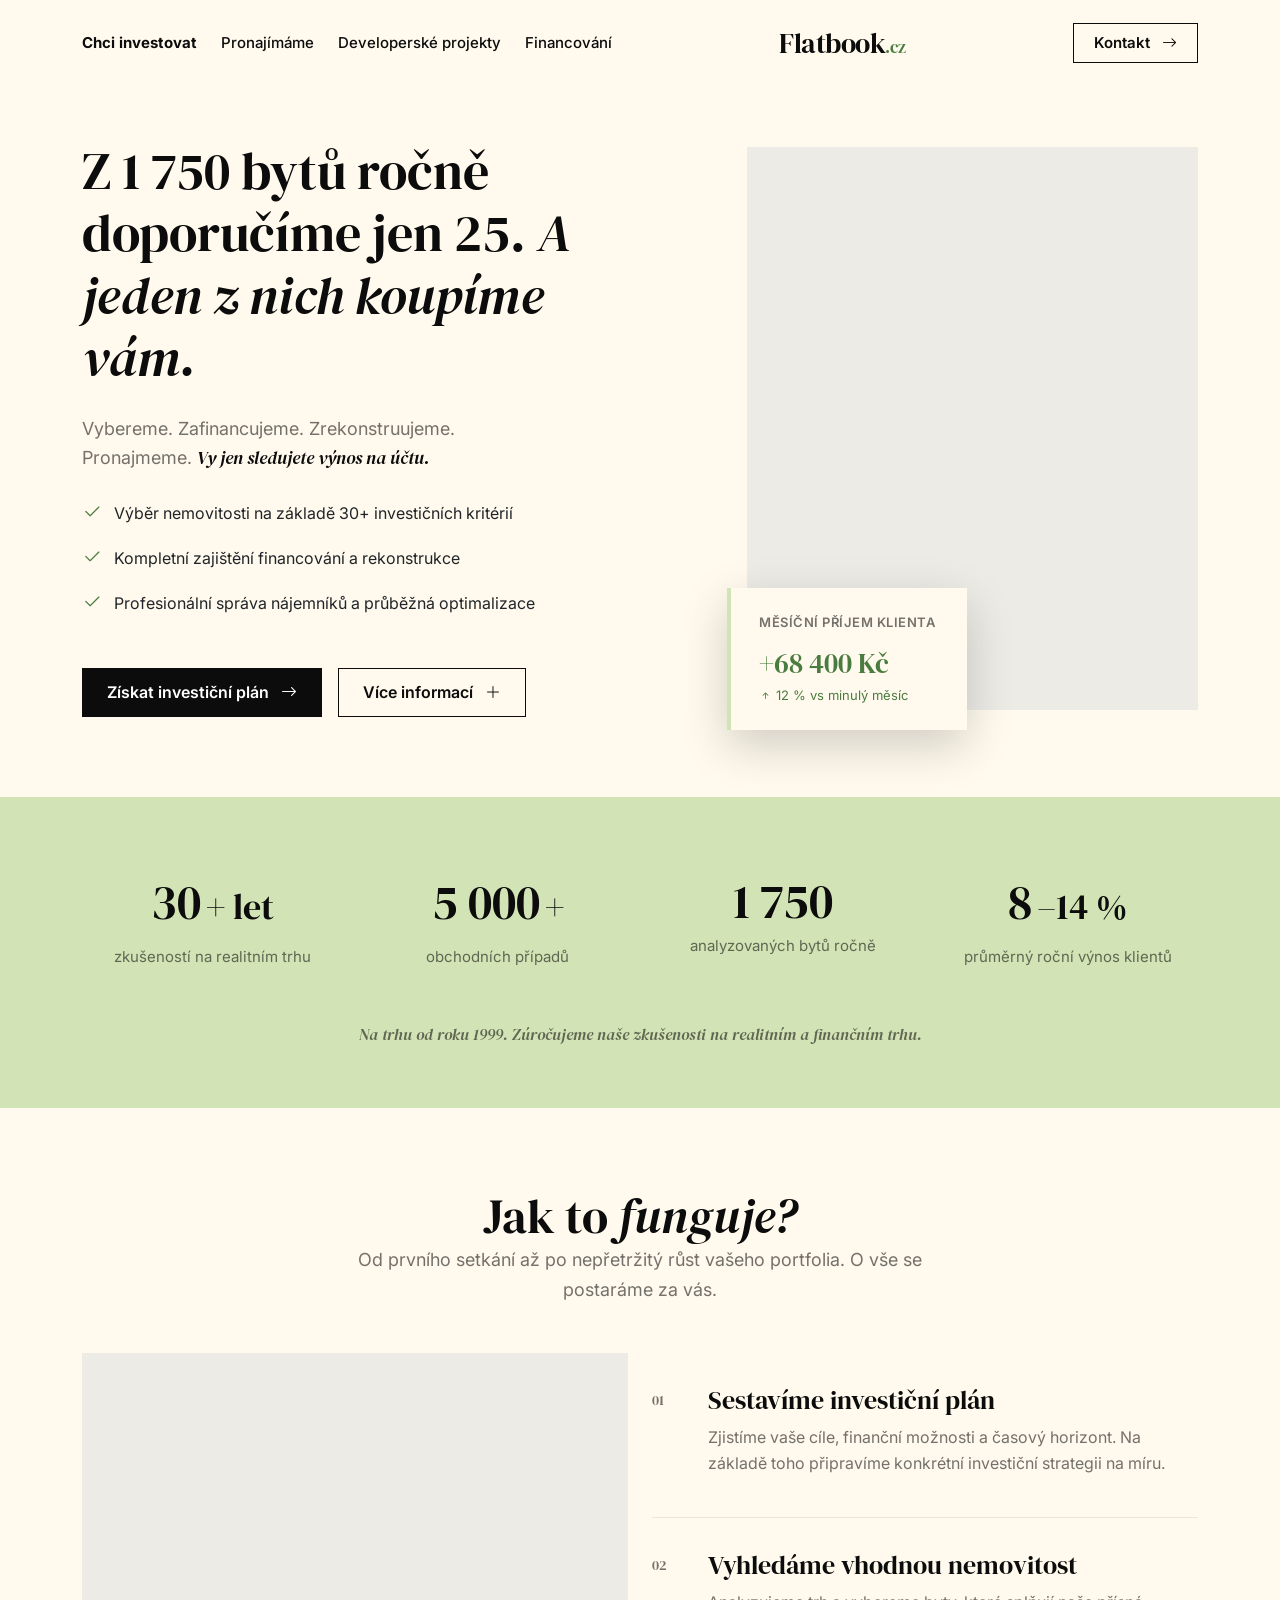
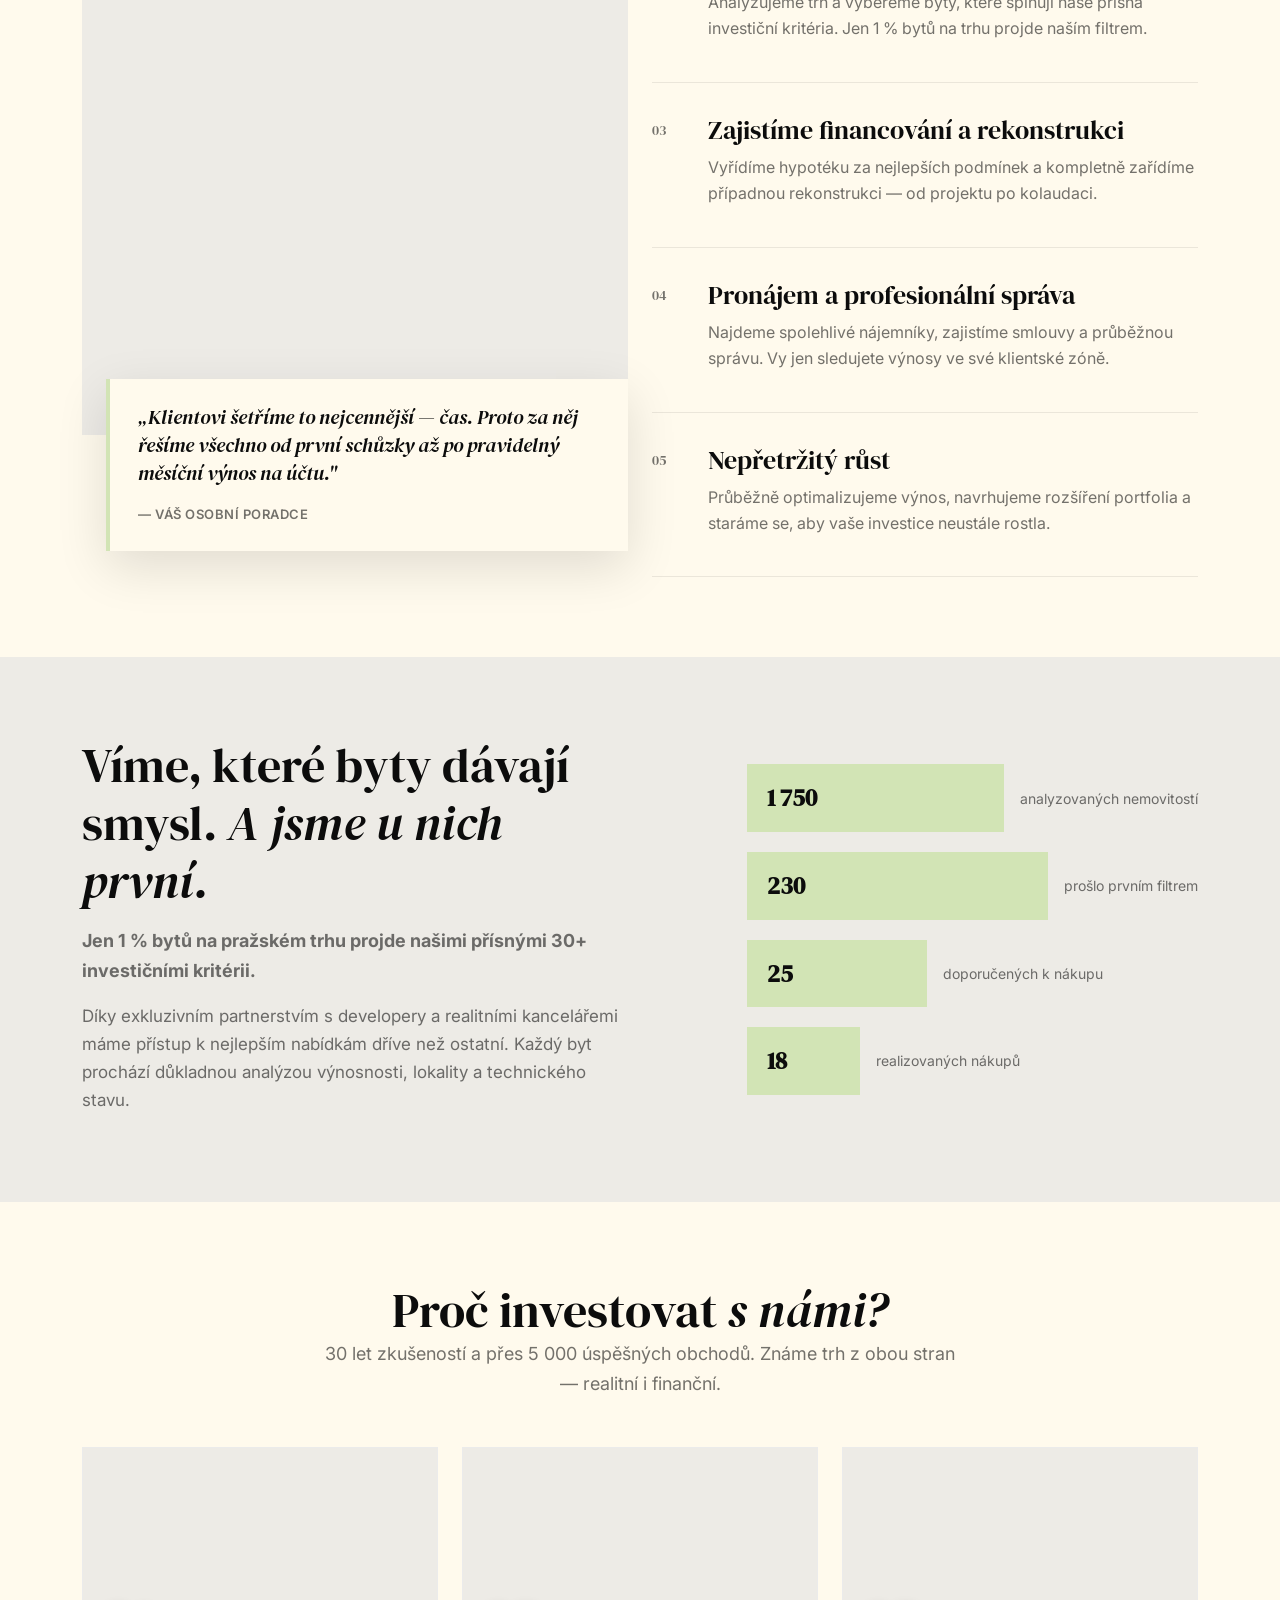
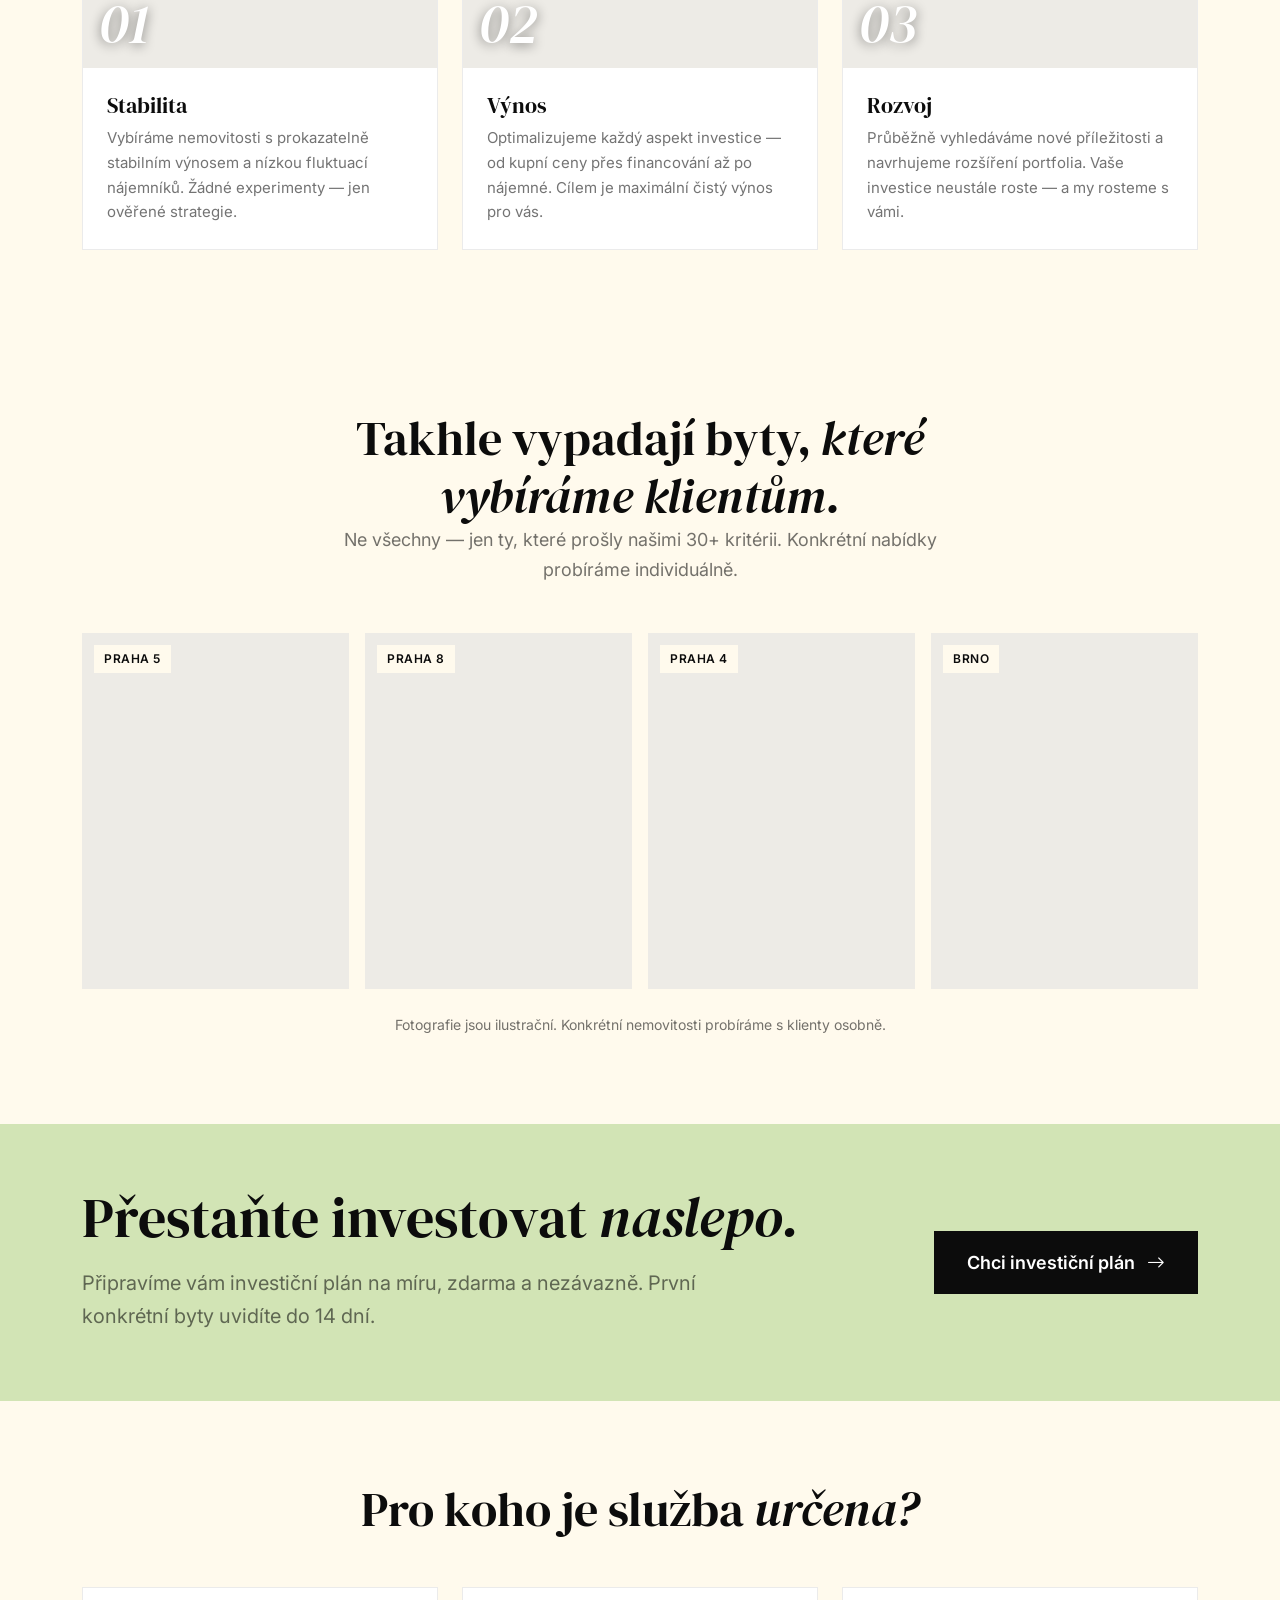
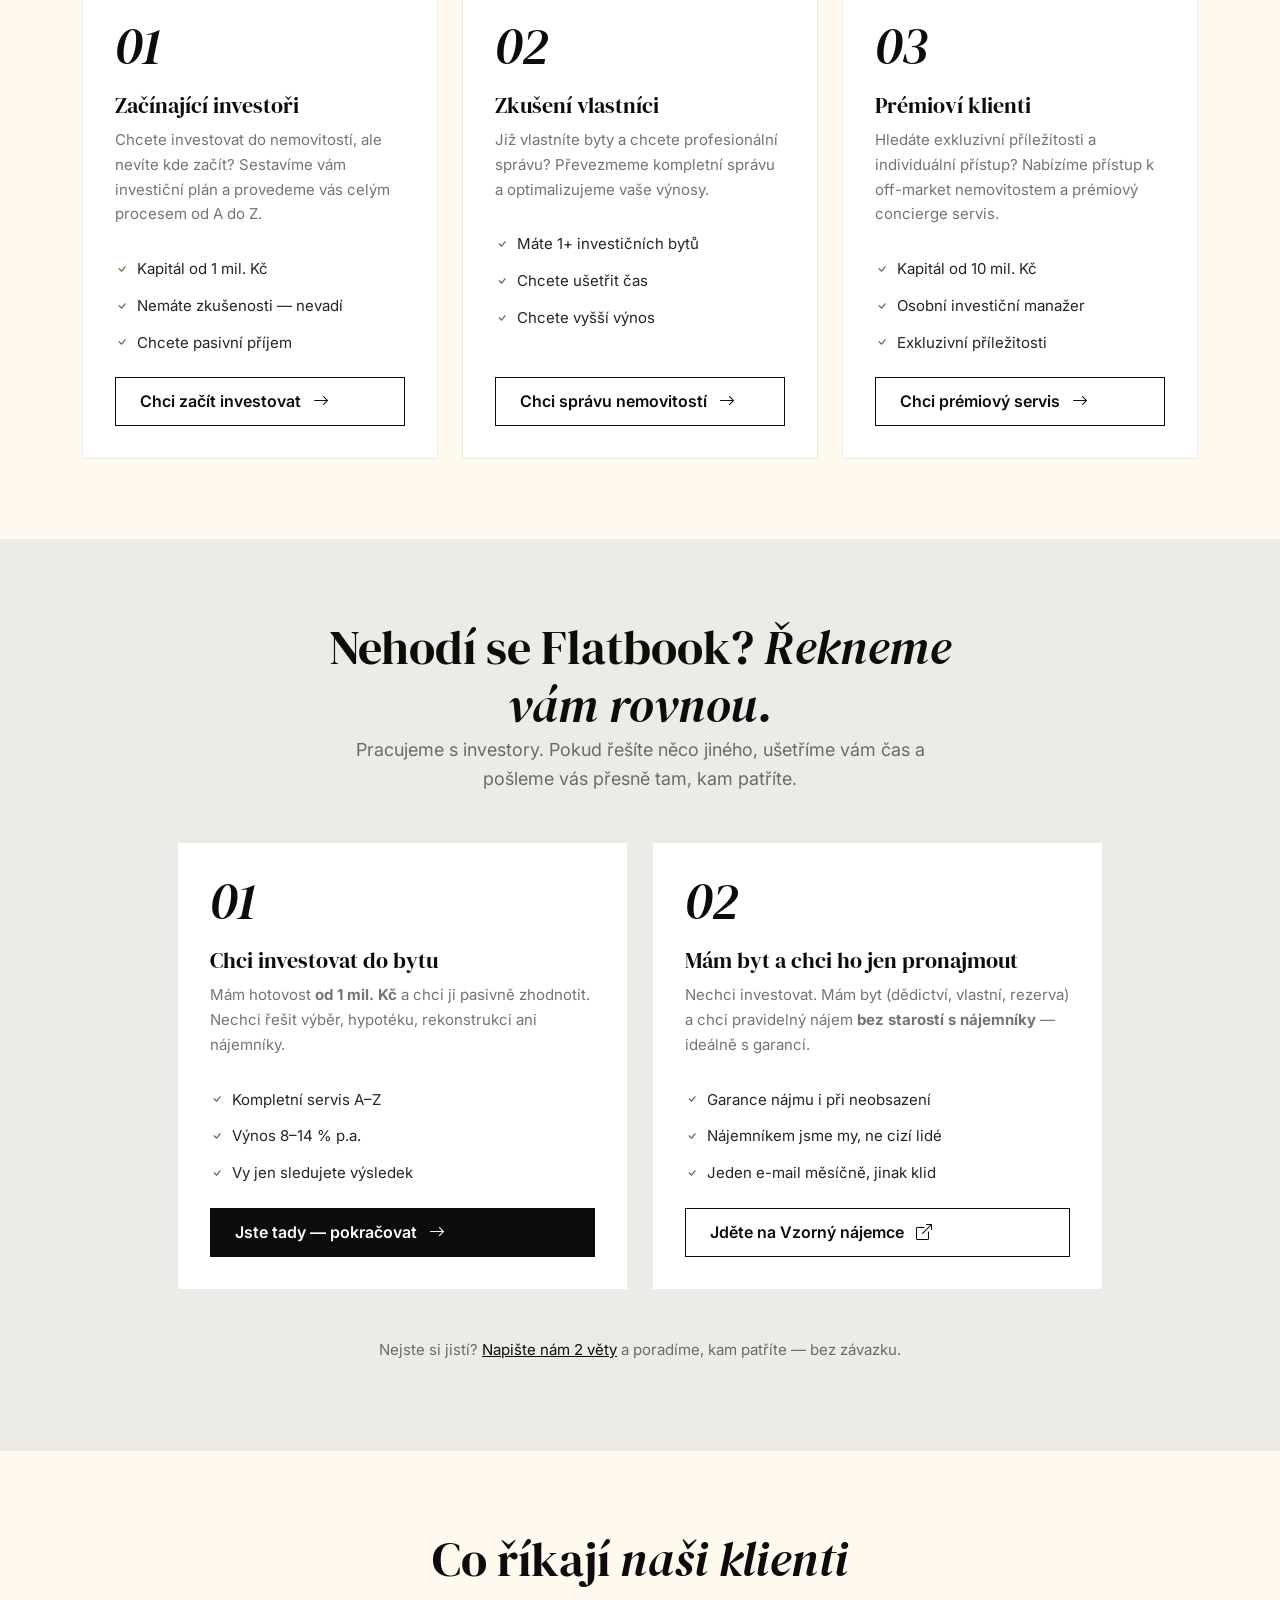
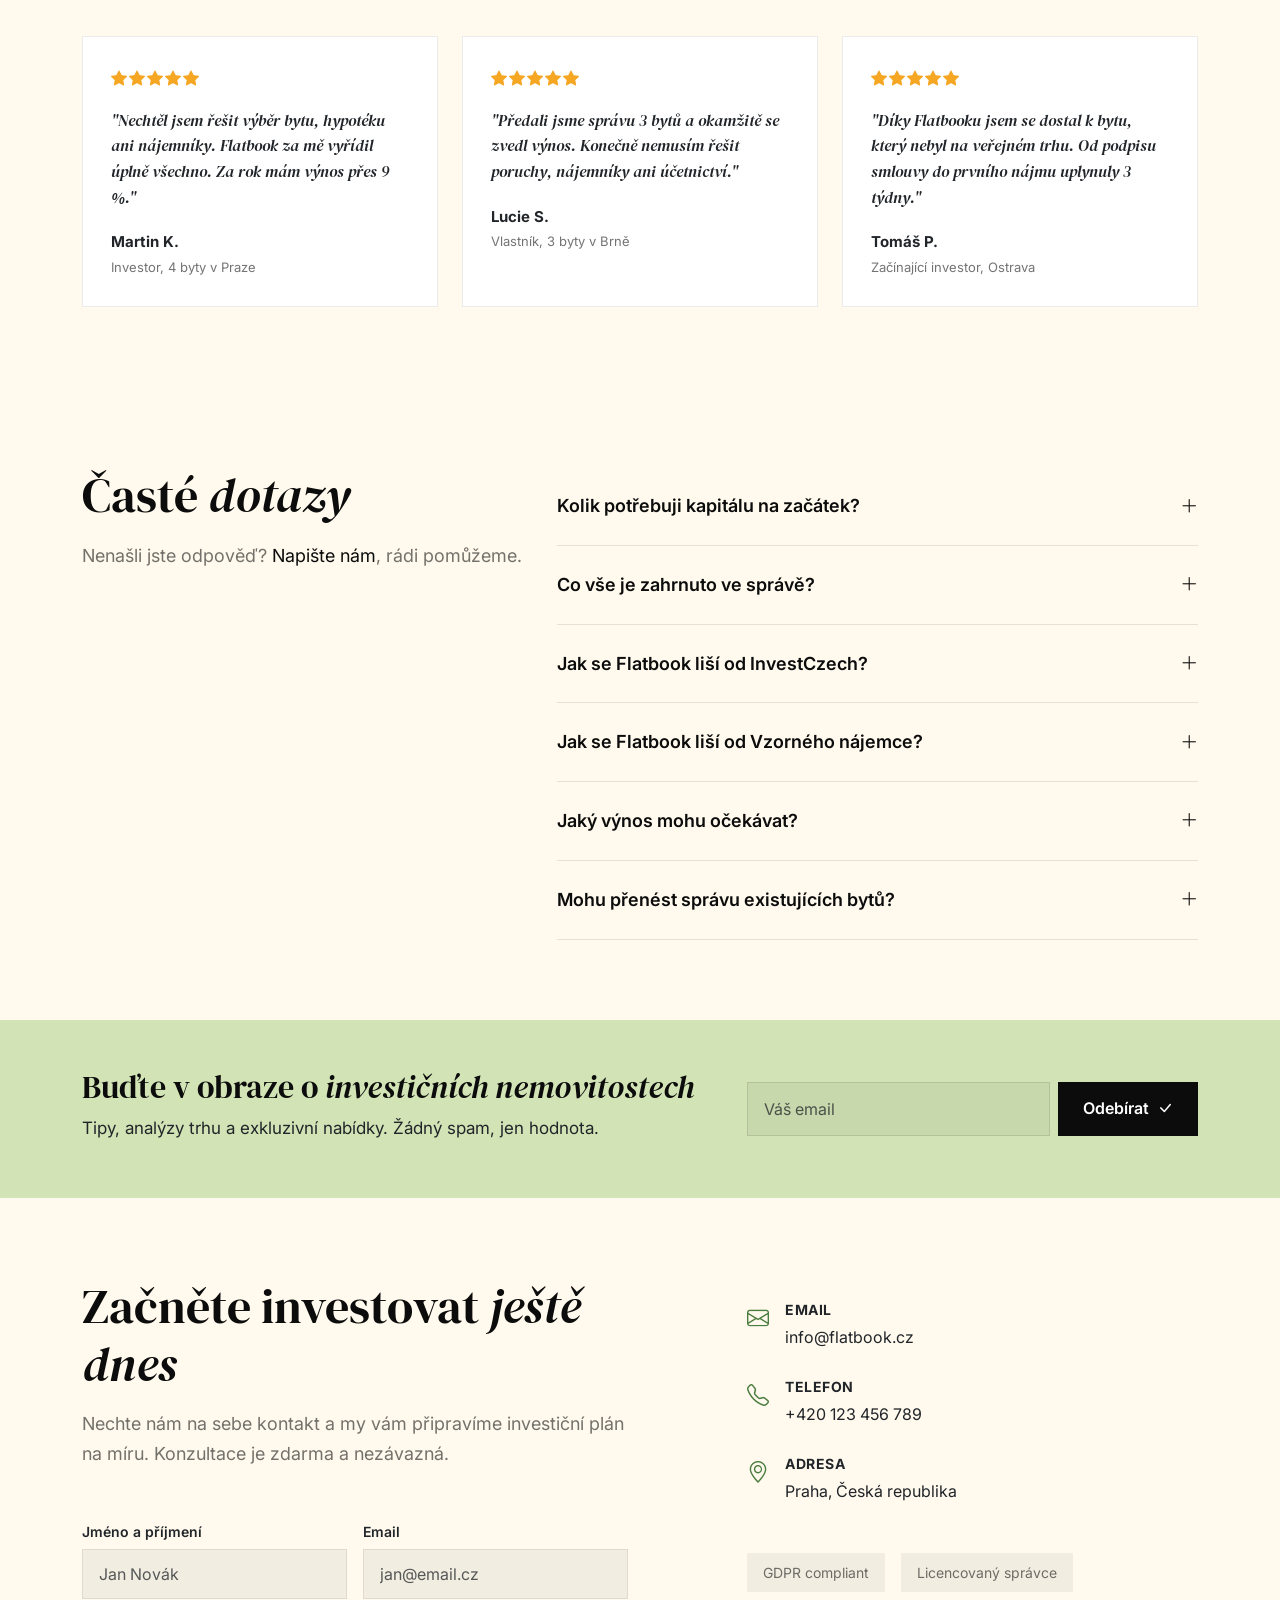
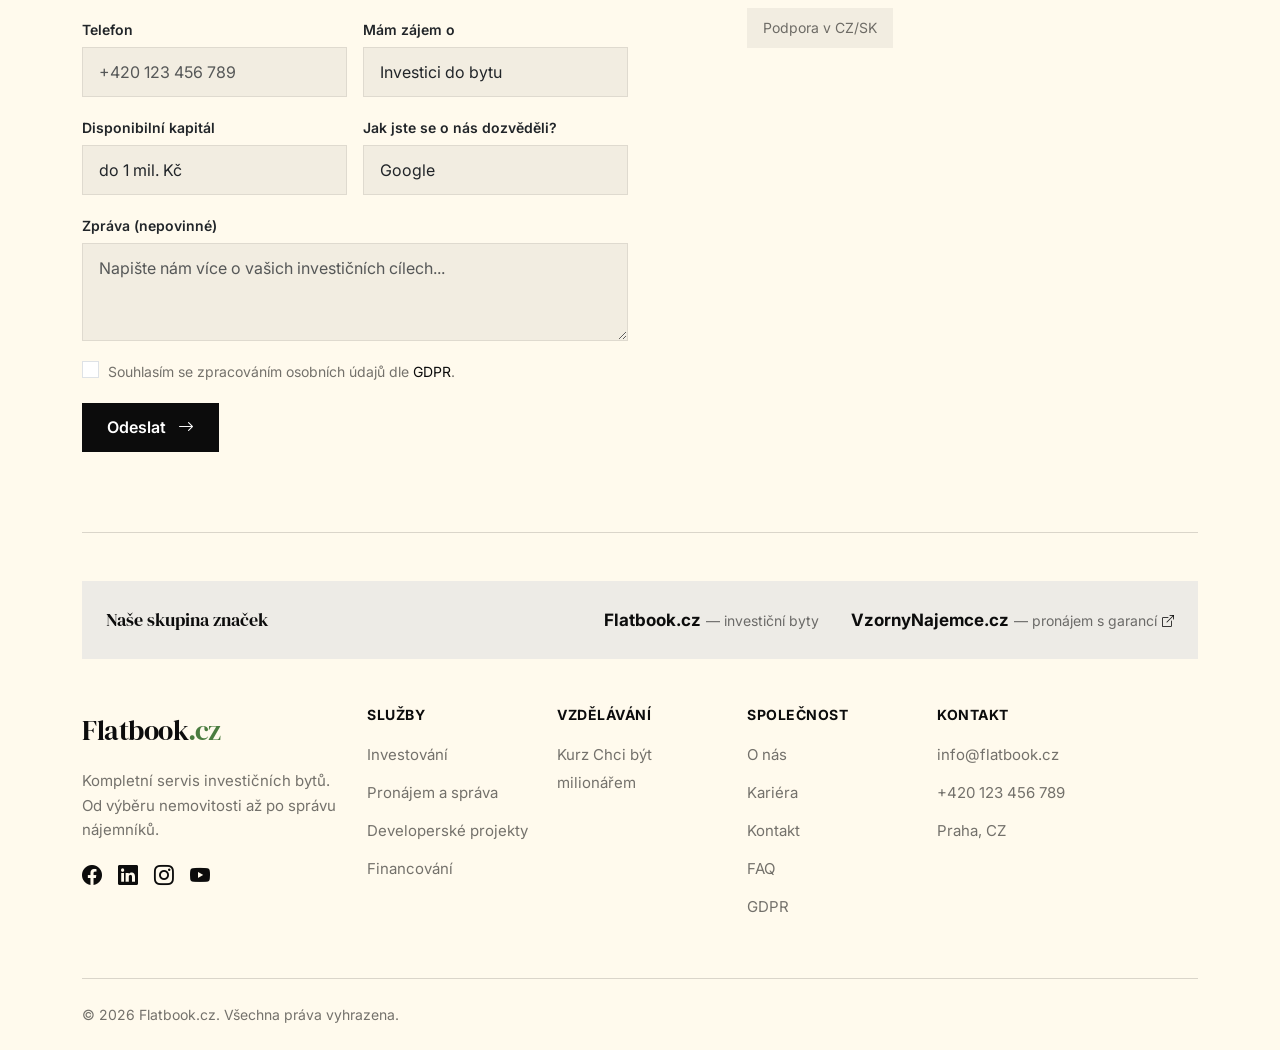
<file: index.html>
<!DOCTYPE html>
<html lang="cs">
<head>
  <meta charset="UTF-8">
  <meta name="viewport" content="width=device-width, initial-scale=1.0">
  <title>Flatbook.cz — Kompletní servis investičních bytů</title>
  <meta name="description" content="Flatbook.cz vyřídí vše od koupě až po správu vašeho investičního bytu. Vy jen sledujete výnos.">
  <meta name="robots" content="index, follow">
  <link rel="canonical" href="https://flatbook.cz/">

  <!-- Open Graph -->
  <meta property="og:type" content="website">
  <meta property="og:url" content="https://flatbook.cz/">
  <meta property="og:title" content="Flatbook.cz — Kompletní servis investičních bytů">
  <meta property="og:description" content="Flatbook.cz vyřídí vše od koupě až po správu vašeho investičního bytu. Vy jen sledujete výnos.">
  <meta property="og:image" content="https://flatbook.cz/img/og-default.jpg">
  <meta property="og:locale" content="cs_CZ">
  <meta property="og:site_name" content="Flatbook.cz">

  <!-- Twitter Card -->
  <meta name="twitter:card" content="summary_large_image">
  <meta name="twitter:title" content="Flatbook.cz — Kompletní servis investičních bytů">
  <meta name="twitter:description" content="Flatbook.cz vyřídí vše od koupě až po správu vašeho investičního bytu. Vy jen sledujete výnos.">
  <meta name="twitter:image" content="https://flatbook.cz/img/og-default.jpg">

  <!-- Favicon & Manifest -->
  <link rel="icon" href="/favicon.svg" type="image/svg+xml">
  <link rel="apple-touch-icon" href="/apple-touch-icon.png">
  <link rel="manifest" href="/manifest.json">
  <meta name="theme-color" content="#FFFAED">

  <!-- Google Tag Manager — NAHRAĎTE GTM-XXXXXXX VAŠÍM GTM ID -->
  <!--
  <script>(function(w,d,s,l,i){w[l]=w[l]||[];w[l].push({'gtm.start':
  new Date().getTime(),event:'gtm.js'});var f=d.getElementsByTagName(s)[0],
  j=d.createElement(s),dl=l!='dataLayer'?'&l='+l:'';j.async=true;j.src=
  'https://www.googletagmanager.com/gtm.js?id='+i+dl;f.parentNode.insertBefore(j,f);
  })(window,document,'script','dataLayer','GTM-XXXXXXX');</script>
  -->

  <!-- Google Search Console — NAHRAĎTE content VAŠÍM VERIFIKAČNÍM KÓDEM -->
  <!-- <meta name="google-site-verification" content="VÁŠE_VERIFIKACE"> -->

  <!-- Structured Data -->
  <script type="application/ld+json">
  {
    "@context": "https://schema.org",
    "@graph": [
      {
        "@type": "Organization",
        "@id": "https://flatbook.cz/#organization",
        "name": "Flatbook.cz",
        "url": "https://flatbook.cz",
        "logo": "https://flatbook.cz/favicon.svg",
        "description": "Kompletní servis investičních bytů. Od výběru nemovitosti až po správu nájemníků.",
        "foundingDate": "1999",
        "address": {
          "@type": "PostalAddress",
          "addressLocality": "Praha",
          "addressCountry": "CZ"
        },
        "contactPoint": {
          "@type": "ContactPoint",
          "telephone": "+420123456789",
          "email": "info@flatbook.cz",
          "contactType": "customer service",
          "availableLanguage": "Czech"
        },
        "sameAs": []
      },
      {
        "@type": "WebSite",
        "@id": "https://flatbook.cz/#website",
        "url": "https://flatbook.cz",
        "name": "Flatbook.cz",
        "publisher": { "@id": "https://flatbook.cz/#organization" },
        "inLanguage": "cs"
      },
      {
        "@type": "WebPage",
        "@id": "https://flatbook.cz/",
        "url": "https://flatbook.cz/",
        "name": "Flatbook.cz — Kompletní servis investičních bytů",
        "description": "Flatbook.cz vyřídí vše od koupě až po správu vašeho investičního bytu. Vy jen sledujete výnos.",
        "isPartOf": { "@id": "https://flatbook.cz/#website" },
        "about": { "@id": "https://flatbook.cz/#organization" },
        "inLanguage": "cs"
      },
      {
        "@type": "LocalBusiness",
        "name": "Flatbook.cz",
        "image": "https://flatbook.cz/img/og-default.jpg",
        "url": "https://flatbook.cz",
        "telephone": "+420123456789",
        "email": "info@flatbook.cz",
        "address": {
          "@type": "PostalAddress",
          "addressLocality": "Praha",
          "addressCountry": "CZ"
        },
        "priceRange": "$$"
      },
      {
        "@type": "BreadcrumbList",
        "itemListElement": [
          { "@type": "ListItem", "position": 1, "name": "Chci investovat", "item": "https://flatbook.cz/" }
        ]
      }
    ]
  }
  </script>

  <!-- Bootstrap 5 -->
  <link href="https://cdn.jsdelivr.net/npm/bootstrap@5.3.3/dist/css/bootstrap.min.css" rel="stylesheet">
  <!-- Bootstrap Icons -->
  <link href="https://cdn.jsdelivr.net/npm/bootstrap-icons@1.11.3/font/bootstrap-icons.min.css" rel="stylesheet">
  <!-- Google Fonts -->
  <link rel="preconnect" href="https://fonts.googleapis.com">
  <link rel="preconnect" href="https://fonts.gstatic.com" crossorigin>
  <link href="https://fonts.googleapis.com/css2?family=DM+Serif+Display:ital@0;1&family=Inter:wght@400;500;600;700&display=swap" rel="stylesheet">

  <link rel="stylesheet" href="css/style.css">
</head>
<body data-page="index">

  <!-- ========== HEADER ========== -->
  <div id="site-header"></div>
  <script src="js/header.js"></script>

  <!-- ========== HERO ========== -->
  <section class="hero bg-walls" id="hero">
    <div class="container">
      <div class="row align-items-center">
        <div class="col-lg-6">
          <h1>
            Z 1 750 bytů ročně doporučíme jen 25. <em>A jeden z nich koupíme vám.</em>
          </h1>
          <p class="hero-sub mt-4">
            Vybereme. Zafinancujeme. Zrekonstruujeme. Pronajmeme. <em>Vy jen sledujete výnos na účtu.</em>
          </p>
          <div class="hero-checks mt-4">
            <div class="check-item">
              <i class="bi bi-check2"></i>
              <span>Výběr nemovitosti na základě 30+ investičních kritérií</span>
            </div>
            <div class="check-item">
              <i class="bi bi-check2"></i>
              <span>Kompletní zajištění financování a rekonstrukce</span>
            </div>
            <div class="check-item">
              <i class="bi bi-check2"></i>
              <span>Profesionální správa nájemníků a průběžná optimalizace</span>
            </div>
          </div>
          <div class="hero-ctas mt-5 d-flex flex-wrap gap-3">
            <a href="#kontakt" class="btn btn-primary-dark">
              Získat investiční plán <i class="bi bi-arrow-right ms-2"></i>
            </a>
            <a href="#jak-to-funguje" class="btn btn-outline-dark">
              Více informací <i class="bi bi-plus-lg ms-2"></i>
            </a>
          </div>
        </div>
        <div class="col-lg-5 offset-lg-1 mt-5 mt-lg-0">
          <div class="hero-visual">
            <div class="hero-photo" style="background-image: url('https://images.unsplash.com/photo-1502672260266-1c1ef2d93688?w=1400&q=80&auto=format&fit=crop');"></div>
            <div class="hero-card-overlay">
              <div class="card-header-mini">Měsíční příjem klienta</div>
              <div class="card-big-number">+68 400 Kč</div>
              <div class="card-trend"><i class="bi bi-arrow-up-short"></i> 12 % vs minulý měsíc</div>
            </div>
          </div>
        </div>
      </div>
    </div>
  </section>

  <!-- ========== USP / STATISTIKY ========== -->
  <section class="usp bg-limet" id="usp">
    <div class="container">
      <div class="row">
        <div class="col-6 col-lg-3">
          <div class="usp-item">
            <span class="usp-number" data-target="30">0</span>
            <span class="usp-plus">+ let</span>
            <p class="usp-label">zkušeností na realitním trhu</p>
          </div>
        </div>
        <div class="col-6 col-lg-3">
          <div class="usp-item">
            <span class="usp-number" data-target="5000">0</span>
            <span class="usp-plus">+</span>
            <p class="usp-label">obchodních případů</p>
          </div>
        </div>
        <div class="col-6 col-lg-3">
          <div class="usp-item">
            <span class="usp-number" data-target="1750">0</span>
            <p class="usp-label">analyzovaných bytů ročně</p>
          </div>
        </div>
        <div class="col-6 col-lg-3">
          <div class="usp-item">
            <span class="usp-number" data-target="8">0</span>
            <span class="usp-plus">–14 %</span>
            <p class="usp-label">průměrný roční výnos klientů</p>
          </div>
        </div>
      </div>
      <div class="usp-tagline mt-4 text-center">
        <p>Na trhu od roku 1999. Zúročujeme naše zkušenosti na realitním a finančním trhu.</p>
      </div>
    </div>
  </section>

  <!-- ========== JAK TO FUNGUJE ========== -->
  <section class="process bg-walls pt-section pb-section" id="jak-to-funguje">
    <div class="container">
      <div class="section-header text-center mb-5">
        <h2>Jak to <em>funguje?</em></h2>
        <p class="section-sub">Od prvního setkání až po nepřetržitý růst vašeho portfolia. O vše se postaráme za vás.</p>
      </div>
      <div class="row">
        <div class="col-lg-6">
          <div class="process-visual">
            <div class="process-photo" style="background-image: url('https://images.unsplash.com/photo-1568602471122-7832951cc4c5?w=1200&q=80&auto=format&fit=crop');"></div>
            <div class="process-quote">
              <p>„Klientovi šetříme to nejcennější — čas. Proto za něj řešíme všechno od první schůzky až po pravidelný měsíční výnos na účtu."</p>
              <span class="quote-author">— Váš osobní poradce</span>
            </div>
          </div>
        </div>
        <div class="col-lg-6">
          <div class="process-steps">
            <div class="step-item">
              <div class="step-number">01</div>
              <div class="step-content">
                <h3>Sestavíme investiční plán</h3>
                <p>Zjistíme vaše cíle, finanční možnosti a časový horizont. Na základě toho připravíme konkrétní investiční strategii na míru.</p>
              </div>
            </div>
            <div class="step-item">
              <div class="step-number">02</div>
              <div class="step-content">
                <h3>Vyhledáme vhodnou nemovitost</h3>
                <p>Analyzujeme trh a vybereme byty, které splňují naše přísná investiční kritéria. Jen 1 % bytů na trhu projde naším filtrem.</p>
              </div>
            </div>
            <div class="step-item">
              <div class="step-number">03</div>
              <div class="step-content">
                <h3>Zajistíme financování a rekonstrukci</h3>
                <p>Vyřídíme hypotéku za nejlepších podmínek a kompletně zařídíme případnou rekonstrukci — od projektu po kolaudaci.</p>
              </div>
            </div>
            <div class="step-item">
              <div class="step-number">04</div>
              <div class="step-content">
                <h3>Pronájem a profesionální správa</h3>
                <p>Najdeme spolehlivé nájemníky, zajistíme smlouvy a průběžnou správu. Vy jen sledujete výnosy ve své klientské zóně.</p>
              </div>
            </div>
            <div class="step-item">
              <div class="step-number">05</div>
              <div class="step-content">
                <h3>Nepřetržitý růst</h3>
                <p>Průběžně optimalizujeme výnos, navrhujeme rozšíření portfolia a staráme se, aby vaše investice neustále rostla.</p>
              </div>
            </div>
          </div>
        </div>
      </div>
    </div>
  </section>

  <!-- ========== FILTRAČNÍ TRYCHTÝŘ ========== -->
  <section class="funnel bg-chair pt-section pb-section" id="sluzby">
    <div class="container">
      <div class="row align-items-center">
        <div class="col-lg-6">
          <h2>Víme, které byty dávají smysl. <em>A jsme u nich první.</em></h2>
          <p class="section-sub mt-3"><strong>Jen 1 % bytů na pražském trhu projde našimi přísnými 30+ investičními kritérii.</strong></p>
          <p class="mt-3" style="color: var(--color-muted);">Díky exkluzivním partnerstvím s developery a realitními kancelářemi máme přístup k nejlepším nabídkám dříve než ostatní. Každý byt prochází důkladnou analýzou výnosnosti, lokality a technického stavu.</p>
        </div>
        <div class="col-lg-5 offset-lg-1 mt-5 mt-lg-0">
          <div class="funnel-bars">
            <div class="funnel-step">
              <div class="funnel-bar" style="width: 100%;">
                <span class="funnel-number">1 750</span>
              </div>
              <span class="funnel-label">analyzovaných nemovitostí</span>
            </div>
            <div class="funnel-step">
              <div class="funnel-bar" style="width: 70%;">
                <span class="funnel-number">230</span>
              </div>
              <span class="funnel-label">prošlo prvním filtrem</span>
            </div>
            <div class="funnel-step">
              <div class="funnel-bar" style="width: 40%;">
                <span class="funnel-number">25</span>
              </div>
              <span class="funnel-label">doporučených k nákupu</span>
            </div>
            <div class="funnel-step">
              <div class="funnel-bar" style="width: 25%;">
                <span class="funnel-number">18</span>
              </div>
              <span class="funnel-label">realizovaných nákupů</span>
            </div>
          </div>
        </div>
      </div>
    </div>
  </section>

  <!-- ========== PROČ FLATBOOK ========== -->
  <section class="why bg-walls pt-section pb-section" id="vysledky">
    <div class="container">
      <div class="section-header text-center mb-5">
        <h2>Proč investovat <em>s námi?</em></h2>
        <p class="section-sub">30 let zkušeností a přes 5 000 úspěšných obchodů. Známe trh z obou stran — realitní i finanční.</p>
      </div>
      <div class="row g-4">
        <div class="col-md-4">
          <div class="result-card">
            <div class="result-img" style="background-image: url('https://images.unsplash.com/photo-1493809842364-78817add7ffb?w=900&q=80&auto=format&fit=crop');"><span class="result-img-num">01</span></div>
            <div class="result-body">
              <h3>Stabilita</h3>
              <p>Vybíráme nemovitosti s prokazatelně stabilním výnosem a nízkou fluktuací nájemníků. Žádné experimenty — jen ověřené strategie.</p>
            </div>
          </div>
        </div>
        <div class="col-md-4">
          <div class="result-card">
            <div class="result-img" style="background-image: url('https://images.unsplash.com/photo-1554995207-c18c203602cb?w=900&q=80&auto=format&fit=crop');"><span class="result-img-num">02</span></div>
            <div class="result-body">
              <h3>Výnos</h3>
              <p>Optimalizujeme každý aspekt investice — od kupní ceny přes financování až po nájemné. Cílem je maximální čistý výnos pro vás.</p>
            </div>
          </div>
        </div>
        <div class="col-md-4">
          <div class="result-card">
            <div class="result-img" style="background-image: url('https://images.unsplash.com/photo-1560448204-e02f11c3d0e2?w=900&q=80&auto=format&fit=crop');"><span class="result-img-num">03</span></div>
            <div class="result-body">
              <h3>Rozvoj</h3>
              <p>Průběžně vyhledáváme nové příležitosti a navrhujeme rozšíření portfolia. Vaše investice neustále roste — a my rosteme s vámi.</p>
            </div>
          </div>
        </div>
      </div>
    </div>
  </section>

  <!-- ========== GALERIE / VYBÍRÁME PRO VÁS ========== -->
  <section class="gallery bg-walls pt-section pb-section" id="vyber">
    <div class="container">
      <div class="section-header text-center mb-5">
        <h2>Takhle vypadají byty, <em>které vybíráme klientům.</em></h2>
        <p class="section-sub">Ne všechny — jen ty, které prošly našimi 30+ kritérii. Konkrétní nabídky probíráme individuálně.</p>
      </div>
      <div class="gallery-grid">
        <div class="gallery-item" style="background-image: url('https://images.unsplash.com/photo-1522708323590-d24dbb6b0267?w=900&q=80&auto=format&fit=crop');">
          <span class="gallery-tag">Praha 5</span>
        </div>
        <div class="gallery-item" style="background-image: url('https://images.unsplash.com/photo-1522444195799-478538b28823?w=900&q=80&auto=format&fit=crop');">
          <span class="gallery-tag">Praha 8</span>
        </div>
        <div class="gallery-item" style="background-image: url('https://images.unsplash.com/photo-1502672023488-70e25813eb80?w=900&q=80&auto=format&fit=crop');">
          <span class="gallery-tag">Praha 4</span>
        </div>
        <div class="gallery-item" style="background-image: url('https://images.unsplash.com/photo-1615873968403-89e068629265?w=900&q=80&auto=format&fit=crop');">
          <span class="gallery-tag">Brno</span>
        </div>
      </div>
      <p class="text-center mt-4" style="color: var(--color-muted); font-size: 14px;">
        Fotografie jsou ilustrační. Konkrétní nemovitosti probíráme s klienty osobně.
      </p>
    </div>
  </section>

  <!-- ========== ZELENÝ CTA BANNER ========== -->
  <section class="cta-banner bg-limet">
    <div class="container">
      <div class="row align-items-center">
        <div class="col-lg-8">
          <h2 style="font-size: clamp(36px, 5vw, 56px);">Přestaňte investovat <em>naslepo.</em></h2>
          <p class="mt-3" style="font-size: 20px; max-width: 620px;">Připravíme vám investiční plán na míru, zdarma a nezávazně. První konkrétní byty uvidíte do 14 dní.</p>
        </div>
        <div class="col-lg-4 text-lg-end mt-4 mt-lg-0">
          <a href="#kontakt" class="btn btn-primary-dark" style="padding: 20px 32px; font-size: 18px;">
            Chci investiční plán <i class="bi bi-arrow-right ms-2"></i>
          </a>
        </div>
      </div>
    </div>
  </section>

  <!-- ========== PRO KOHO ========== -->
  <section class="audience bg-walls pt-section pb-section" id="pro-koho">
    <div class="container">
      <div class="section-header text-center mb-5">
        <h2>Pro koho je služba <em>určena?</em></h2>
      </div>
      <div class="row g-4">
        <div class="col-md-4">
          <div class="audience-card">
            <div class="audience-icon"><em>01</em></div>
            <h3>Začínající investoři</h3>
            <p>Chcete investovat do nemovitostí, ale nevíte kde začít? Sestavíme vám investiční plán a provedeme vás celým procesem od A do Z.</p>
            <ul class="audience-list">
              <li>Kapitál od 1 mil. Kč</li>
              <li>Nemáte zkušenosti — nevadí</li>
              <li>Chcete pasivní příjem</li>
            </ul>
            <a href="#kontakt" class="btn btn-outline-dark w-100 mt-3">Chci začít investovat <i class="bi bi-arrow-right ms-2"></i></a>
          </div>
        </div>
        <div class="col-md-4">
          <div class="audience-card">
            <div class="audience-icon"><em>02</em></div>
            <h3>Zkušení vlastníci</h3>
            <p>Již vlastníte byty a chcete profesionální správu? Převezmeme kompletní správu a optimalizujeme vaše výnosy.</p>
            <ul class="audience-list">
              <li>Máte 1+ investičních bytů</li>
              <li>Chcete ušetřit čas</li>
              <li>Chcete vyšší výnos</li>
            </ul>
            <a href="#kontakt" class="btn btn-outline-dark w-100 mt-3">Chci správu nemovitostí <i class="bi bi-arrow-right ms-2"></i></a>
          </div>
        </div>
        <div class="col-md-4">
          <div class="audience-card">
            <div class="audience-icon"><em>03</em></div>
            <h3>Prémioví klienti</h3>
            <p>Hledáte exkluzivní příležitosti a individuální přístup? Nabízíme přístup k off-market nemovitostem a prémiový concierge servis.</p>
            <ul class="audience-list">
              <li>Kapitál od 10 mil. Kč</li>
              <li>Osobní investiční manažer</li>
              <li>Exkluzivní příležitosti</li>
            </ul>
            <a href="#kontakt" class="btn btn-outline-dark w-100 mt-3">Chci prémiový servis <i class="bi bi-arrow-right ms-2"></i></a>
          </div>
        </div>
      </div>
    </div>
  </section>

  <!-- ========== EKOSYSTEM / KAM PATRIS ========== -->
  <section class="ecosystem bg-chair pt-section pb-section" id="ekosystem">
    <div class="container">
      <div class="section-header text-center mb-5">
        <h2>Nehodí se Flatbook? <em>Řekneme vám rovnou.</em></h2>
        <p class="section-sub">Pracujeme s investory. Pokud řešíte něco jiného, ušetříme vám čas a pošleme vás přesně tam, kam patříte.</p>
      </div>
      <div class="row g-4 justify-content-center">
        <div class="col-md-6 col-lg-5">
          <div class="audience-card">
            <div class="audience-icon"><em>01</em></div>
            <h3>Chci investovat do bytu</h3>
            <p>Mám hotovost <strong>od 1 mil. Kč</strong> a chci ji pasivně zhodnotit. Nechci řešit výběr, hypotéku, rekonstrukci ani nájemníky.</p>
            <ul class="audience-list">
              <li>Kompletní servis A–Z</li>
              <li>Výnos 8–14 % p.a.</li>
              <li>Vy jen sledujete výsledek</li>
            </ul>
            <a href="#kontakt" class="btn btn-primary-dark w-100 mt-3">Jste tady — pokračovat <i class="bi bi-arrow-right ms-2"></i></a>
          </div>
        </div>
        <div class="col-md-6 col-lg-5">
          <div class="audience-card">
            <div class="audience-icon"><em>02</em></div>
            <h3>Mám byt a chci ho jen pronajmout</h3>
            <p>Nechci investovat. Mám byt (dědictví, vlastní, rezerva) a chci pravidelný nájem <strong>bez starostí s nájemníky</strong> — ideálně s garancí.</p>
            <ul class="audience-list">
              <li>Garance nájmu i při neobsazení</li>
              <li>Nájemníkem jsme my, ne cizí lidé</li>
              <li>Jeden e-mail měsíčně, jinak klid</li>
            </ul>
            <a href="https://vzornynajemce.cz" target="_blank" rel="noopener" class="btn btn-outline-dark w-100 mt-3">Jděte na Vzorný nájemce <i class="bi bi-box-arrow-up-right ms-2"></i></a>
          </div>
        </div>
      </div>
      <p class="text-center mt-5" style="color: var(--color-muted); font-size: 15px;">
        Nejste si jistí? <a href="#kontakt" style="text-decoration: underline;">Napište nám 2 věty</a> a poradíme, kam patříte — bez závazku.
      </p>
    </div>
  </section>

  <!-- ========== RECENZE ========== -->
  <section class="reviews bg-walls pt-section pb-section" id="recenze">
    <div class="container">
      <div class="section-header text-center mb-5">
        <h2>Co říkají <em>naši klienti</em></h2>
      </div>
      <div class="row g-4">
        <div class="col-md-6 col-lg-4">
          <div class="review-card">
            <div class="review-stars">
              <i class="bi bi-star-fill"></i><i class="bi bi-star-fill"></i><i class="bi bi-star-fill"></i><i class="bi bi-star-fill"></i><i class="bi bi-star-fill"></i>
            </div>
            <p class="review-text">"Nechtěl jsem řešit výběr bytu, hypotéku ani nájemníky. Flatbook za mě vyřídil úplně všechno. Za rok mám výnos přes 9 %."</p>
            <div class="review-author">
              <strong>Martin K.</strong>
              <span>Investor, 4 byty v Praze</span>
            </div>
          </div>
        </div>
        <div class="col-md-6 col-lg-4">
          <div class="review-card">
            <div class="review-stars">
              <i class="bi bi-star-fill"></i><i class="bi bi-star-fill"></i><i class="bi bi-star-fill"></i><i class="bi bi-star-fill"></i><i class="bi bi-star-fill"></i>
            </div>
            <p class="review-text">"Předali jsme správu 3 bytů a okamžitě se zvedl výnos. Konečně nemusím řešit poruchy, nájemníky ani účetnictví."</p>
            <div class="review-author">
              <strong>Lucie S.</strong>
              <span>Vlastník, 3 byty v Brně</span>
            </div>
          </div>
        </div>
        <div class="col-md-6 col-lg-4">
          <div class="review-card">
            <div class="review-stars">
              <i class="bi bi-star-fill"></i><i class="bi bi-star-fill"></i><i class="bi bi-star-fill"></i><i class="bi bi-star-fill"></i><i class="bi bi-star-fill"></i>
            </div>
            <p class="review-text">"Díky Flatbooku jsem se dostal k bytu, který nebyl na veřejném trhu. Od podpisu smlouvy do prvního nájmu uplynuly 3 týdny."</p>
            <div class="review-author">
              <strong>Tomáš P.</strong>
              <span>Začínající investor, Ostrava</span>
            </div>
          </div>
        </div>
      </div>
    </div>
  </section>

  <!-- ========== FAQ ========== -->
  <section class="faq bg-walls pt-section pb-section" id="faq">
    <div class="container">
      <div class="row">
        <div class="col-lg-5">
          <h2>Časté <em>dotazy</em></h2>
          <p class="section-sub mt-3">Nenašli jste odpověď? <a href="#kontakt">Napište nám</a>, rádi pomůžeme.</p>
        </div>
        <div class="col-lg-7">
          <div class="faq-list">
            <div class="faq-item">
              <button class="faq-question" aria-expanded="false">
                <span>Kolik potřebuji kapitálu na začátek?</span>
                <i class="bi bi-plus-lg"></i>
              </button>
              <div class="faq-answer">
                <p>Minimální vstupní kapitál je přibližně 1 milion Kč. Zbytek je možné financovat hypotékou, se kterou vám samozřejmě pomůžeme. Přesná částka závisí na zvoleném typu nemovitosti a lokalitě.</p>
              </div>
            </div>
            <div class="faq-item">
              <button class="faq-question" aria-expanded="false">
                <span>Co vše je zahrnuto ve správě?</span>
                <i class="bi bi-plus-lg"></i>
              </button>
              <div class="faq-answer">
                <p>Kompletní správa zahrnuje hledání a prověřování nájemníků, přípravu smluv, přebírání a předávání bytů, řešení poruch a údržby, účetnictví, daňový přehled a průběžnou optimalizaci nájemného.</p>
              </div>
            </div>
            <div class="faq-item">
              <button class="faq-question" aria-expanded="false">
                <span>Jak se Flatbook liší od InvestCzech?</span>
                <i class="bi bi-plus-lg"></i>
              </button>
              <div class="faq-answer">
                <p>InvestCzech se zabývá investováním do nemovitostí více teoreticky a obecně. Flatbook je kompletní servisní platforma — od výběru nemovitosti přes koupi, rekonstrukci, pronájem až po každodenní správu. Neradíme, ale děláme.</p>
              </div>
            </div>
            <div class="faq-item">
              <button class="faq-question" aria-expanded="false">
                <span>Jak se Flatbook liší od Vzorného nájemce?</span>
                <i class="bi bi-plus-lg"></i>
              </button>
              <div class="faq-answer">
                <p><strong>Vzorný nájemce</strong> je pro lidi, kteří už byt mají a chtějí ho jen pronajmout — my si ho od vás pronajmeme my sami a garantujeme nájem i v prázdných měsících. Žádná investice, žádný výběr nemovitosti.</p>
                <p><strong>Flatbook</strong> je pro lidi, kteří chtějí byt teprve <em>koupit jako investici</em>. Vybereme nemovitost, zafinancujeme, zrekonstruujeme, pronajmeme a spravujeme. Kompletní servis od peněz po pasivní příjem.</p>
              </div>
            </div>
            <div class="faq-item">
              <button class="faq-question" aria-expanded="false">
                <span>Jaký výnos mohu očekávat?</span>
                <i class="bi bi-plus-lg"></i>
              </button>
              <div class="faq-answer">
                <p>Průměrný výnos našich klientů je 8–14 % ročně (včetně růstu hodnoty nemovitosti). Konkrétní výnos závisí na lokalitě, typu nemovitosti a výši investice. Přesné číslo vám sdělíme v investičním plánu.</p>
              </div>
            </div>
            <div class="faq-item">
              <button class="faq-question" aria-expanded="false">
                <span>Mohu přenést správu existujících bytů?</span>
                <i class="bi bi-plus-lg"></i>
              </button>
              <div class="faq-answer">
                <p>Ano. Převzetí správy existujícího portfolia je jedna z našich nejčastějších služeb. Provedeme audit aktuálního stavu, navrhneme optimalizace a zajistíme plynulý přechod bez výpadku příjmů.</p>
              </div>
            </div>
          </div>
        </div>
      </div>
    </div>
  </section>

  <!-- ========== NEWSLETTER ========== -->
  <section class="newsletter bg-limet">
    <div class="container">
      <div class="row align-items-center">
        <div class="col-lg-7">
          <h2>Buďte v obraze o <em>investičních nemovitostech</em></h2>
          <p class="mt-2">Tipy, analýzy trhu a exkluzivní nabídky. Žádný spam, jen hodnota.</p>
        </div>
        <div class="col-lg-5 mt-4 mt-lg-0">
          <form class="newsletter-form d-flex gap-2">
            <input type="email" class="form-control" placeholder="Váš email" required>
            <button type="submit" class="btn btn-primary-dark flex-shrink-0">
              Odebírat <i class="bi bi-check-lg ms-1"></i>
            </button>
          </form>
        </div>
      </div>
    </div>
  </section>

  <!-- ========== KONTAKTNÍ FORMULÁŘ ========== -->
  <section class="contact bg-walls pt-section pb-section" id="kontakt">
    <div class="container">
      <div class="row">
        <div class="col-lg-6">
          <h2>Začněte investovat <em>ještě dnes</em></h2>
          <p class="section-sub mt-3">Nechte nám na sebe kontakt a my vám připravíme investiční plán na míru. Konzultace je zdarma a nezávazná.</p>

          <form class="contact-form mt-5">
            <div class="row g-3">
              <div class="col-sm-6">
                <label class="form-label">Jméno a příjmení</label>
                <input type="text" class="form-control" placeholder="Jan Novák" required>
              </div>
              <div class="col-sm-6">
                <label class="form-label">Email</label>
                <input type="email" class="form-control" placeholder="jan@email.cz" required>
              </div>
              <div class="col-sm-6">
                <label class="form-label">Telefon</label>
                <input type="tel" class="form-control" placeholder="+420 123 456 789">
              </div>
              <div class="col-sm-6">
                <label class="form-label">Mám zájem o</label>
                <select class="form-select">
                  <option>Investici do bytu</option>
                  <option>Správu existujícího bytu</option>
                  <option>Financování</option>
                  <option>Prémiový servis</option>
                  <option>Jiné</option>
                </select>
              </div>
              <div class="col-sm-6">
                <label class="form-label">Disponibilní kapitál</label>
                <select class="form-select">
                  <option>do 1 mil. Kč</option>
                  <option>1–3 mil. Kč</option>
                  <option>3–5 mil. Kč</option>
                  <option>5–10 mil. Kč</option>
                  <option>10+ mil. Kč</option>
                </select>
              </div>
              <div class="col-sm-6">
                <label class="form-label">Jak jste se o nás dozvěděli?</label>
                <select class="form-select">
                  <option>Google</option>
                  <option>Doporučení</option>
                  <option>Sociální sítě</option>
                  <option>Podcast / Blog</option>
                  <option>Jiné</option>
                </select>
              </div>
              <div class="col-12">
                <label class="form-label">Zpráva (nepovinné)</label>
                <textarea class="form-control" rows="3" placeholder="Napište nám více o vašich investičních cílech..."></textarea>
              </div>
              <div class="col-12">
                <div class="form-check">
                  <input class="form-check-input" type="checkbox" id="gdpr" required>
                  <label class="form-check-label" for="gdpr">
                    Souhlasím se zpracováním osobních údajů dle <a href="#">GDPR</a>.
                  </label>
                </div>
              </div>
              <div class="col-12">
                <button type="submit" class="btn btn-primary-dark">
                  Odeslat <i class="bi bi-arrow-right ms-2"></i>
                </button>
              </div>
            </div>
          </form>
        </div>
        <div class="col-lg-5 offset-lg-1 mt-5 mt-lg-0">
          <div class="contact-info">
            <div class="contact-info-item">
              <i class="bi bi-envelope"></i>
              <div>
                <strong>Email</strong>
                <a href="mailto:info@flatbook.cz">info@flatbook.cz</a>
              </div>
            </div>
            <div class="contact-info-item">
              <i class="bi bi-telephone"></i>
              <div>
                <strong>Telefon</strong>
                <a href="tel:+420123456789">+420 123 456 789</a>
              </div>
            </div>
            <div class="contact-info-item">
              <i class="bi bi-geo-alt"></i>
              <div>
                <strong>Adresa</strong>
                <span>Praha, Česká republika</span>
              </div>
            </div>
          </div>

          <div class="trust-badges mt-5">
            <div class="trust-item">
              <i class="bi bi-shield-check"></i>
              <span>GDPR compliant</span>
            </div>
            <div class="trust-item">
              <i class="bi bi-award"></i>
              <span>Licencovaný správce</span>
            </div>
            <div class="trust-item">
              <i class="bi bi-headset"></i>
              <span>Podpora v CZ/SK</span>
            </div>
          </div>
        </div>
      </div>
    </div>
  </section>

  <!-- ========== FOOTER ========== -->
  <div id="site-footer"></div>
  <script src="js/footer.js"></script>

  <!-- Bootstrap JS -->
  <script src="https://cdn.jsdelivr.net/npm/bootstrap@5.3.3/dist/js/bootstrap.bundle.min.js"></script>
  <script src="js/main.js"></script>
</body>
</html>
</file>
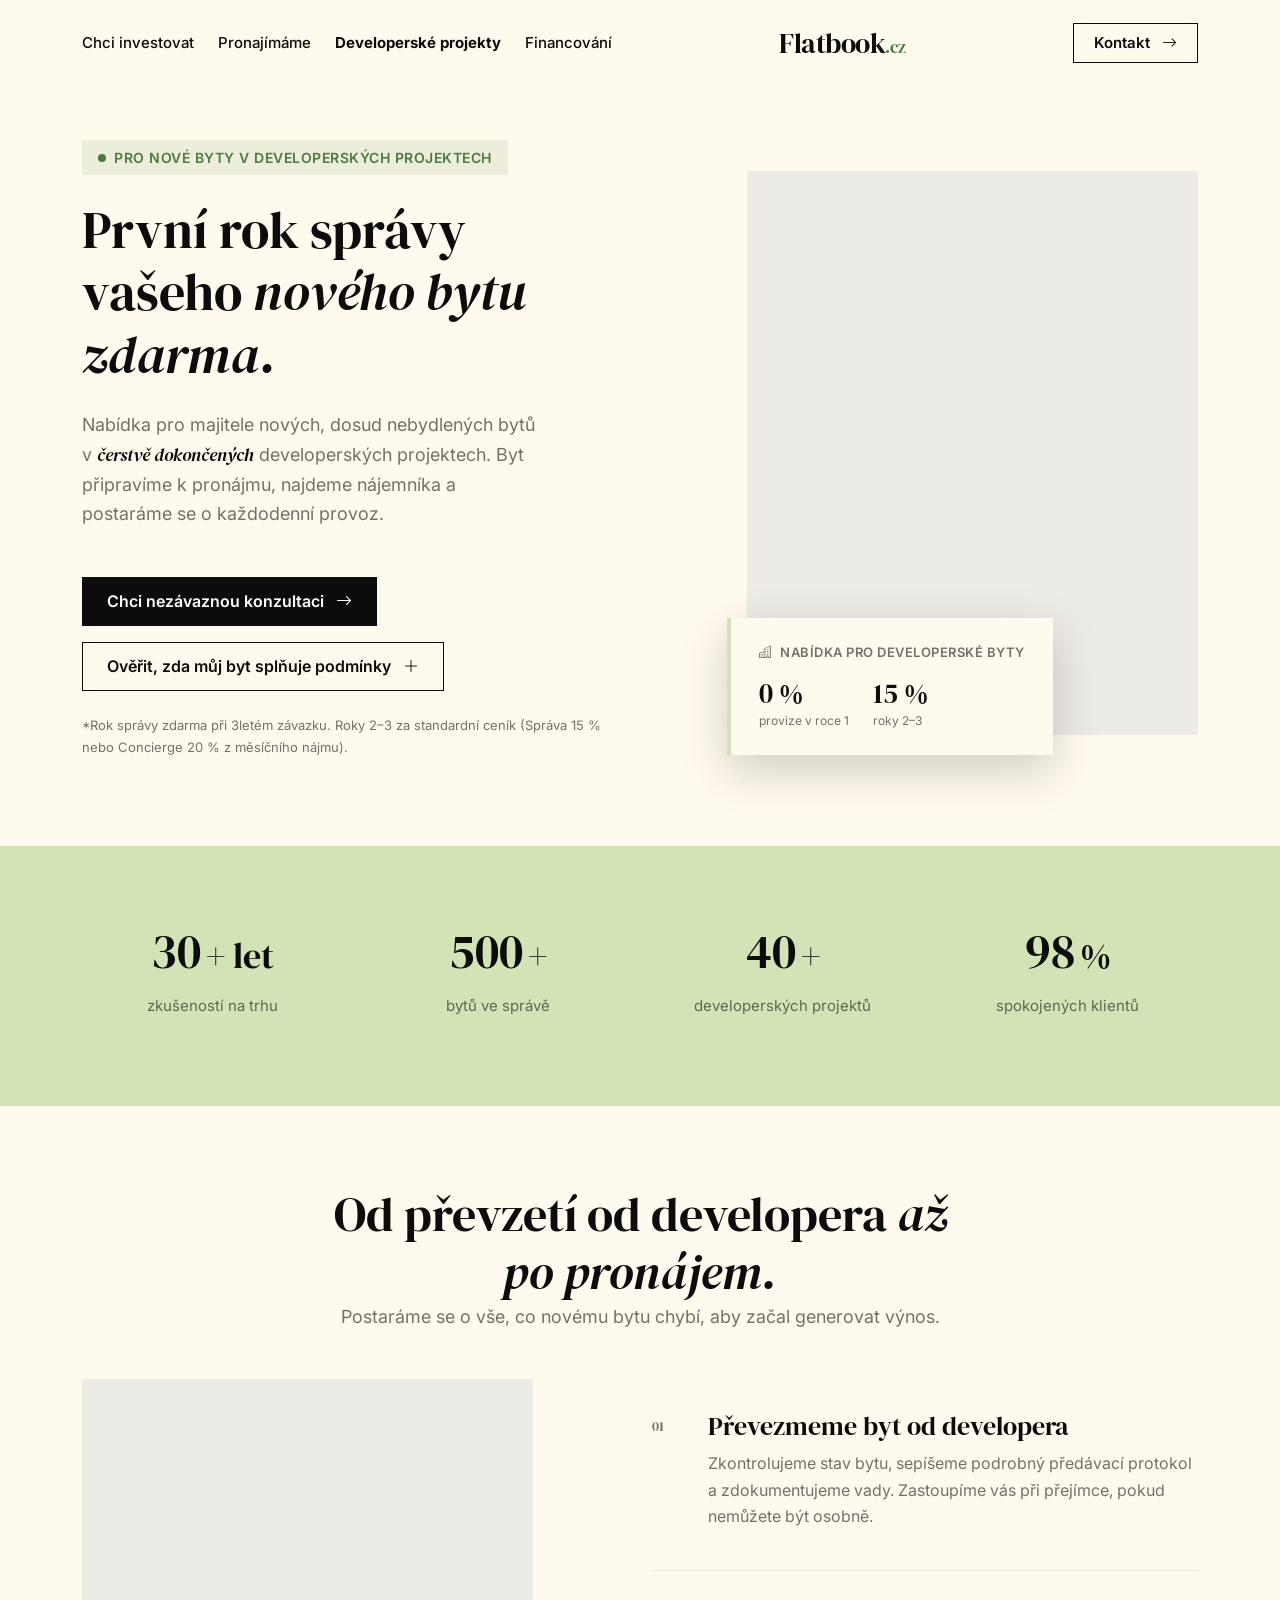
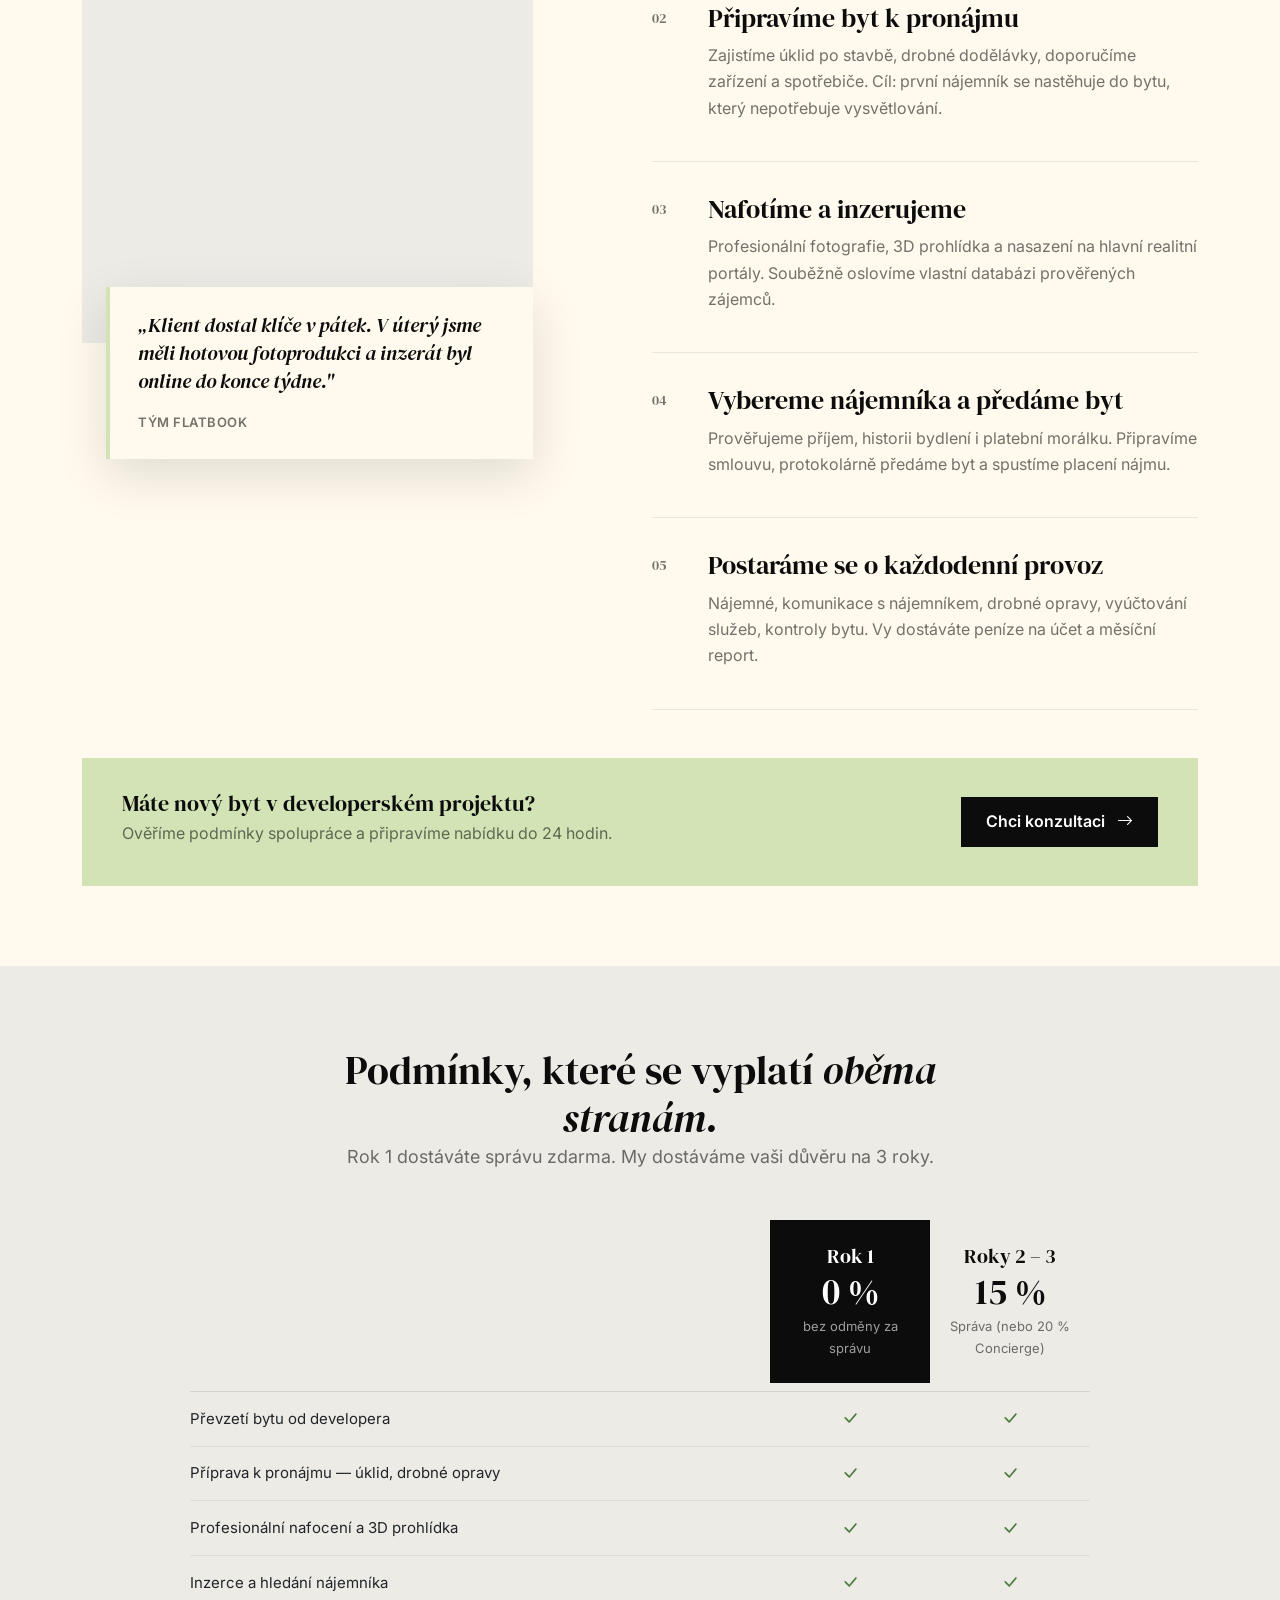
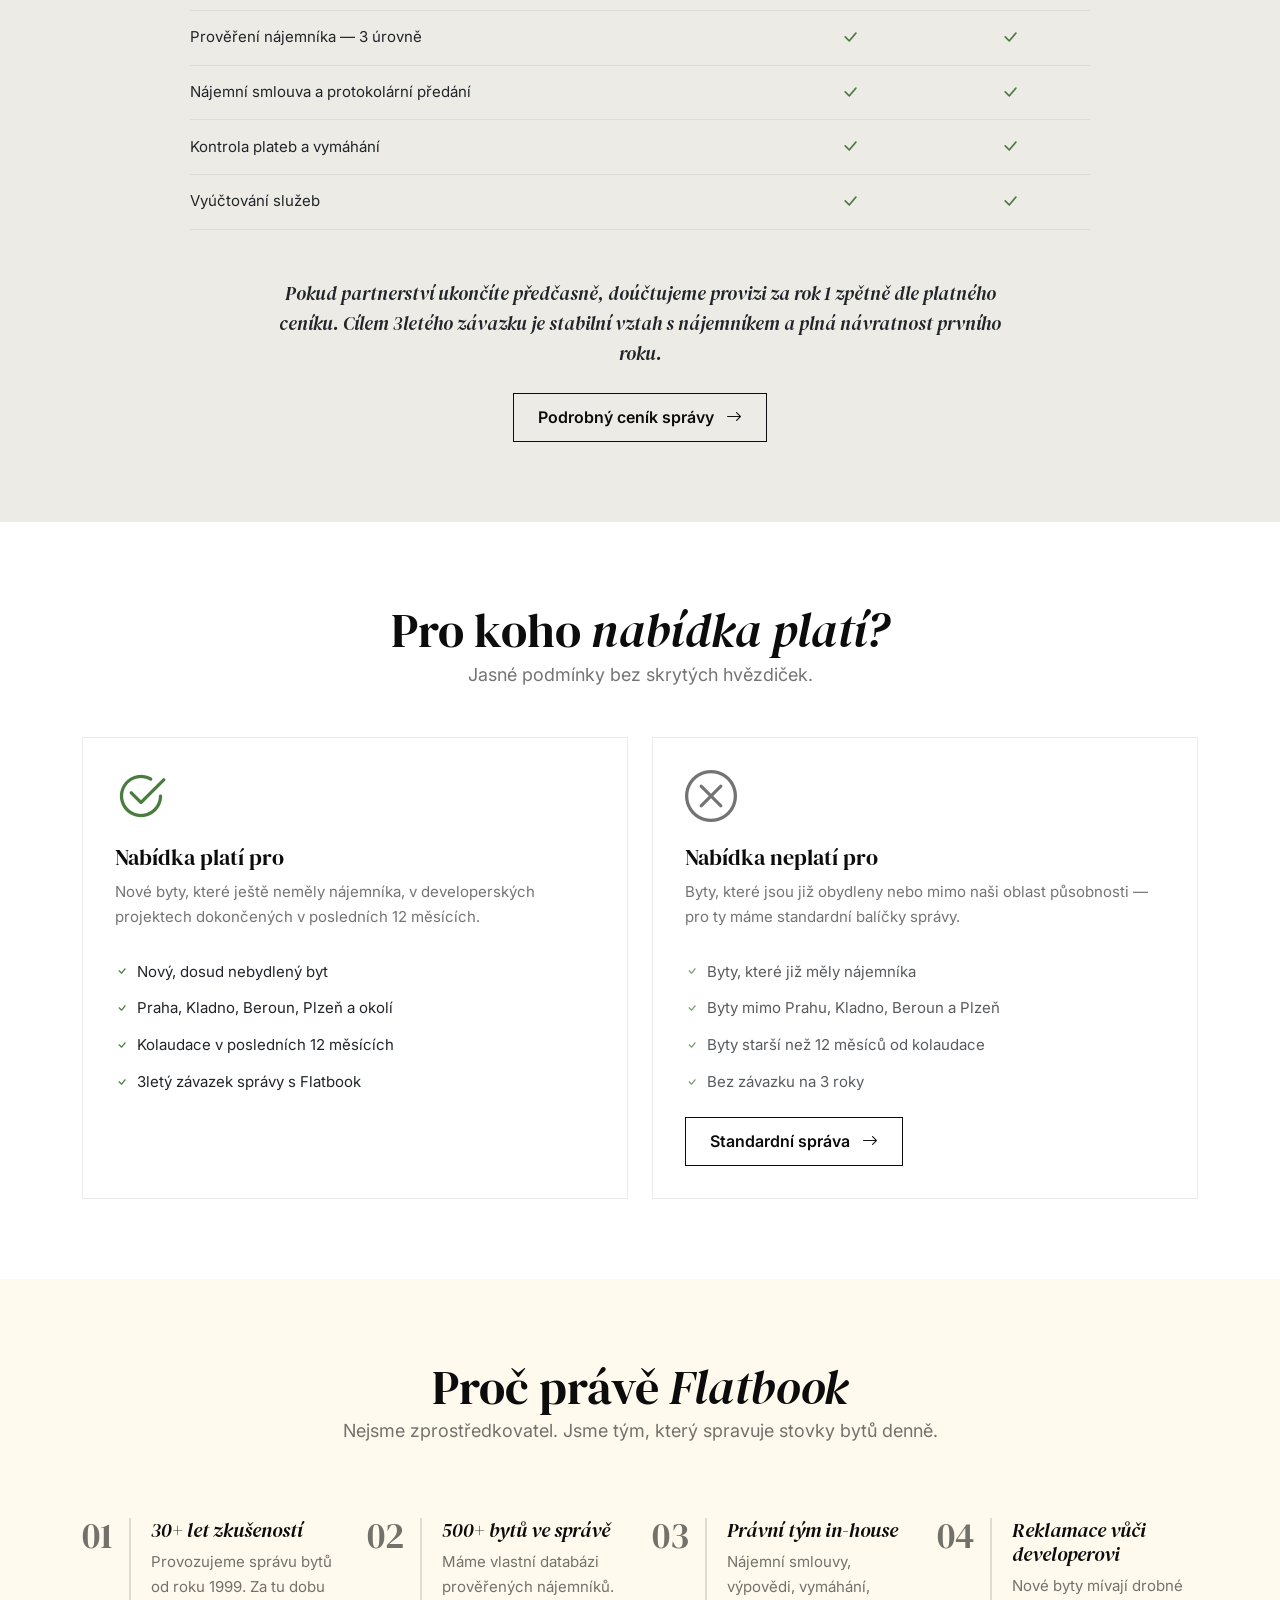
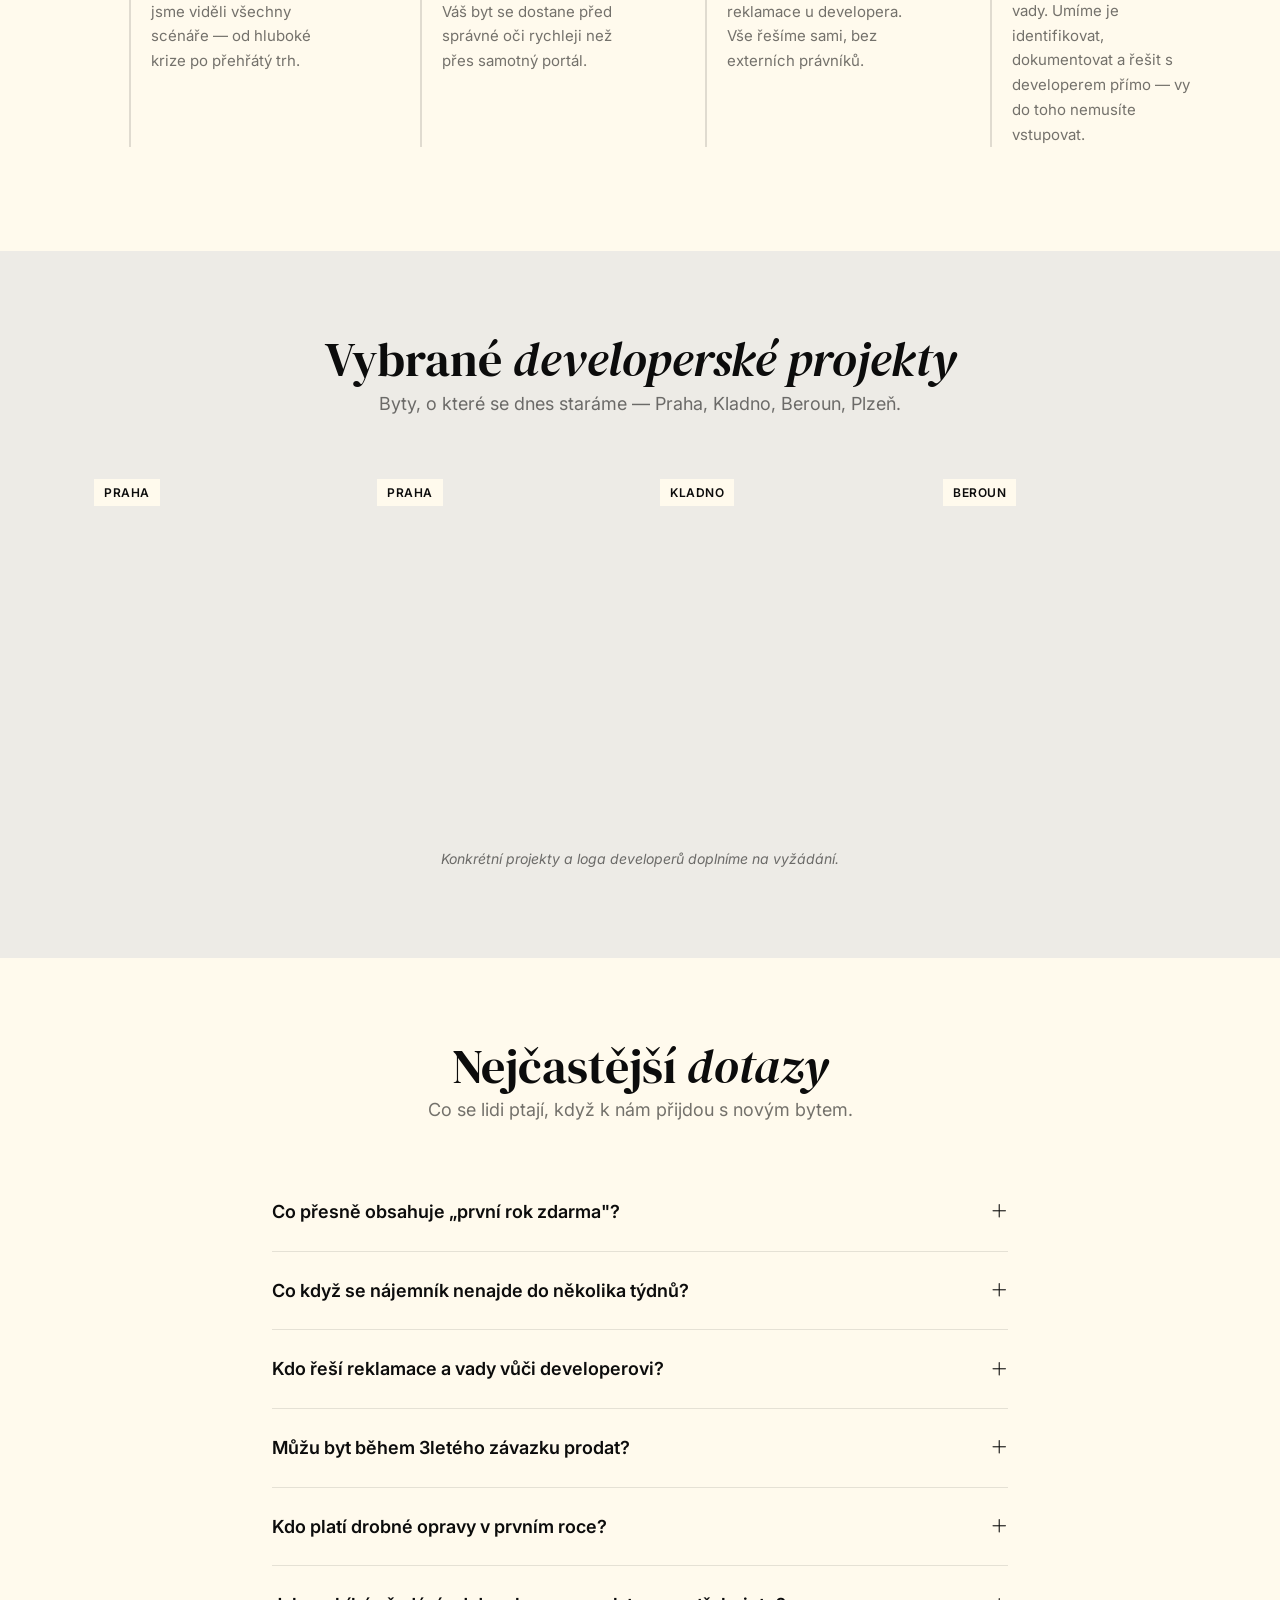
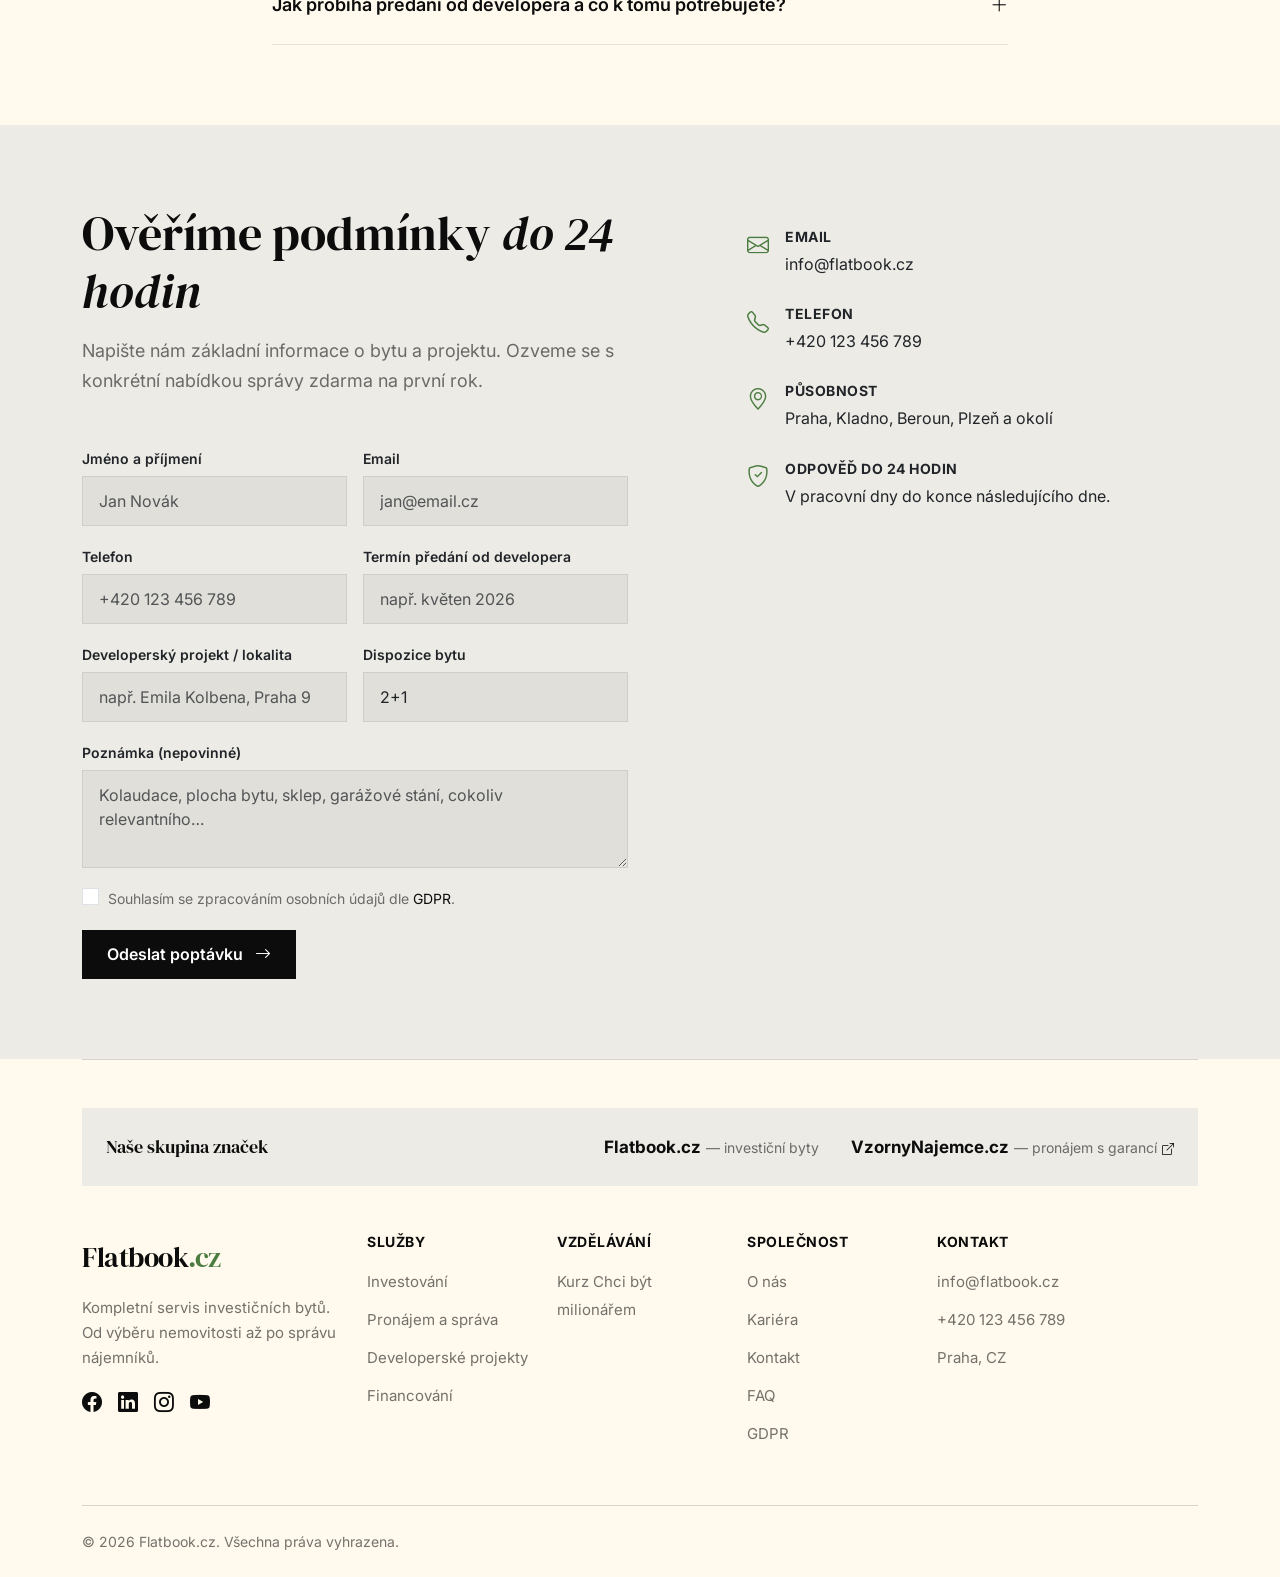
<file: developerske-projekty.html>
<!DOCTYPE html>
<html lang="cs">
<head>
  <meta charset="UTF-8">
  <meta name="viewport" content="width=device-width, initial-scale=1.0">
  <title>Nabídka pro developerské projekty — Flatbook.cz</title>
  <meta name="description" content="První rok správy nového bytu zdarma. Nabídka pro majitele nových, dosud nebydlených bytů v developerských projektech v Praze, Kladně, Berouně a Plzni.">
  <meta name="robots" content="index, follow">
  <link rel="canonical" href="https://flatbook.cz/developerske-projekty.html">

  <meta property="og:type" content="website">
  <meta property="og:url" content="https://flatbook.cz/developerske-projekty.html">
  <meta property="og:title" content="Nabídka pro developerské projekty — Flatbook.cz">
  <meta property="og:description" content="První rok správy nového bytu zdarma. Pro majitele bytů v čerstvě dokončených developerských projektech.">
  <meta property="og:image" content="https://flatbook.cz/img/og-default.jpg">
  <meta property="og:locale" content="cs_CZ">
  <meta property="og:site_name" content="Flatbook.cz">
  <meta name="twitter:card" content="summary_large_image">
  <meta name="twitter:title" content="Nabídka pro developerské projekty — Flatbook.cz">
  <meta name="twitter:description" content="První rok správy nového bytu zdarma. Pro majitele bytů v čerstvě dokončených developerských projektech.">
  <meta name="twitter:image" content="https://flatbook.cz/img/og-default.jpg">

  <link rel="icon" href="/favicon.svg" type="image/svg+xml">
  <link rel="apple-touch-icon" href="/apple-touch-icon.png">
  <link rel="manifest" href="/manifest.json">
  <meta name="theme-color" content="#FFFAED">

  <script type="application/ld+json">
  {
    "@context": "https://schema.org",
    "@graph": [
      {
        "@type": "WebPage",
        "url": "https://flatbook.cz/developerske-projekty.html",
        "name": "Nabídka pro developerské projekty — Flatbook.cz",
        "description": "První rok správy nového bytu zdarma. Pro majitele bytů v developerských projektech v Praze, Kladně, Berouně a Plzni.",
        "isPartOf": { "@id": "https://flatbook.cz/#website" },
        "inLanguage": "cs"
      },
      {
        "@type": "Offer",
        "name": "První rok správy nového bytu zdarma",
        "description": "Nabídka pro majitele nových, dosud nebydlených bytů v čerstvě dokončených developerských projektech. Rok 1 bez odměny za správu, roky 2–3 dle balíčku Správa (15 %) nebo Concierge (20 %).",
        "seller": { "@id": "https://flatbook.cz/#organization" },
        "areaServed": [
          { "@type": "City", "name": "Praha" },
          { "@type": "City", "name": "Kladno" },
          { "@type": "City", "name": "Beroun" },
          { "@type": "City", "name": "Plzeň" }
        ],
        "eligibleCustomerType": "Majitel nového, dosud nebydleného bytu v developerském projektu"
      },
      {
        "@type": "BreadcrumbList",
        "itemListElement": [
          { "@type": "ListItem", "position": 1, "name": "Chci investovat", "item": "https://flatbook.cz/" },
          { "@type": "ListItem", "position": 2, "name": "Pronajímáme", "item": "https://flatbook.cz/pronajimame.html" },
          { "@type": "ListItem", "position": 3, "name": "Developerské projekty", "item": "https://flatbook.cz/developerske-projekty.html" }
        ]
      }
    ]
  }
  </script>

  <link href="https://cdn.jsdelivr.net/npm/bootstrap@5.3.3/dist/css/bootstrap.min.css" rel="stylesheet">
  <link href="https://cdn.jsdelivr.net/npm/bootstrap-icons@1.11.3/font/bootstrap-icons.min.css" rel="stylesheet">
  <link rel="preconnect" href="https://fonts.googleapis.com">
  <link rel="preconnect" href="https://fonts.gstatic.com" crossorigin>
  <link href="https://fonts.googleapis.com/css2?family=DM+Serif+Display:ital@0;1&family=Inter:wght@400;500;600;700&display=swap" rel="stylesheet">
  <link rel="stylesheet" href="css/style.css">
</head>
<body data-page="developerske-projekty">

  <!-- ========== HEADER ========== -->
  <div id="site-header"></div>
  <script src="js/header.js"></script>

  <!-- ========== HERO ========== -->
  <section class="subpage-hero bg-walls" id="hero">
    <div class="container">
      <div class="row align-items-center">
        <div class="col-lg-6">
          <div class="hero-badge mb-4">
            <span class="badge-dot"></span>
            Pro nové byty v developerských projektech
          </div>
          <h1>
            První rok správy vašeho <em>nového bytu zdarma.</em>
          </h1>
          <p class="hero-sub mt-4">
            Nabídka pro majitele nových, dosud nebydlených bytů v <em>čerstvě dokončených</em> developerských projektech. Byt připravíme k pronájmu, najdeme nájemníka a postaráme se o každodenní provoz.
          </p>
          <div class="hero-ctas mt-5 d-flex flex-wrap gap-3">
            <a href="#kontakt" class="btn btn-primary-dark">
              Chci nezávaznou konzultaci <i class="bi bi-arrow-right ms-2"></i>
            </a>
            <a href="#podminky" class="btn btn-outline-dark">
              Ověřit, zda můj byt splňuje podmínky <i class="bi bi-plus-lg ms-2"></i>
            </a>
          </div>
          <p class="mt-4" style="font-size:13px;color:var(--color-muted);">
            *Rok správy zdarma při 3letém závazku. Roky 2–3 za standardní ceník (Správa 15 % nebo Concierge 20 % z měsíčního nájmu).
          </p>
        </div>
        <div class="col-lg-5 offset-lg-1 mt-5 mt-lg-0">
          <div class="hero-visual">
            <div class="hero-photo" style="background-image: url('https://images.unsplash.com/photo-1600585154340-be6161a56a0c?w=1200&q=80&auto=format&fit=crop');"></div>
            <div class="hero-card-overlay">
              <div class="card-header-mini"><i class="bi bi-buildings"></i> Nabídka pro developerské byty</div>
              <div class="card-stat-row">
                <div class="card-stat">
                  <span class="stat-value">0 %</span>
                  <span class="stat-label">provize v roce 1</span>
                </div>
                <div class="card-stat">
                  <span class="stat-value">15 %</span>
                  <span class="stat-label">roky 2–3</span>
                </div>
              </div>
            </div>
          </div>
        </div>
      </div>
    </div>
  </section>

  <!-- ========== STATISTIKY ========== -->
  <section class="usp bg-limet" id="stats">
    <div class="container">
      <div class="row">
        <div class="col-6 col-lg-3">
          <div class="usp-item">
            <span class="usp-number" data-target="30">0</span>
            <span class="usp-plus">+ let</span>
            <p class="usp-label">zkušeností na trhu</p>
          </div>
        </div>
        <div class="col-6 col-lg-3">
          <div class="usp-item">
            <span class="usp-number" data-target="500">0</span>
            <span class="usp-plus">+</span>
            <p class="usp-label">bytů ve správě</p>
          </div>
        </div>
        <div class="col-6 col-lg-3">
          <div class="usp-item">
            <!-- TODO: doplnit skutečné číslo developerských projektů -->
            <span class="usp-number" data-target="40">0</span>
            <span class="usp-plus">+</span>
            <p class="usp-label">developerských projektů</p>
          </div>
        </div>
        <div class="col-6 col-lg-3">
          <div class="usp-item">
            <span class="usp-number" data-target="98">0</span>
            <span class="usp-plus">%</span>
            <p class="usp-label">spokojených klientů</p>
          </div>
        </div>
      </div>
    </div>
  </section>

  <!-- ========== CO S BYTEM UDĚLÁME ========== -->
  <section class="process bg-walls pt-section pb-section" id="jak-to-funguje">
    <div class="container">
      <div class="section-header text-center mb-5">
        <h2>Od převzetí od developera <em>až po pronájem.</em></h2>
        <p class="section-sub">Postaráme se o vše, co novému bytu chybí, aby začal generovat výnos.</p>
      </div>

      <div class="row align-items-start mb-5">
        <div class="col-lg-5">
          <div class="process-visual">
            <div class="process-photo" style="background-image: url('https://images.unsplash.com/photo-1560518883-ce09059eeffa?w=1200&q=80&auto=format&fit=crop');"></div>
            <div class="process-quote">
              <p>„Klient dostal klíče v pátek. V úterý jsme měli hotovou fotoprodukci a inzerát byl online do konce týdne."</p>
              <span class="quote-author">Tým Flatbook</span>
            </div>
          </div>
        </div>
        <div class="col-lg-6 offset-lg-1 mt-5 mt-lg-0">
          <div class="process-steps">
            <div class="step-item">
              <div class="step-number">01</div>
              <div class="step-content">
                <h3>Převezmeme byt od developera</h3>
                <p>Zkontrolujeme stav bytu, sepíšeme podrobný předávací protokol a zdokumentujeme vady. Zastoupíme vás při přejímce, pokud nemůžete být osobně.</p>
              </div>
            </div>
            <div class="step-item">
              <div class="step-number">02</div>
              <div class="step-content">
                <h3>Připravíme byt k pronájmu</h3>
                <p>Zajistíme úklid po stavbě, drobné dodělávky, doporučíme zařízení a spotřebiče. Cíl: první nájemník se nastěhuje do bytu, který nepotřebuje vysvětlování.</p>
              </div>
            </div>
            <div class="step-item">
              <div class="step-number">03</div>
              <div class="step-content">
                <h3>Nafotíme a inzerujeme</h3>
                <p>Profesionální fotografie, 3D prohlídka a nasazení na hlavní realitní portály. Souběžně oslovíme vlastní databázi prověřených zájemců.</p>
              </div>
            </div>
            <div class="step-item">
              <div class="step-number">04</div>
              <div class="step-content">
                <h3>Vybereme nájemníka a předáme byt</h3>
                <p>Prověřujeme příjem, historii bydlení i platební morálku. Připravíme smlouvu, protokolárně předáme byt a spustíme placení nájmu.</p>
              </div>
            </div>
            <div class="step-item">
              <div class="step-number">05</div>
              <div class="step-content">
                <h3>Postaráme se o každodenní provoz</h3>
                <p>Nájemné, komunikace s nájemníkem, drobné opravy, vyúčtování služeb, kontroly bytu. Vy dostáváte peníze na účet a měsíční report.</p>
              </div>
            </div>
          </div>
        </div>
      </div>

      <div class="cta-inline bg-limet">
        <div class="row align-items-center">
          <div class="col-md-8">
            <h3>Máte nový byt v developerském projektu?</h3>
            <p>Ověříme podmínky spolupráce a připravíme nabídku do 24 hodin.</p>
          </div>
          <div class="col-md-4 text-md-end mt-3 mt-md-0">
            <a href="#kontakt" class="btn btn-primary-dark">Chci konzultaci <i class="bi bi-arrow-right ms-2"></i></a>
          </div>
        </div>
      </div>
    </div>
  </section>

  <!-- ========== PODMÍNKY SPOLUPRÁCE ========== -->
  <section class="highlight-banner bg-chair pt-section pb-section" id="podminky">
    <div class="container">
      <div class="section-header text-center mb-5">
        <h2>Podmínky, které se vyplatí <em>oběma stranám.</em></h2>
        <p class="section-sub">Rok 1 dostáváte správu zdarma. My dostáváme vaši důvěru na 3 roky.</p>
      </div>

      <div class="pricing-table">
        <div class="pricing-header">
          <div class="pricing-col pricing-label"></div>
          <div class="pricing-col pricing-plan pricing-plan-highlight">
            <h3>Rok 1</h3>
            <span class="pricing-pct">0 %</span>
            <p>bez odměny za správu</p>
          </div>
          <div class="pricing-col pricing-plan">
            <h3>Roky 2 – 3</h3>
            <span class="pricing-pct">15 %</span>
            <p>Správa (nebo 20 % Concierge)</p>
          </div>
        </div>

        <div class="pricing-body">
          <div class="pricing-row">
            <div class="pricing-col pricing-label">Převzetí bytu od developera</div>
            <div class="pricing-col"><i class="bi bi-check-lg"></i></div>
            <div class="pricing-col"><i class="bi bi-check-lg"></i></div>
          </div>
          <div class="pricing-row">
            <div class="pricing-col pricing-label">Příprava k pronájmu — úklid, drobné opravy</div>
            <div class="pricing-col"><i class="bi bi-check-lg"></i></div>
            <div class="pricing-col"><i class="bi bi-check-lg"></i></div>
          </div>
          <div class="pricing-row">
            <div class="pricing-col pricing-label">Profesionální nafocení a 3D prohlídka</div>
            <div class="pricing-col"><i class="bi bi-check-lg"></i></div>
            <div class="pricing-col"><i class="bi bi-check-lg"></i></div>
          </div>
          <div class="pricing-row">
            <div class="pricing-col pricing-label">Inzerce a hledání nájemníka</div>
            <div class="pricing-col"><i class="bi bi-check-lg"></i></div>
            <div class="pricing-col"><i class="bi bi-check-lg"></i></div>
          </div>
          <div class="pricing-row">
            <div class="pricing-col pricing-label">Prověření nájemníka — 3 úrovně</div>
            <div class="pricing-col"><i class="bi bi-check-lg"></i></div>
            <div class="pricing-col"><i class="bi bi-check-lg"></i></div>
          </div>
          <div class="pricing-row">
            <div class="pricing-col pricing-label">Nájemní smlouva a protokolární předání</div>
            <div class="pricing-col"><i class="bi bi-check-lg"></i></div>
            <div class="pricing-col"><i class="bi bi-check-lg"></i></div>
          </div>
          <div class="pricing-row">
            <div class="pricing-col pricing-label">Kontrola plateb a vymáhání</div>
            <div class="pricing-col"><i class="bi bi-check-lg"></i></div>
            <div class="pricing-col"><i class="bi bi-check-lg"></i></div>
          </div>
          <div class="pricing-row">
            <div class="pricing-col pricing-label">Vyúčtování služeb</div>
            <div class="pricing-col"><i class="bi bi-check-lg"></i></div>
            <div class="pricing-col"><i class="bi bi-check-lg"></i></div>
          </div>
        </div>
      </div>

      <div class="row mt-5">
        <div class="col-lg-8 offset-lg-2">
          <p class="lead-text text-center">
            Pokud partnerství ukončíte předčasně, doúčtujeme provizi za rok 1 zpětně dle platného ceníku. Cílem 3letého závazku je stabilní vztah s nájemníkem a plná návratnost prvního roku.
          </p>
          <div class="text-center mt-4">
            <a href="pronajimame.html#cenik" class="btn btn-outline-dark">Podrobný ceník správy <i class="bi bi-arrow-right ms-2"></i></a>
          </div>
        </div>
      </div>
    </div>
  </section>

  <!-- ========== KRITÉRIA ZPŮSOBILOSTI ========== -->
  <section class="audience bg-white pt-section pb-section" id="kriteria">
    <div class="container">
      <div class="section-header text-center mb-5">
        <h2>Pro koho <em>nabídka platí?</em></h2>
        <p class="section-sub">Jasné podmínky bez skrytých hvězdiček.</p>
      </div>

      <div class="row g-4">
        <div class="col-lg-6">
          <div class="audience-card">
            <div class="audience-icon" style="color: var(--color-accent);"><i class="bi bi-check2-circle"></i></div>
            <h3>Nabídka platí pro</h3>
            <p>Nové byty, které ještě neměly nájemníka, v developerských projektech dokončených v posledních 12 měsících.</p>
            <ul class="audience-list">
              <li>Nový, dosud nebydlený byt</li>
              <li>Praha, Kladno, Beroun, Plzeň a okolí</li>
              <li>Kolaudace v posledních 12 měsících</li>
              <li>3letý závazek správy s Flatbook</li>
            </ul>
          </div>
        </div>
        <div class="col-lg-6">
          <div class="audience-card">
            <div class="audience-icon" style="color: var(--color-muted);"><i class="bi bi-x-circle"></i></div>
            <h3>Nabídka neplatí pro</h3>
            <p>Byty, které jsou již obydleny nebo mimo naši oblast působnosti — pro ty máme standardní balíčky správy.</p>
            <ul class="audience-list" style="opacity:0.75;">
              <li>Byty, které již měly nájemníka</li>
              <li>Byty mimo Prahu, Kladno, Beroun a Plzeň</li>
              <li>Byty starší než 12 měsíců od kolaudace</li>
              <li>Bez závazku na 3 roky</li>
            </ul>
            <div class="mt-3">
              <a href="pronajimame.html" class="btn btn-outline-dark">Standardní správa <i class="bi bi-arrow-right ms-2"></i></a>
            </div>
          </div>
        </div>
      </div>
    </div>
  </section>

  <!-- ========== PROČ FLATBOOK ========== -->
  <section class="advantages bg-walls pt-section pb-section" id="proc-nas">
    <div class="container">
      <div class="section-header text-center mb-5">
        <h2>Proč právě <em>Flatbook</em></h2>
        <p class="section-sub">Nejsme zprostředkovatel. Jsme tým, který spravuje stovky bytů denně.</p>
      </div>

      <div class="row g-4">
        <div class="col-md-6 col-lg-3">
          <div class="advantage-item">
            <div class="advantage-number">01</div>
            <div class="advantage-content">
              <h3><em>30+ let</em> zkušeností</h3>
              <p>Provozujeme správu bytů od roku 1999. Za tu dobu jsme viděli všechny scénáře — od hluboké krize po přehřátý trh.</p>
            </div>
          </div>
        </div>
        <div class="col-md-6 col-lg-3">
          <div class="advantage-item">
            <div class="advantage-number">02</div>
            <div class="advantage-content">
              <h3><em>500+ bytů</em> ve správě</h3>
              <p>Máme vlastní databázi prověřených nájemníků. Váš byt se dostane před správné oči rychleji než přes samotný portál.</p>
            </div>
          </div>
        </div>
        <div class="col-md-6 col-lg-3">
          <div class="advantage-item">
            <div class="advantage-number">03</div>
            <div class="advantage-content">
              <h3><em>Právní tým</em> in-house</h3>
              <p>Nájemní smlouvy, výpovědi, vymáhání, reklamace u developera. Vše řešíme sami, bez externích právníků.</p>
            </div>
          </div>
        </div>
        <div class="col-md-6 col-lg-3">
          <div class="advantage-item">
            <div class="advantage-number">04</div>
            <div class="advantage-content">
              <h3><em>Reklamace</em> vůči developerovi</h3>
              <p>Nové byty mívají drobné vady. Umíme je identifikovat, dokumentovat a řešit s developerem přímo — vy do toho nemusíte vstupovat.</p>
            </div>
          </div>
        </div>
      </div>
    </div>
  </section>

  <!-- ========== REFERENČNÍ PROJEKTY ==========
       TODO: dodá klient. Nahradit obsah gallery-grid vlastními projekty (název + foto).
       Ideální je 4–8 dlaždic s alespoň názvem projektu; pokud máte loga developerů,
       přidejte je do sekce "footer-brands" stylu pod grid. -->
  <section class="references bg-chair pt-section pb-section" id="reference">
    <div class="container">
      <div class="section-header text-center mb-5">
        <h2>Vybrané <em>developerské projekty</em></h2>
        <p class="section-sub">Byty, o které se dnes staráme — Praha, Kladno, Beroun, Plzeň.</p>
      </div>

      <div class="gallery-grid">
        <div class="gallery-item" style="background-image: url('https://images.unsplash.com/photo-1545324418-cc1a3fa10c00?w=800&q=80&auto=format&fit=crop');">
          <span class="gallery-tag">Praha</span>
        </div>
        <div class="gallery-item" style="background-image: url('https://images.unsplash.com/photo-1523217582562-09d0def993a6?w=800&q=80&auto=format&fit=crop');">
          <span class="gallery-tag">Praha</span>
        </div>
        <div class="gallery-item" style="background-image: url('https://images.unsplash.com/photo-1512917774080-9991f1c4c750?w=800&q=80&auto=format&fit=crop');">
          <span class="gallery-tag">Kladno</span>
        </div>
        <div class="gallery-item" style="background-image: url('https://images.unsplash.com/photo-1502672260266-1c1ef2d93688?w=800&q=80&auto=format&fit=crop');">
          <span class="gallery-tag">Beroun</span>
        </div>
      </div>

      <p class="text-center mt-4" style="font-size:14px;color:var(--color-muted);font-style:italic;">
        Konkrétní projekty a loga developerů doplníme na vyžádání.
      </p>
    </div>
  </section>

  <!-- ========== FAQ ========== -->
  <section class="faq bg-walls pt-section pb-section" id="faq">
    <div class="container">
      <div class="section-header text-center mb-5">
        <h2>Nejčastější <em>dotazy</em></h2>
        <p class="section-sub">Co se lidi ptají, když k nám přijdou s novým bytem.</p>
      </div>

      <div class="row">
        <div class="col-lg-8 offset-lg-2">
          <div class="faq-list">
            <div class="faq-item">
              <button class="faq-question">
                Co přesně obsahuje „první rok zdarma"?
                <i class="bi bi-plus-lg"></i>
              </button>
              <div class="faq-answer">
                <p>Neúčtujeme si provizi z měsíčního nájmu za prvních 12 měsíců správy. Zahrnuje to celý balíček Správa — hledání nájemníka, nájemní smlouvu, kontrolu plateb, vyúčtování a běžný provoz. Náklady na profi fotografii, opravy nad rámec drobné údržby a zařízení bytu se řeší samostatně.</p>
              </div>
            </div>
            <div class="faq-item">
              <button class="faq-question">
                Co když se nájemník nenajde do několika týdnů?
                <i class="bi bi-plus-lg"></i>
              </button>
              <div class="faq-answer">
                <p>Průměrná doba obsazení nového bytu v Praze je 3–6 týdnů. Pokud se nájemník nenajde do 8 týdnů, doporučíme úpravu ceny nebo prezentace — bez dodatečných poplatků. Váš prospěch je náš prospěch: první rok nic neúčtujeme, tak nám záleží na tom, abyste se od roku 2 nechali.</p>
              </div>
            </div>
            <div class="faq-item">
              <button class="faq-question">
                Kdo řeší reklamace a vady vůči developerovi?
                <i class="bi bi-plus-lg"></i>
              </button>
              <div class="faq-answer">
                <p>My. Při přejímce sepíšeme podrobný protokol s fotodokumentací, komunikujeme s developerem a hlídáme reklamační lhůty. Novostavby často mívají drobné praskliny, přesahy záruky spotřebičů nebo problémy se společnými prostory — o všem víme.</p>
              </div>
            </div>
            <div class="faq-item">
              <button class="faq-question">
                Můžu byt během 3letého závazku prodat?
                <i class="bi bi-plus-lg"></i>
              </button>
              <div class="faq-answer">
                <p>Ano. Pokud se rozhodnete pro prodej, správu ukončíme a doúčtujeme provizi za rok 1 zpětně dle platného ceníku. Pokud kupující převezme závazek správy s námi, doúčtování odpadá.</p>
              </div>
            </div>
            <div class="faq-item">
              <button class="faq-question">
                Kdo platí drobné opravy v prvním roce?
                <i class="bi bi-plus-lg"></i>
              </button>
              <div class="faq-answer">
                <p>Standardní běžnou údržbu do 1 000 Kč hradí nájemník ze zákona. Vážnější opravy (spotřebiče, technika, konstrukce) hradí majitel. My opravu vždy nejdřív schválíme s vámi a v případě reklamační vady ji řešíme přes developera na jeho náklady.</p>
              </div>
            </div>
            <div class="faq-item">
              <button class="faq-question">
                Jak probíhá předání od developera a co k tomu potřebujete?
                <i class="bi bi-plus-lg"></i>
              </button>
              <div class="faq-answer">
                <p>Stačí termín předání a plná moc. Přejímky se účastníme za vás, sepíšeme protokol, převezmeme klíče a zdokumentujeme stav. Do 7 dní od převzetí je byt připravený k inzerci.</p>
              </div>
            </div>
          </div>
        </div>
      </div>
    </div>
  </section>

  <!-- ========== KONTAKT ========== -->
  <section class="contact bg-chair pt-section pb-section" id="kontakt">
    <div class="container">
      <div class="row">
        <div class="col-lg-6">
          <h2>Ověříme podmínky <em>do 24 hodin</em></h2>
          <p class="section-sub mt-3">Napište nám základní informace o bytu a projektu. Ozveme se s konkrétní nabídkou správy zdarma na první rok.</p>

          <form class="contact-form mt-5">
            <div class="row g-3">
              <div class="col-sm-6">
                <label class="form-label">Jméno a příjmení</label>
                <input type="text" class="form-control" placeholder="Jan Novák" required>
              </div>
              <div class="col-sm-6">
                <label class="form-label">Email</label>
                <input type="email" class="form-control" placeholder="jan@email.cz" required>
              </div>
              <div class="col-sm-6">
                <label class="form-label">Telefon</label>
                <input type="tel" class="form-control" placeholder="+420 123 456 789">
              </div>
              <div class="col-sm-6">
                <label class="form-label">Termín předání od developera</label>
                <input type="text" class="form-control" placeholder="např. květen 2026">
              </div>
              <div class="col-sm-6">
                <label class="form-label">Developerský projekt / lokalita</label>
                <input type="text" class="form-control" placeholder="např. Emila Kolbena, Praha 9" required>
              </div>
              <div class="col-sm-6">
                <label class="form-label">Dispozice bytu</label>
                <select class="form-select">
                  <option>1+kk</option>
                  <option>1+1</option>
                  <option>2+kk</option>
                  <option selected>2+1</option>
                  <option>3+kk</option>
                  <option>3+1</option>
                  <option>4+kk a větší</option>
                </select>
              </div>
              <div class="col-12">
                <label class="form-label">Poznámka (nepovinné)</label>
                <textarea class="form-control" rows="3" placeholder="Kolaudace, plocha bytu, sklep, garážové stání, cokoliv relevantního…"></textarea>
              </div>
              <div class="col-12">
                <div class="form-check">
                  <input class="form-check-input" type="checkbox" id="gdpr" required>
                  <label class="form-check-label" for="gdpr">
                    Souhlasím se zpracováním osobních údajů dle <a href="#">GDPR</a>.
                  </label>
                </div>
              </div>
              <div class="col-12">
                <button type="submit" class="btn btn-primary-dark">
                  Odeslat poptávku <i class="bi bi-arrow-right ms-2"></i>
                </button>
              </div>
            </div>
          </form>
        </div>
        <div class="col-lg-5 offset-lg-1 mt-5 mt-lg-0">
          <div class="contact-info">
            <div class="contact-info-item">
              <i class="bi bi-envelope"></i>
              <div>
                <strong>Email</strong>
                <a href="mailto:info@flatbook.cz">info@flatbook.cz</a>
              </div>
            </div>
            <div class="contact-info-item">
              <i class="bi bi-telephone"></i>
              <div>
                <strong>Telefon</strong>
                <a href="tel:+420123456789">+420 123 456 789</a>
              </div>
            </div>
            <div class="contact-info-item">
              <i class="bi bi-geo-alt"></i>
              <div>
                <strong>Působnost</strong>
                <span>Praha, Kladno, Beroun, Plzeň a okolí</span>
              </div>
            </div>
            <div class="contact-info-item">
              <i class="bi bi-shield-check"></i>
              <div>
                <strong>Odpověď do 24 hodin</strong>
                <span>V pracovní dny do konce následujícího dne.</span>
              </div>
            </div>
          </div>
        </div>
      </div>
    </div>
  </section>

  <!-- ========== FOOTER ========== -->
  <div id="site-footer"></div>
  <script src="js/footer.js"></script>

  <script src="https://cdn.jsdelivr.net/npm/bootstrap@5.3.3/dist/js/bootstrap.bundle.min.js"></script>
  <script src="js/main.js"></script>
</body>
</html>
</file>
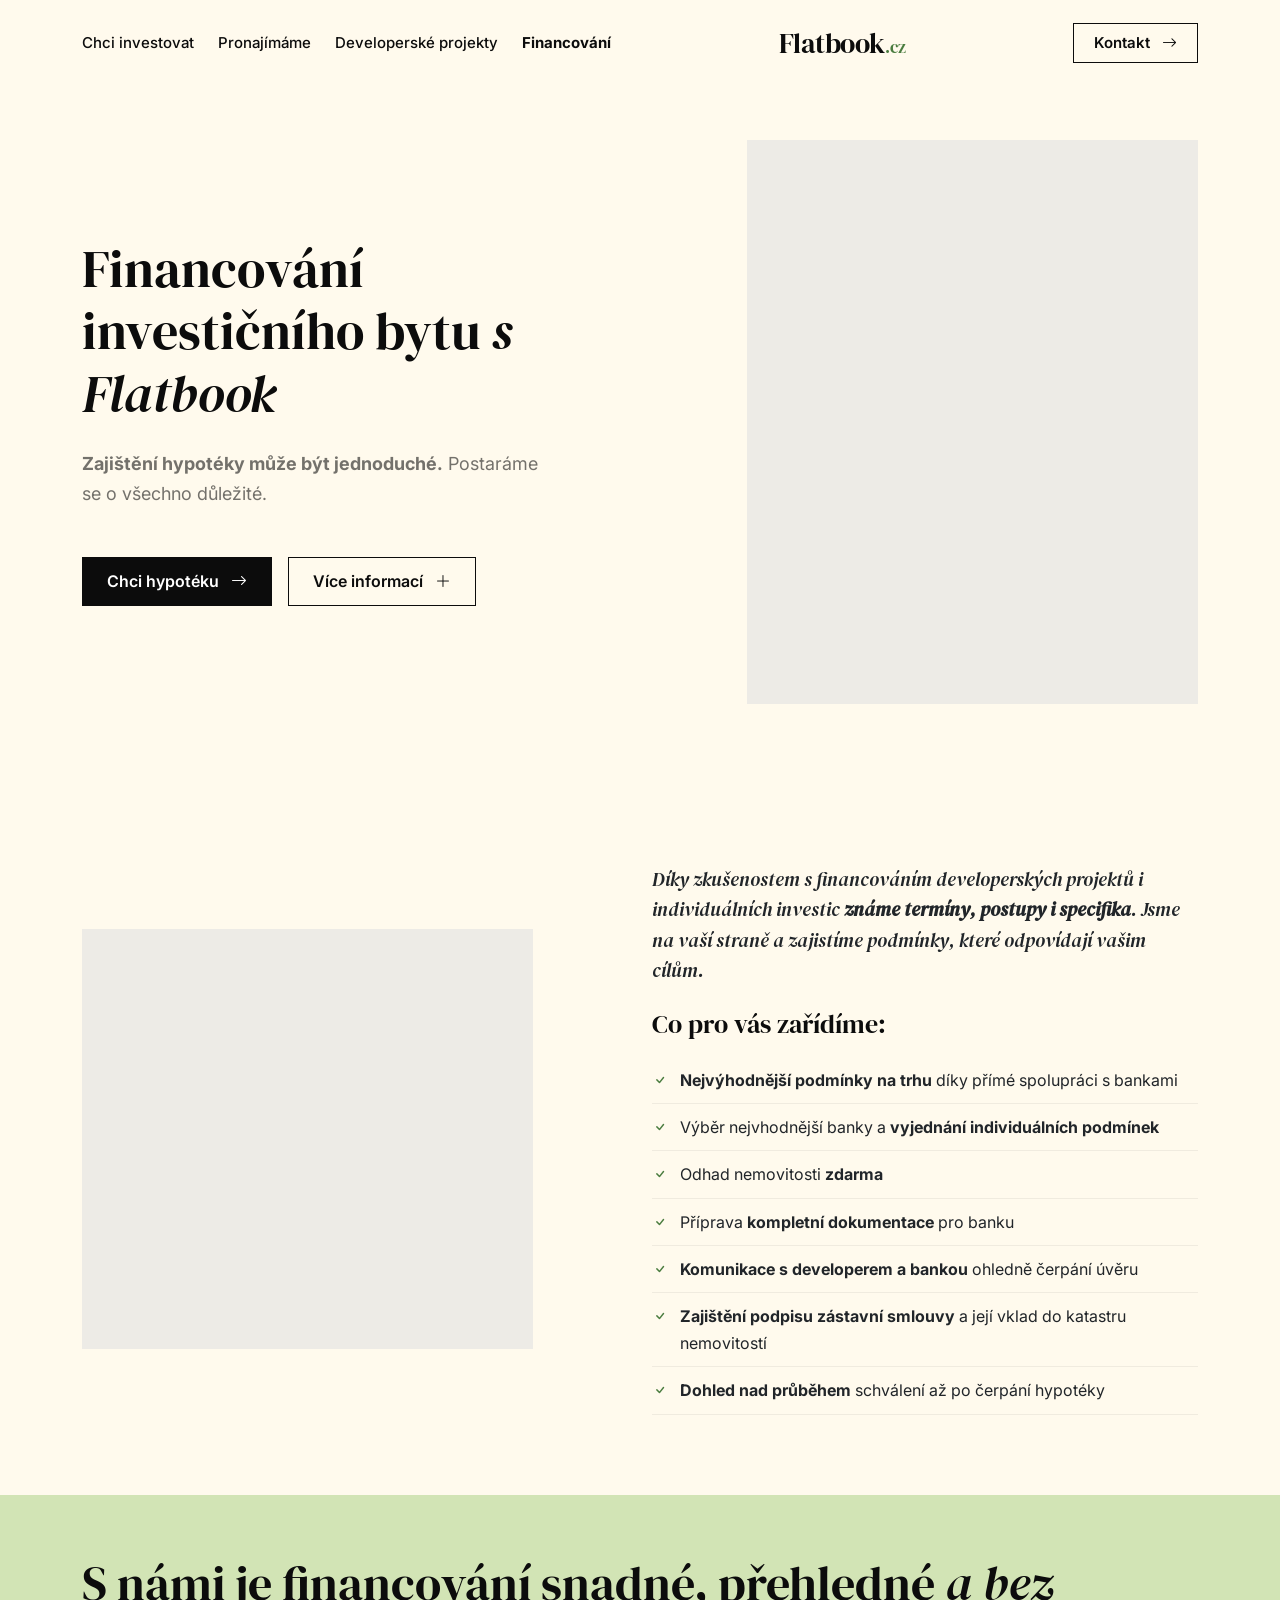
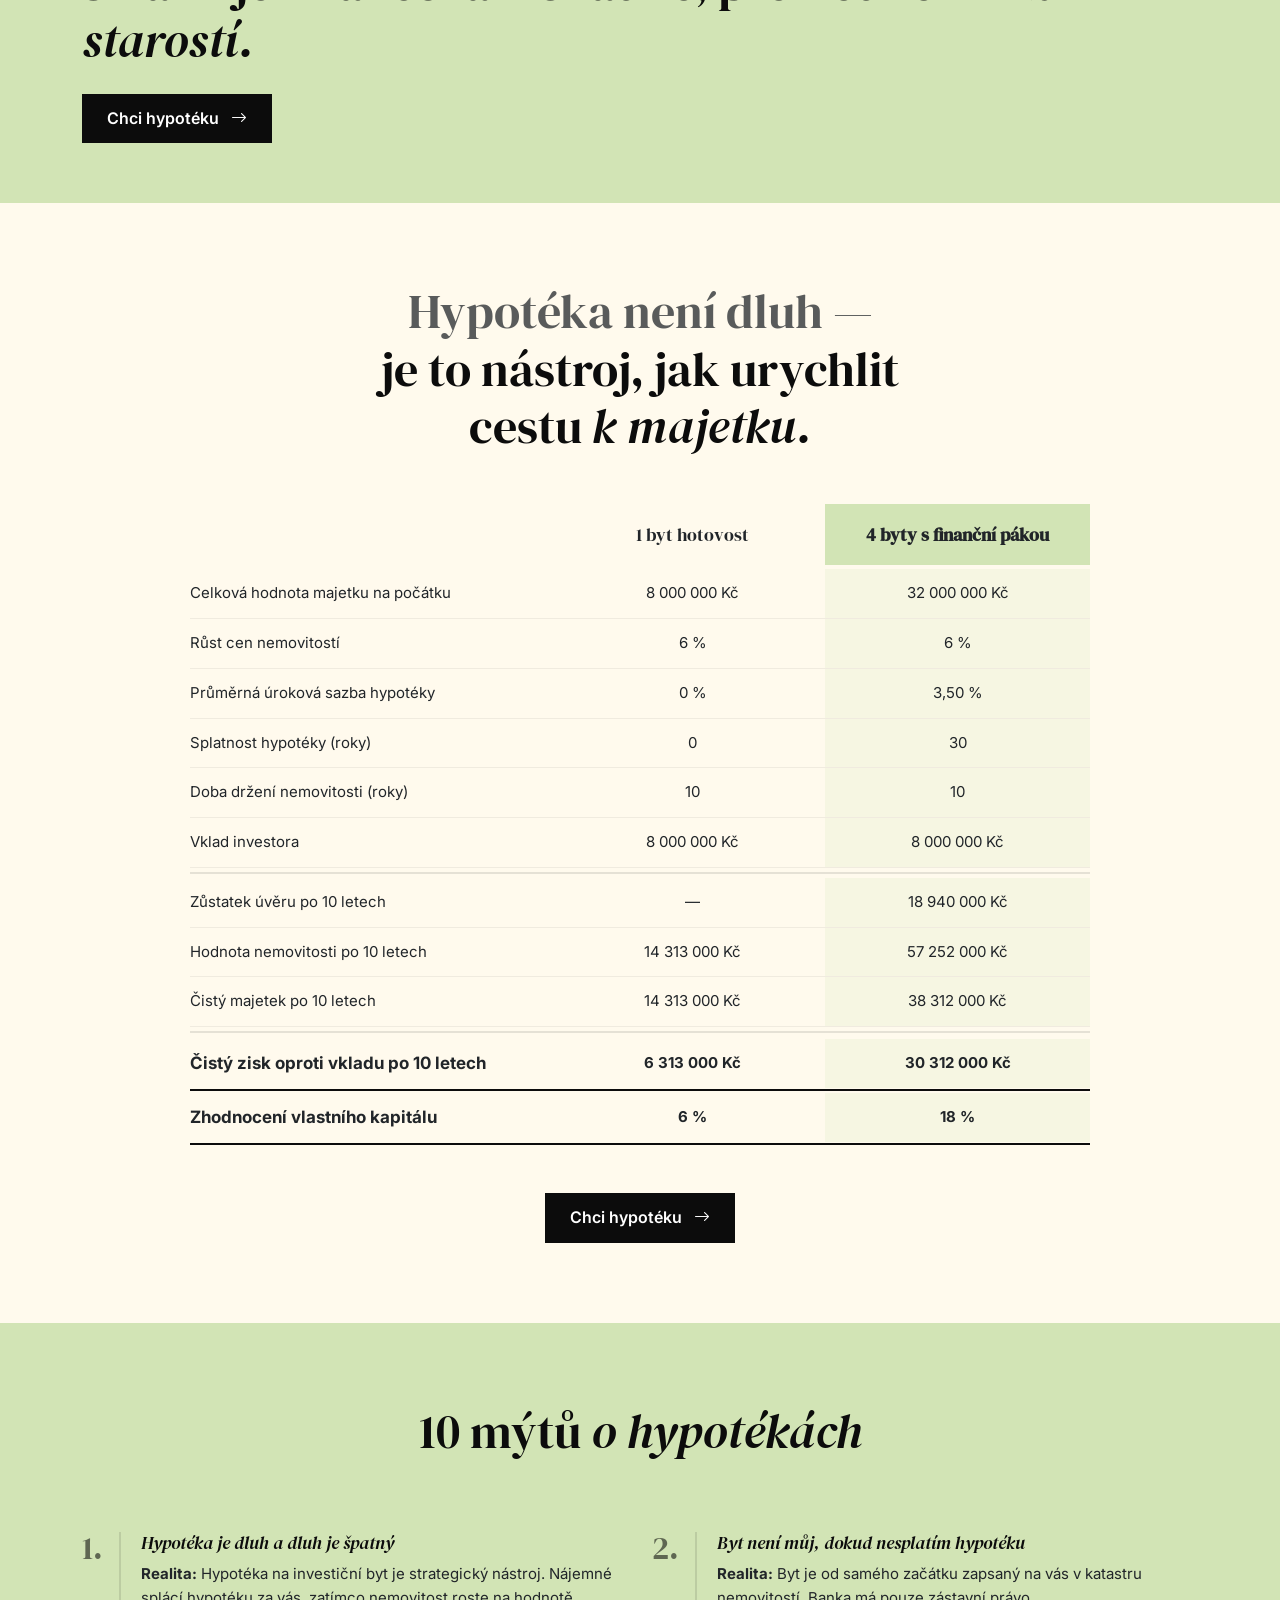
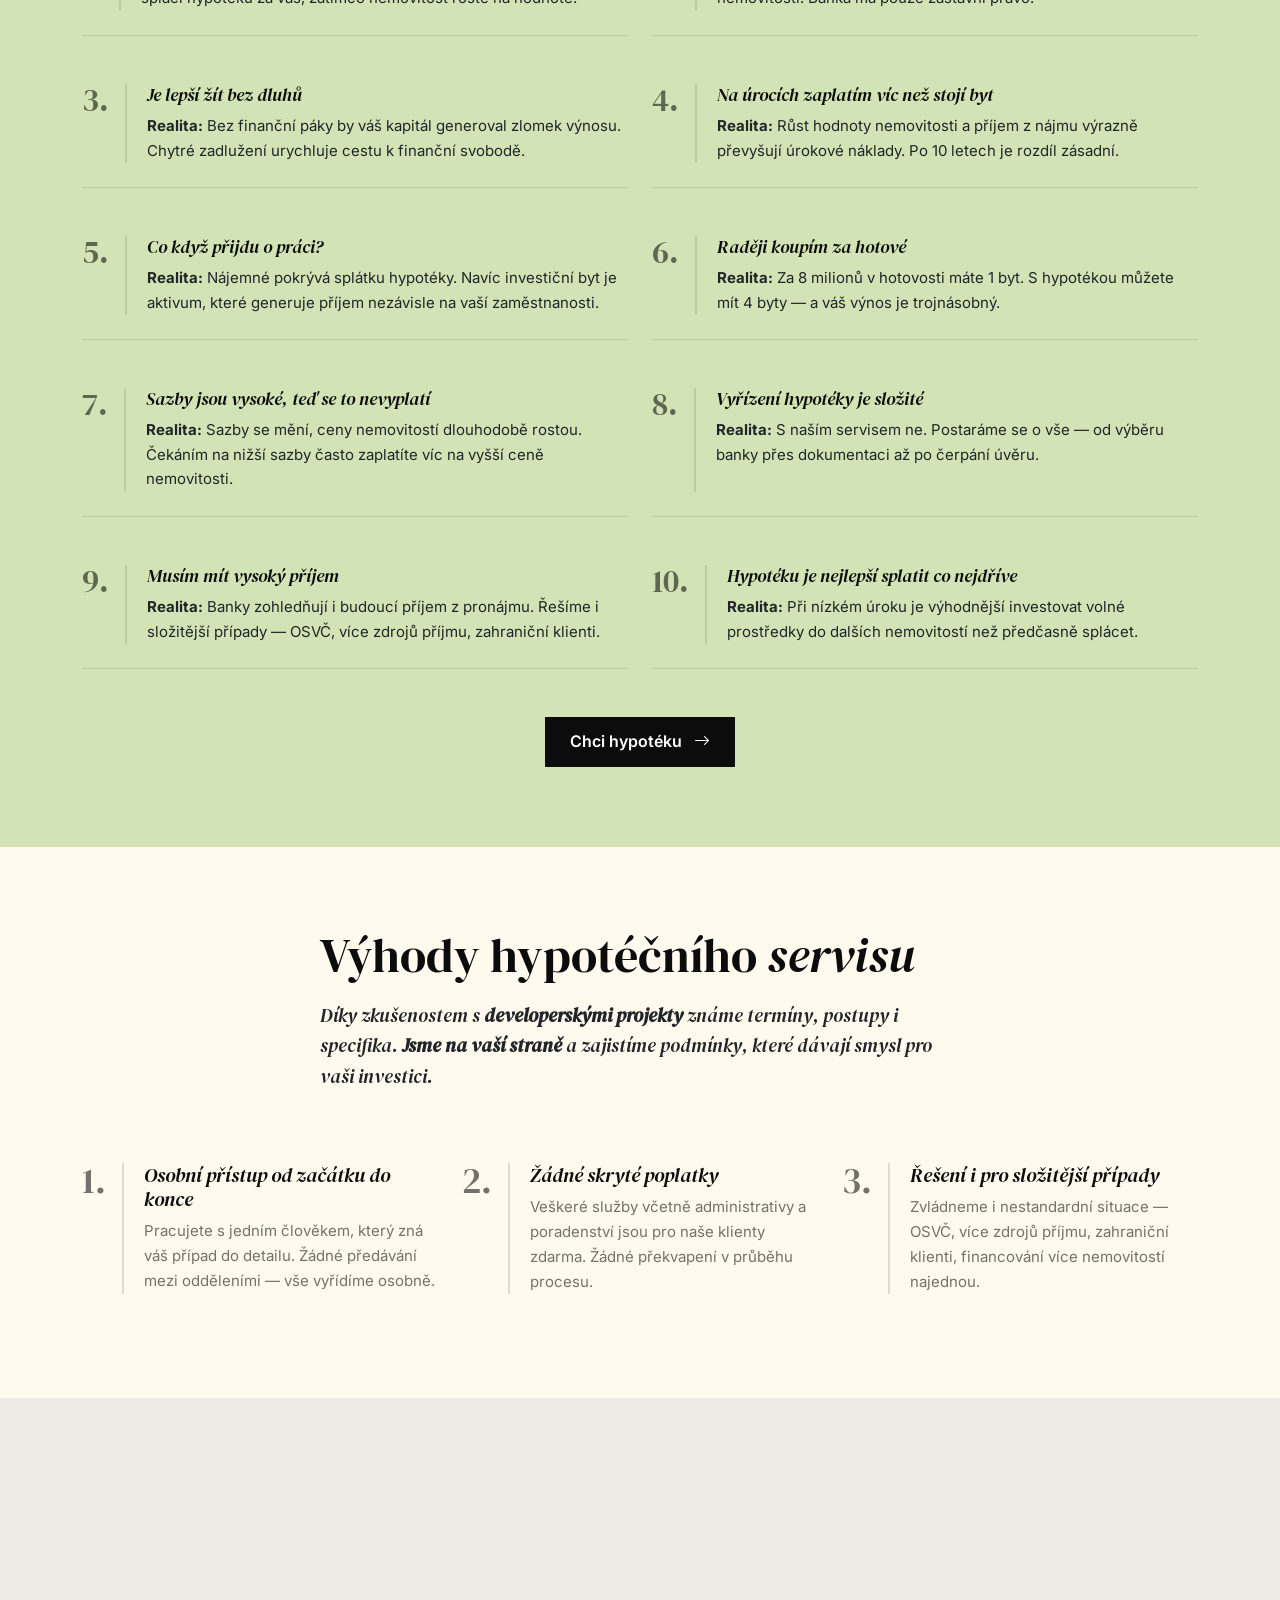
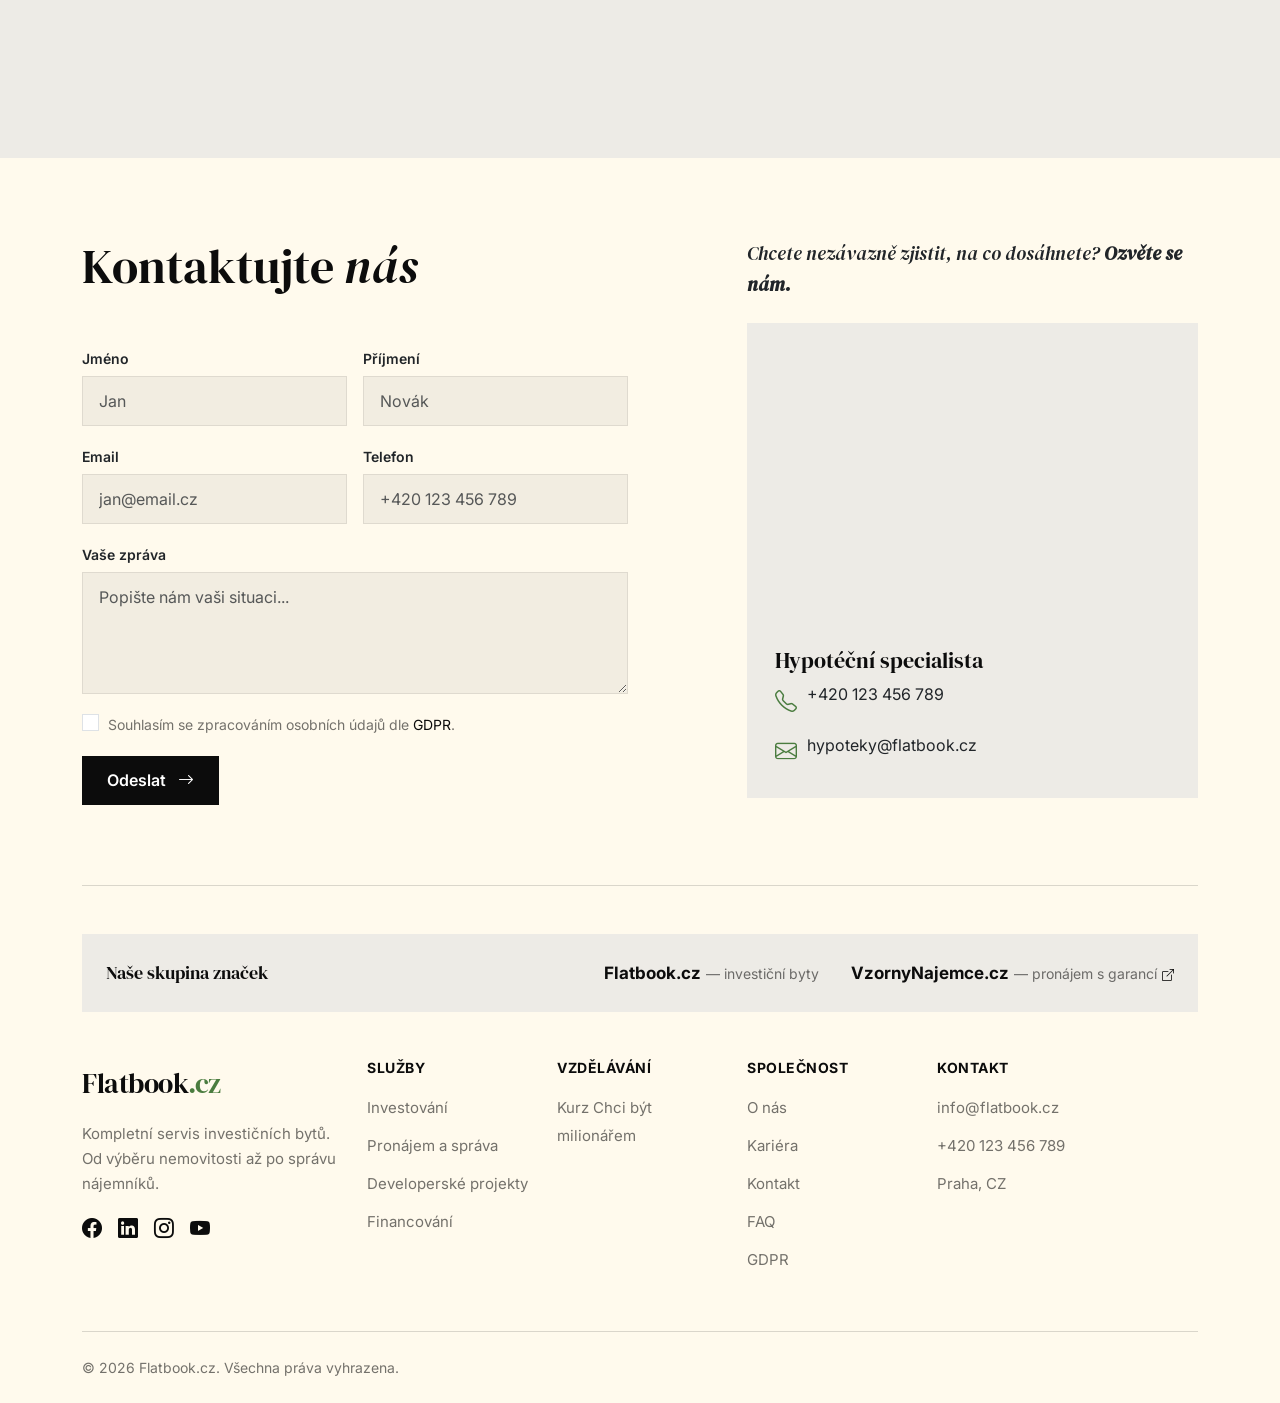
<file: financovani.html>
<!DOCTYPE html>
<html lang="cs">
<head>
  <meta charset="UTF-8">
  <meta name="viewport" content="width=device-width, initial-scale=1.0">
  <title>Financování — Flatbook.cz</title>
  <meta name="description" content="Zajistíme vám hypotéku za nejlepších podmínek. Financování investičního bytu může být jednoduché.">
  <meta name="robots" content="index, follow">
  <link rel="canonical" href="https://flatbook.cz/financovani.html">

  <meta property="og:type" content="website">
  <meta property="og:url" content="https://flatbook.cz/financovani.html">
  <meta property="og:title" content="Financování — Flatbook.cz">
  <meta property="og:description" content="Zajistíme vám hypotéku za nejlepších podmínek. Financování investičního bytu může být jednoduché.">
  <meta property="og:image" content="https://flatbook.cz/img/og-default.jpg">
  <meta property="og:locale" content="cs_CZ">
  <meta property="og:site_name" content="Flatbook.cz">
  <meta name="twitter:card" content="summary_large_image">
  <meta name="twitter:title" content="Financování — Flatbook.cz">
  <meta name="twitter:description" content="Zajistíme vám hypotéku za nejlepších podmínek. Financování investičního bytu může být jednoduché.">
  <meta name="twitter:image" content="https://flatbook.cz/img/og-default.jpg">

  <link rel="icon" href="/favicon.svg" type="image/svg+xml">
  <link rel="apple-touch-icon" href="/apple-touch-icon.png">
  <link rel="manifest" href="/manifest.json">
  <meta name="theme-color" content="#FFFAED">

  <script type="application/ld+json">
  {
    "@context": "https://schema.org",
    "@graph": [
      {
        "@type": "WebPage",
        "url": "https://flatbook.cz/financovani.html",
        "name": "Financování — Flatbook.cz",
        "description": "Zajistíme vám hypotéku za nejlepších podmínek. Financování investičního bytu může být jednoduché.",
        "isPartOf": { "@id": "https://flatbook.cz/#website" },
        "inLanguage": "cs"
      },
      {
        "@type": "Service",
        "name": "Financování investičních nemovitostí",
        "provider": { "@id": "https://flatbook.cz/#organization" },
        "description": "Hypoteční servis — zajištění nejlepších podmínek díky přímé spolupráci s bankami, odhad nemovitosti zdarma, kompletní dokumentace.",
        "areaServed": { "@type": "Country", "name": "CZ" }
      },
      {
        "@type": "BreadcrumbList",
        "itemListElement": [
          { "@type": "ListItem", "position": 1, "name": "Chci investovat", "item": "https://flatbook.cz/" },
          { "@type": "ListItem", "position": 2, "name": "Financování", "item": "https://flatbook.cz/financovani.html" }
        ]
      }
    ]
  }
  </script>

  <link href="https://cdn.jsdelivr.net/npm/bootstrap@5.3.3/dist/css/bootstrap.min.css" rel="stylesheet">
  <link href="https://cdn.jsdelivr.net/npm/bootstrap-icons@1.11.3/font/bootstrap-icons.min.css" rel="stylesheet">
  <link rel="preconnect" href="https://fonts.googleapis.com">
  <link rel="preconnect" href="https://fonts.gstatic.com" crossorigin>
  <link href="https://fonts.googleapis.com/css2?family=DM+Serif+Display:ital@0;1&family=Inter:wght@400;500;600;700&display=swap" rel="stylesheet">
  <link rel="stylesheet" href="css/style.css">
</head>
<body data-page="financovani">

  <!-- ========== HEADER ========== -->
  <div id="site-header"></div>
  <script src="js/header.js"></script>

  <!-- ========== HERO ========== -->
  <section class="subpage-hero bg-walls" id="hero">
    <div class="container">
      <div class="row align-items-center">
        <div class="col-lg-6">
          <h1>
            Financování investičního bytu <em>s Flatbook</em>
          </h1>
          <p class="hero-sub mt-4">
            <strong>Zajištění hypotéky může být jednoduché.</strong> Postaráme se o všechno důležité.
          </p>
          <div class="hero-ctas mt-5 d-flex flex-wrap gap-3">
            <a href="#kontakt" class="btn btn-primary-dark">
              Chci hypotéku <i class="bi bi-arrow-right ms-2"></i>
            </a>
            <a href="#info" class="btn btn-outline-dark">
              Více informací <i class="bi bi-plus-lg ms-2"></i>
            </a>
          </div>
        </div>
        <div class="col-lg-5 offset-lg-1 mt-5 mt-lg-0">
          <div class="img-placeholder" style="background-image: url('https://images.unsplash.com/photo-1502672023488-70e25813eb80?w=1200&q=80&auto=format&fit=crop'); aspect-ratio: 4/5; min-height: 0;">
            <i class="bi bi-image"></i>
            <span>Fotografie moderního interiéru</span>
          </div>
        </div>
      </div>
    </div>
  </section>

  <!-- ========== CO PRO VÁS ZARIDÍME ========== -->
  <section class="services-detail bg-walls pt-section pb-section" id="info">
    <div class="container">
      <div class="row align-items-center">
        <div class="col-lg-5">
          <div class="img-placeholder img-placeholder-lg" style="background-image: url('https://images.unsplash.com/photo-1615873968403-89e068629265?w=1200&q=80&auto=format&fit=crop');">
            <i class="bi bi-image"></i>
            <span>Fotografie obývacího pokoje</span>
          </div>
        </div>
        <div class="col-lg-6 offset-lg-1 mt-4 mt-lg-0">
          <p class="lead-text">
            Díky zkušenostem s financováním developerských projektů i individuálních investic <strong>známe termíny, postupy i specifika</strong>. Jsme na vaší straně a zajistíme podmínky, které odpovídají vašim cílům.
          </p>
          <h3 class="mt-4 mb-3">Co pro vás zařídíme:</h3>
          <ul class="service-list">
            <li><strong>Nejvýhodnější podmínky na trhu</strong> díky přímé spolupráci s bankami</li>
            <li>Výběr nejvhodnější banky a <strong>vyjednání individuálních podmínek</strong></li>
            <li>Odhad nemovitosti <strong>zdarma</strong></li>
            <li>Příprava <strong>kompletní dokumentace</strong> pro banku</li>
            <li><strong>Komunikace s developerem a bankou</strong> ohledně čerpání úvěru</li>
            <li><strong>Zajištění podpisu zástavní smlouvy</strong> a její vklad do katastru nemovitostí</li>
            <li><strong>Dohled nad průběhem</strong> schválení až po čerpání hypotéky</li>
          </ul>
        </div>
      </div>
    </div>
  </section>

  <!-- ========== ZELENÝ CTA ========== -->
  <section class="cta-banner bg-limet">
    <div class="container">
      <div class="d-flex flex-wrap align-items-center justify-content-between gap-4">
        <h2 class="mb-0">S námi je financování snadné, přehledné <em>a bez starostí.</em></h2>
        <a href="#kontakt" class="btn btn-primary-dark flex-shrink-0">Chci hypotéku <i class="bi bi-arrow-right ms-2"></i></a>
      </div>
    </div>
  </section>

  <!-- ========== SROVNÁVACÍ TABULKA ========== -->
  <section class="comparison bg-walls pt-section pb-section" id="srovnani">
    <div class="container">
      <div class="section-header text-center mb-5">
        <h2 class="text-muted">Hypotéka není dluh —</h2>
        <h2>je to nástroj, jak urychlit cestu <em>k majetku.</em></h2>
      </div>

      <div class="comparison-table">
        <div class="comparison-header">
          <div class="comparison-col comparison-label"></div>
          <div class="comparison-col comparison-option">1 byt hotovost</div>
          <div class="comparison-col comparison-option comparison-highlight">4 byty s finanční pákou</div>
        </div>
        <div class="comparison-row">
          <div class="comparison-col comparison-label">Celková hodnota majetku na počátku</div>
          <div class="comparison-col">8 000 000 Kč</div>
          <div class="comparison-col comparison-highlight">32 000 000 Kč</div>
        </div>
        <div class="comparison-row">
          <div class="comparison-col comparison-label">Růst cen nemovitostí</div>
          <div class="comparison-col">6 %</div>
          <div class="comparison-col comparison-highlight">6 %</div>
        </div>
        <div class="comparison-row">
          <div class="comparison-col comparison-label">Průměrná úroková sazba hypotéky</div>
          <div class="comparison-col">0 %</div>
          <div class="comparison-col comparison-highlight">3,50 %</div>
        </div>
        <div class="comparison-row">
          <div class="comparison-col comparison-label">Splatnost hypotéky (roky)</div>
          <div class="comparison-col">0</div>
          <div class="comparison-col comparison-highlight">30</div>
        </div>
        <div class="comparison-row">
          <div class="comparison-col comparison-label">Doba držení nemovitosti (roky)</div>
          <div class="comparison-col">10</div>
          <div class="comparison-col comparison-highlight">10</div>
        </div>
        <div class="comparison-row">
          <div class="comparison-col comparison-label">Vklad investora</div>
          <div class="comparison-col">8 000 000 Kč</div>
          <div class="comparison-col comparison-highlight">8 000 000 Kč</div>
        </div>
        <div class="comparison-divider"></div>
        <div class="comparison-row">
          <div class="comparison-col comparison-label">Zůstatek úvěru po 10 letech</div>
          <div class="comparison-col">—</div>
          <div class="comparison-col comparison-highlight">18 940 000 Kč</div>
        </div>
        <div class="comparison-row">
          <div class="comparison-col comparison-label">Hodnota nemovitosti po 10 letech</div>
          <div class="comparison-col">14 313 000 Kč</div>
          <div class="comparison-col comparison-highlight">57 252 000 Kč</div>
        </div>
        <div class="comparison-row">
          <div class="comparison-col comparison-label">Čistý majetek po 10 letech</div>
          <div class="comparison-col">14 313 000 Kč</div>
          <div class="comparison-col comparison-highlight">38 312 000 Kč</div>
        </div>
        <div class="comparison-divider"></div>
        <div class="comparison-row comparison-row-total">
          <div class="comparison-col comparison-label"><strong>Čistý zisk oproti vkladu po 10 letech</strong></div>
          <div class="comparison-col"><strong>6 313 000 Kč</strong></div>
          <div class="comparison-col comparison-highlight"><strong>30 312 000 Kč</strong></div>
        </div>
        <div class="comparison-row comparison-row-total">
          <div class="comparison-col comparison-label"><strong>Zhodnocení vlastního kapitálu</strong></div>
          <div class="comparison-col"><strong>6 %</strong></div>
          <div class="comparison-col comparison-highlight"><strong>18 %</strong></div>
        </div>
      </div>

      <div class="text-center mt-5">
        <a href="#kontakt" class="btn btn-primary-dark">Chci hypotéku <i class="bi bi-arrow-right ms-2"></i></a>
      </div>
    </div>
  </section>

  <!-- ========== 10 MÝTŮ O HYPOTÉKÁCH ========== -->
  <section class="myths bg-limet pt-section pb-section" id="myty">
    <div class="container">
      <div class="section-header text-center mb-5">
        <h2>10 mýtů <em>o hypotékách</em></h2>
      </div>

      <div class="row g-4">
        <div class="col-md-6">
          <div class="myth-item">
            <div class="myth-number">1.</div>
            <div class="myth-content">
              <h4>Hypotéka je dluh a dluh je špatný</h4>
              <p><strong>Realita:</strong> Hypotéka na investiční byt je strategický nástroj. Nájemné splácí hypotéku za vás, zatímco nemovitost roste na hodnotě.</p>
            </div>
          </div>
        </div>
        <div class="col-md-6">
          <div class="myth-item">
            <div class="myth-number">2.</div>
            <div class="myth-content">
              <h4>Byt není můj, dokud nesplatím hypotéku</h4>
              <p><strong>Realita:</strong> Byt je od samého začátku zapsaný na vás v katastru nemovitostí. Banka má pouze zástavní právo.</p>
            </div>
          </div>
        </div>
        <div class="col-md-6">
          <div class="myth-item">
            <div class="myth-number">3.</div>
            <div class="myth-content">
              <h4>Je lepší žít bez dluhů</h4>
              <p><strong>Realita:</strong> Bez finanční páky by váš kapitál generoval zlomek výnosu. Chytré zadlužení urychluje cestu k finanční svobodě.</p>
            </div>
          </div>
        </div>
        <div class="col-md-6">
          <div class="myth-item">
            <div class="myth-number">4.</div>
            <div class="myth-content">
              <h4>Na úrocích zaplatím víc než stojí byt</h4>
              <p><strong>Realita:</strong> Růst hodnoty nemovitosti a příjem z nájmu výrazně převyšují úrokové náklady. Po 10 letech je rozdíl zásadní.</p>
            </div>
          </div>
        </div>
        <div class="col-md-6">
          <div class="myth-item">
            <div class="myth-number">5.</div>
            <div class="myth-content">
              <h4>Co když přijdu o práci?</h4>
              <p><strong>Realita:</strong> Nájemné pokrývá splátku hypotéky. Navíc investiční byt je aktivum, které generuje příjem nezávisle na vaší zaměstnanosti.</p>
            </div>
          </div>
        </div>
        <div class="col-md-6">
          <div class="myth-item">
            <div class="myth-number">6.</div>
            <div class="myth-content">
              <h4>Raději koupím za hotové</h4>
              <p><strong>Realita:</strong> Za 8 milionů v hotovosti máte 1 byt. S hypotékou můžete mít 4 byty — a váš výnos je trojnásobný.</p>
            </div>
          </div>
        </div>
        <div class="col-md-6">
          <div class="myth-item">
            <div class="myth-number">7.</div>
            <div class="myth-content">
              <h4>Sazby jsou vysoké, teď se to nevyplatí</h4>
              <p><strong>Realita:</strong> Sazby se mění, ceny nemovitostí dlouhodobě rostou. Čekáním na nižší sazby často zaplatíte víc na vyšší ceně nemovitosti.</p>
            </div>
          </div>
        </div>
        <div class="col-md-6">
          <div class="myth-item">
            <div class="myth-number">8.</div>
            <div class="myth-content">
              <h4>Vyřízení hypotéky je složité</h4>
              <p><strong>Realita:</strong> S naším servisem ne. Postaráme se o vše — od výběru banky přes dokumentaci až po čerpání úvěru.</p>
            </div>
          </div>
        </div>
        <div class="col-md-6">
          <div class="myth-item">
            <div class="myth-number">9.</div>
            <div class="myth-content">
              <h4>Musím mít vysoký příjem</h4>
              <p><strong>Realita:</strong> Banky zohledňují i budoucí příjem z pronájmu. Řešíme i složitější případy — OSVČ, více zdrojů příjmu, zahraniční klienti.</p>
            </div>
          </div>
        </div>
        <div class="col-md-6">
          <div class="myth-item">
            <div class="myth-number">10.</div>
            <div class="myth-content">
              <h4>Hypotéku je nejlepší splatit co nejdříve</h4>
              <p><strong>Realita:</strong> Při nízkém úroku je výhodnější investovat volné prostředky do dalších nemovitostí než předčasně splácet.</p>
            </div>
          </div>
        </div>
      </div>

      <div class="text-center mt-5">
        <a href="#kontakt" class="btn btn-primary-dark">Chci hypotéku <i class="bi bi-arrow-right ms-2"></i></a>
      </div>
    </div>
  </section>

  <!-- ========== VÝHODY ========== -->
  <section class="advantages bg-walls pt-section pb-section" id="vyhody">
    <div class="container">
      <div class="section-header mb-5">
        <h2>Výhody hypotéčního <em>servisu</em></h2>
        <p class="lead-text mt-3">
          Díky zkušenostem s <strong>developerskými projekty</strong> známe termíny, postupy i specifika. <strong>Jsme na vaší straně</strong> a zajistíme podmínky, které dávají smysl pro vaši investici.
        </p>
      </div>

      <div class="row g-4">
        <div class="col-md-6 col-lg-4">
          <div class="advantage-item">
            <div class="advantage-number">1.</div>
            <div class="advantage-content">
              <h3>Osobní přístup od začátku do konce</h3>
              <p>Pracujete s jedním člověkem, který zná váš případ do detailu. Žádné předávání mezi odděleními — vše vyřídíme osobně.</p>
            </div>
          </div>
        </div>
        <div class="col-md-6 col-lg-4">
          <div class="advantage-item">
            <div class="advantage-number">2.</div>
            <div class="advantage-content">
              <h3>Žádné skryté poplatky</h3>
              <p>Veškeré služby včetně administrativy a poradenství jsou pro naše klienty zdarma. Žádné překvapení v průběhu procesu.</p>
            </div>
          </div>
        </div>
        <div class="col-md-6 col-lg-4">
          <div class="advantage-item">
            <div class="advantage-number">3.</div>
            <div class="advantage-content">
              <h3>Řešení i pro složitější případy</h3>
              <p>Zvládneme i nestandardní situace — OSVČ, více zdrojů příjmu, zahraniční klienti, financování více nemovitostí najednou.</p>
            </div>
          </div>
        </div>
      </div>
    </div>
  </section>

  <!-- ========== FULL-WIDTH IMAGE DIVIDER ========== -->
  <div class="img-divider">
    <div class="img-placeholder img-placeholder-wide" style="background-image: url('https://images.unsplash.com/photo-1554995207-c18c203602cb?w=1800&q=80&auto=format&fit=crop');">
      <i class="bi bi-image"></i>
      <span>Fotografie interiéru — celá šířka stránky</span>
    </div>
  </div>

  <!-- ========== KONTAKT ========== -->
  <section class="contact bg-walls pt-section pb-section" id="kontakt">
    <div class="container">
      <div class="row">
        <div class="col-lg-6">
          <h2>Kontaktujte <em>nás</em></h2>
          <form class="contact-form mt-5">
            <div class="row g-3">
              <div class="col-sm-6">
                <label class="form-label">Jméno</label>
                <input type="text" class="form-control" placeholder="Jan" required>
              </div>
              <div class="col-sm-6">
                <label class="form-label">Příjmení</label>
                <input type="text" class="form-control" placeholder="Novák" required>
              </div>
              <div class="col-sm-6">
                <label class="form-label">Email</label>
                <input type="email" class="form-control" placeholder="jan@email.cz" required>
              </div>
              <div class="col-sm-6">
                <label class="form-label">Telefon</label>
                <input type="tel" class="form-control" placeholder="+420 123 456 789">
              </div>
              <div class="col-12">
                <label class="form-label">Vaše zpráva</label>
                <textarea class="form-control" rows="4" placeholder="Popište nám vaši situaci..."></textarea>
              </div>
              <div class="col-12">
                <div class="form-check">
                  <input class="form-check-input" type="checkbox" id="gdpr" required>
                  <label class="form-check-label" for="gdpr">
                    Souhlasím se zpracováním osobních údajů dle <a href="#">GDPR</a>.
                  </label>
                </div>
              </div>
              <div class="col-12">
                <button type="submit" class="btn btn-primary-dark">
                  Odeslat <i class="bi bi-arrow-right ms-2"></i>
                </button>
              </div>
            </div>
          </form>
        </div>
        <div class="col-lg-5 offset-lg-1 mt-5 mt-lg-0">
          <p class="lead-text">Chcete nezávazně zjistit, na co dosáhnete? <strong>Ozvěte se nám.</strong></p>
          <div class="specialist-card mt-4">
            <div class="img-placeholder img-placeholder-portrait" style="background-image: url('https://images.unsplash.com/photo-1573497019940-1c28c88b4f3e?w=600&q=80&auto=format&fit=crop');">
              <i class="bi bi-person"></i>
              <span>Fotografie specialisty</span>
            </div>
            <h3 class="mt-3">Hypotéční specialista</h3>
            <div class="specialist-contacts mt-2">
              <div class="contact-info-item">
                <i class="bi bi-telephone"></i>
                <a href="tel:+420123456789">+420 123 456 789</a>
              </div>
              <div class="contact-info-item">
                <i class="bi bi-envelope"></i>
                <a href="mailto:hypoteky@flatbook.cz">hypoteky@flatbook.cz</a>
              </div>
            </div>
          </div>
        </div>
      </div>
    </div>
  </section>

  <!-- ========== FOOTER ========== -->
  <div id="site-footer"></div>
  <script src="js/footer.js"></script>

  <script src="https://cdn.jsdelivr.net/npm/bootstrap@5.3.3/dist/js/bootstrap.bundle.min.js"></script>
  <script src="js/main.js"></script>
</body>
</html>
</file>
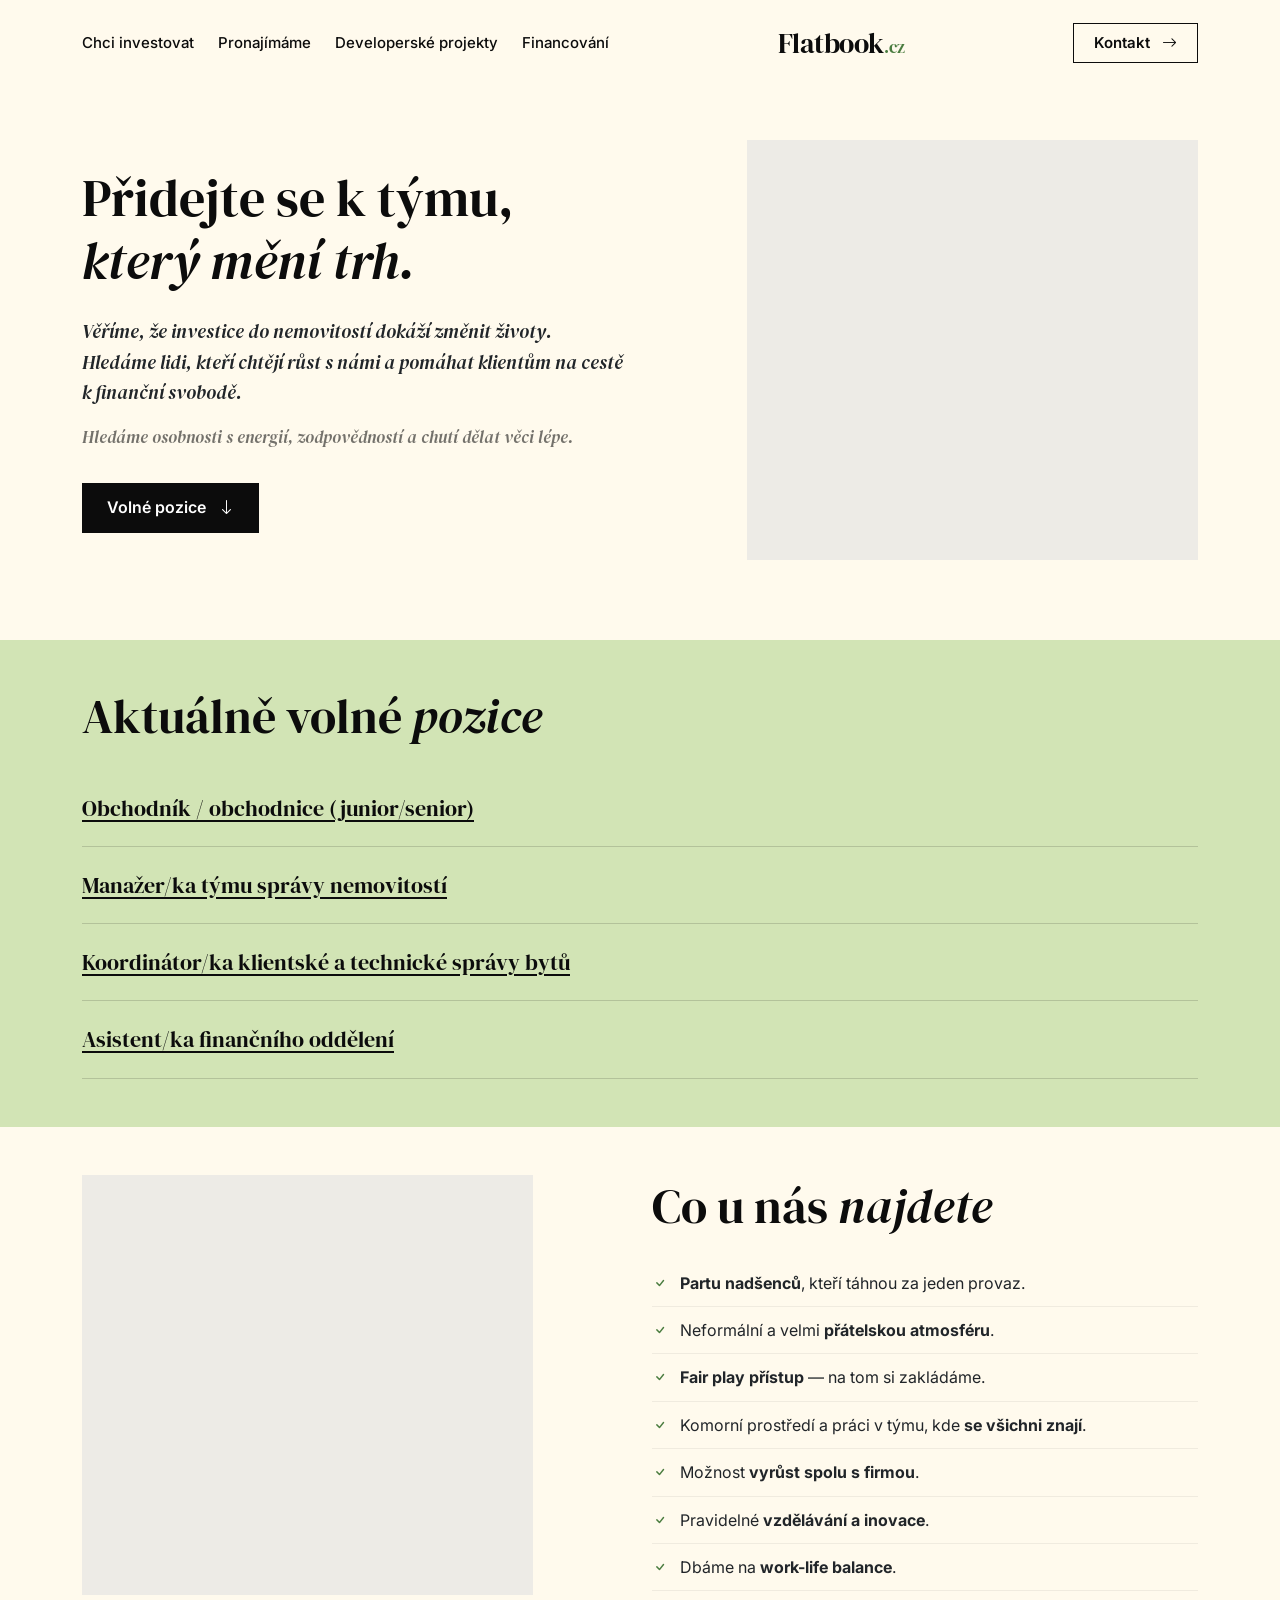
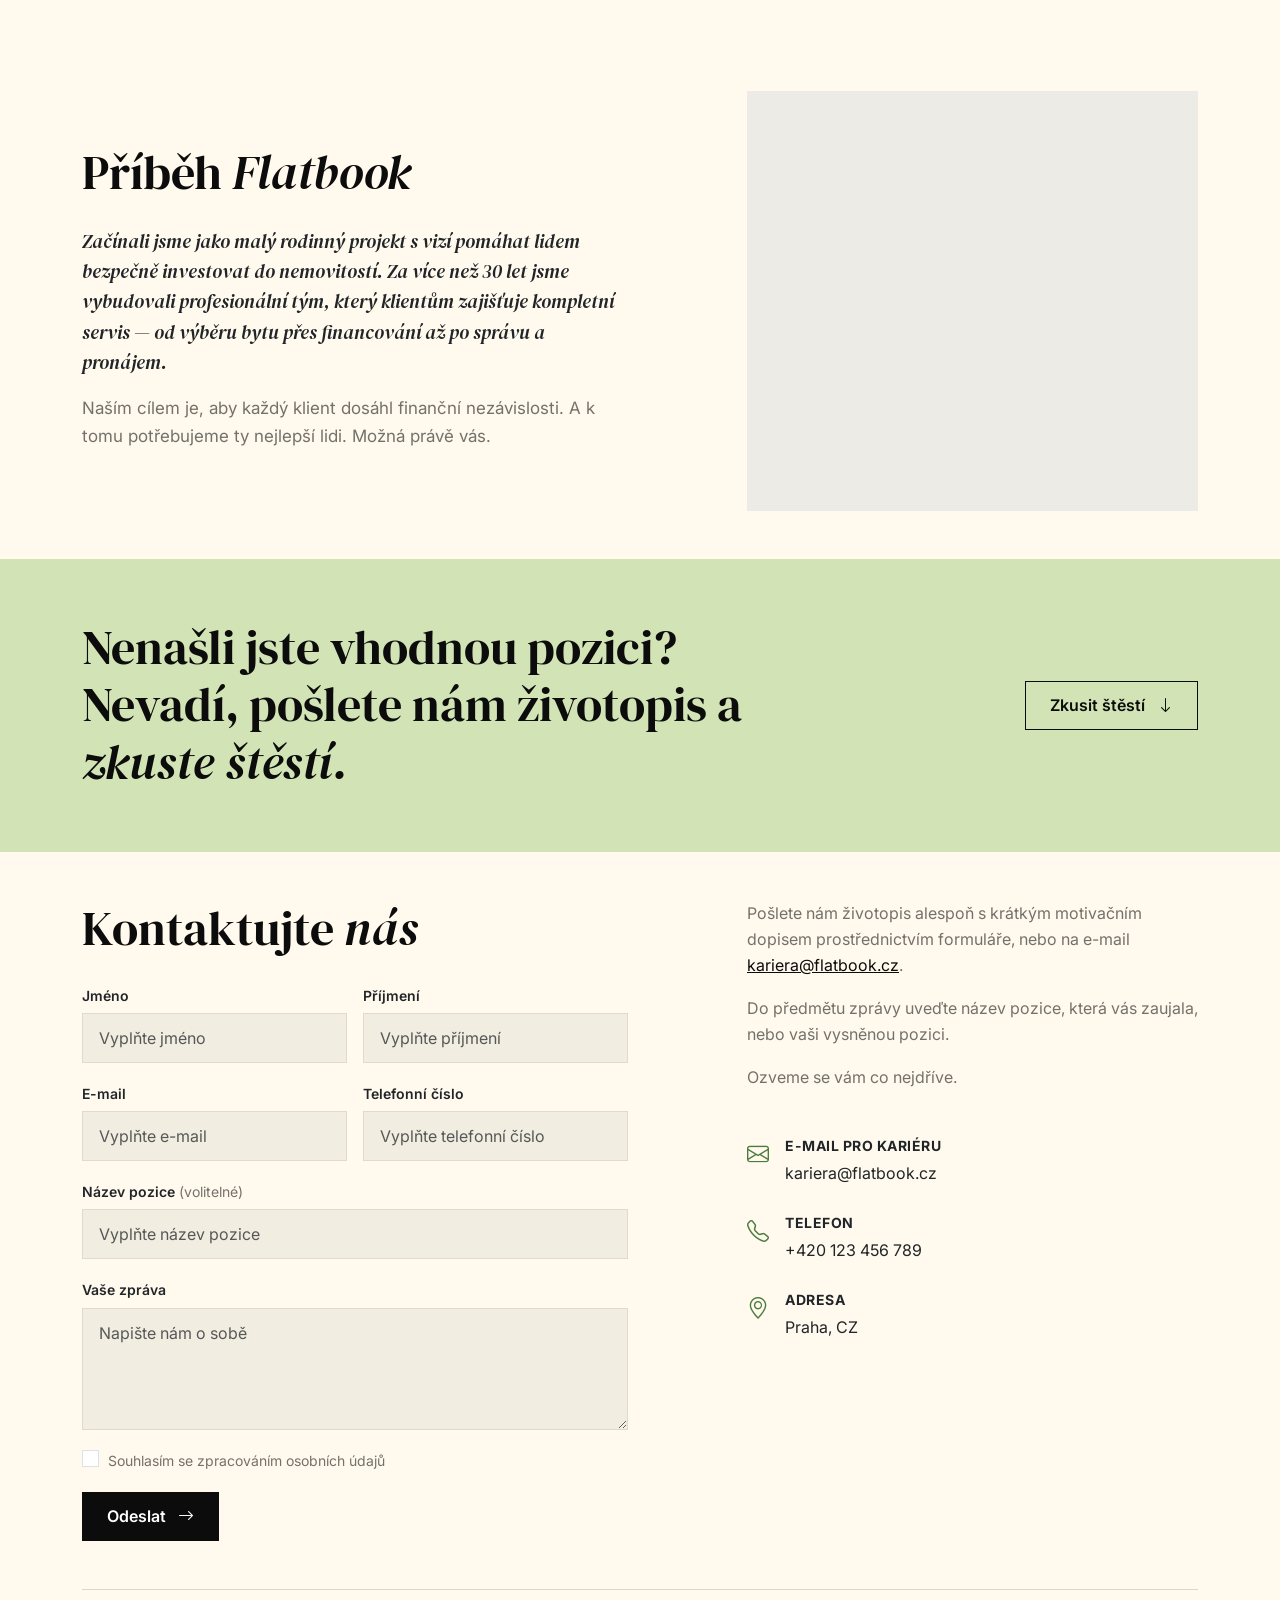
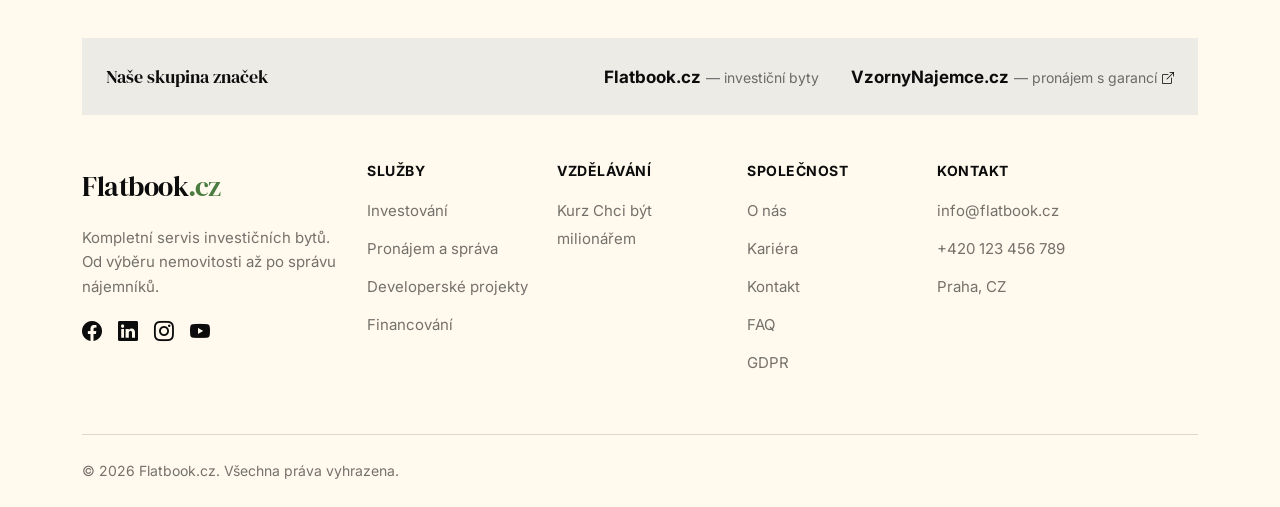
<file: kariera.html>
<!DOCTYPE html>
<html lang="cs">
<head>
  <meta charset="UTF-8">
  <meta name="viewport" content="width=device-width, initial-scale=1.0">
  <title>Kariéra — Flatbook.cz</title>
  <meta name="description" content="Přidejte se k týmu Flatbook. Hledáme nadšené lidi do obchodu, správy nemovitostí a financí.">
  <meta name="robots" content="index, follow">
  <link rel="canonical" href="https://flatbook.cz/kariera.html">

  <meta property="og:type" content="website">
  <meta property="og:url" content="https://flatbook.cz/kariera.html">
  <meta property="og:title" content="Kariéra — Flatbook.cz">
  <meta property="og:description" content="Přidejte se k týmu Flatbook. Hledáme nadšené lidi do obchodu, správy nemovitostí a financí.">
  <meta property="og:image" content="https://flatbook.cz/img/og-default.jpg">
  <meta property="og:locale" content="cs_CZ">
  <meta property="og:site_name" content="Flatbook.cz">
  <meta name="twitter:card" content="summary_large_image">
  <meta name="twitter:title" content="Kariéra — Flatbook.cz">
  <meta name="twitter:description" content="Přidejte se k týmu Flatbook. Hledáme nadšené lidi do obchodu, správy nemovitostí a financí.">
  <meta name="twitter:image" content="https://flatbook.cz/img/og-default.jpg">

  <link rel="icon" href="/favicon.svg" type="image/svg+xml">
  <link rel="apple-touch-icon" href="/apple-touch-icon.png">
  <link rel="manifest" href="/manifest.json">
  <meta name="theme-color" content="#FFFAED">

  <script type="application/ld+json">
  {
    "@context": "https://schema.org",
    "@graph": [
      {
        "@type": "WebPage",
        "url": "https://flatbook.cz/kariera.html",
        "name": "Kariéra — Flatbook.cz",
        "description": "Přidejte se k týmu Flatbook. Hledáme nadšené lidi do obchodu, správy nemovitostí a financí.",
        "isPartOf": { "@id": "https://flatbook.cz/#website" },
        "inLanguage": "cs"
      },
      {
        "@type": "BreadcrumbList",
        "itemListElement": [
          { "@type": "ListItem", "position": 1, "name": "Chci investovat", "item": "https://flatbook.cz/" },
          { "@type": "ListItem", "position": 2, "name": "Kariéra", "item": "https://flatbook.cz/kariera.html" }
        ]
      }
    ]
  }
  </script>

  <link href="https://cdn.jsdelivr.net/npm/bootstrap@5.3.3/dist/css/bootstrap.min.css" rel="stylesheet">
  <link href="https://cdn.jsdelivr.net/npm/bootstrap-icons@1.11.3/font/bootstrap-icons.min.css" rel="stylesheet">
  <link rel="preconnect" href="https://fonts.googleapis.com">
  <link rel="preconnect" href="https://fonts.gstatic.com" crossorigin>
  <link href="https://fonts.googleapis.com/css2?family=DM+Serif+Display:ital@0;1&family=Inter:wght@400;500;600;700&display=swap" rel="stylesheet">
  <link rel="stylesheet" href="css/style.css">
</head>
<body data-page="kariera">

  <!-- ========== HEADER ========== -->
  <div id="site-header"></div>
  <script src="js/header.js"></script>

  <!-- ========== HERO ========== -->
  <section class="subpage-hero bg-walls" id="hero">
    <div class="container">
      <div class="row align-items-center">
        <div class="col-lg-6">
          <h1>
            Přidejte se k týmu, <em>který mění trh.</em>
          </h1>
          <p class="lead-text mt-4">
            Věříme, že investice do nemovitostí dokáží změnit životy. Hledáme lidi, kteří chtějí růst s námi a pomáhat klientům na cestě k finanční svobodě.
          </p>
          <p class="mt-3" style="font-style: italic; font-family: var(--font-serif); color: var(--color-muted);">
            Hledáme osobnosti s energií, zodpovědností a chutí dělat věci lépe.
          </p>
          <a href="#pozice" class="btn btn-primary-dark mt-4">Volné pozice <i class="bi bi-arrow-down ms-2"></i></a>
        </div>
        <div class="col-lg-5 offset-lg-1 mt-5 mt-lg-0">
          <div class="img-placeholder img-placeholder-lg" style="background-image: url('https://images.unsplash.com/photo-1502672023488-70e25813eb80?w=1200&q=80&auto=format&fit=crop');">
            <i class="bi bi-image"></i>
            <span>Fotografie kanceláře / týmu</span>
          </div>
        </div>
      </div>
    </div>
  </section>

  <!-- ========== VOLNÉ POZICE ========== -->
  <section class="bg-limet py-5" id="pozice" style="padding-top: var(--section-padding); padding-bottom: var(--section-padding);">
    <div class="container">
      <div class="row">
        <div class="col-lg-7">
          <h2>Aktuálně volné <em>pozice</em></h2>
        </div>
      </div>
      <div class="job-list mt-4">
        <a href="#kontakt" class="job-item">Obchodník / obchodnice (junior/senior)</a>
        <a href="#kontakt" class="job-item">Manažer/ka týmu správy nemovitostí</a>
        <a href="#kontakt" class="job-item">Koordinátor/ka klientské a technické správy bytů</a>
        <a href="#kontakt" class="job-item">Asistent/ka finančního oddělení</a>
      </div>
    </div>
  </section>

  <!-- ========== CO U NÁS NAJDETE ========== -->
  <section class="bg-walls py-5" id="benefity" style="padding-top: var(--section-padding); padding-bottom: var(--section-padding);">
    <div class="container">
      <div class="row align-items-center">
        <div class="col-lg-5 order-2 order-lg-1">
          <div class="img-placeholder img-placeholder-lg" style="background-image: url('https://images.unsplash.com/photo-1568602471122-7832951cc4c5?w=1200&q=80&auto=format&fit=crop');">
            <i class="bi bi-image"></i>
            <span>Fotografie týmu</span>
          </div>
        </div>
        <div class="col-lg-6 offset-lg-1 order-1 order-lg-2 mb-5 mb-lg-0">
          <h2>Co u nás <em>najdete</em></h2>
          <ul class="benefit-list mt-4">
            <li><strong>Partu nadšenců</strong>, kteří táhnou za jeden provaz.</li>
            <li>Neformální a velmi <strong>přátelskou atmosféru</strong>.</li>
            <li><strong>Fair play přístup</strong> — na tom si zakládáme.</li>
            <li>Komorní prostředí a práci v týmu, kde <strong>se všichni znají</strong>.</li>
            <li>Možnost <strong>vyrůst spolu s firmou</strong>.</li>
            <li>Pravidelné <strong>vzdělávání a inovace</strong>.</li>
            <li>Dbáme na <strong>work-life balance</strong>.</li>
          </ul>
        </div>
      </div>
    </div>
  </section>

  <!-- ========== PŘÍBĚH FIRMY ========== -->
  <section class="bg-walls py-5" id="pribeh" style="padding-top: 0; padding-bottom: var(--section-padding);">
    <div class="container">
      <div class="row align-items-center">
        <div class="col-lg-6">
          <h2>Příběh <em>Flatbook</em></h2>
          <p class="lead-text mt-4">
            Začínali jsme jako malý rodinný projekt s vizí pomáhat lidem bezpečně investovat do nemovitostí. Za více než 30 let jsme vybudovali profesionální tým, který klientům zajišťuje kompletní servis — od výběru bytu přes financování až po správu a pronájem.
          </p>
          <p class="mt-3" style="color: var(--color-muted);">
            Naším cílem je, aby každý klient dosáhl finanční nezávislosti. A k tomu potřebujeme ty nejlepší lidi. Možná právě vás.
          </p>
        </div>
        <div class="col-lg-5 offset-lg-1 mt-5 mt-lg-0">
          <div class="img-placeholder img-placeholder-lg" style="background-image: url('https://images.unsplash.com/photo-1556157382-97eda2d62296?w=1200&q=80&auto=format&fit=crop');">
            <i class="bi bi-image"></i>
            <span>Fotografie zakladatele / kanceláře</span>
          </div>
        </div>
      </div>
    </div>
  </section>

  <!-- ========== CTA BANNER ========== -->
  <section class="cta-banner bg-limet" id="cta">
    <div class="container">
      <div class="row align-items-center">
        <div class="col-lg-8">
          <h2>Nenašli jste vhodnou pozici? Nevadí, pošlete nám životopis a <em>zkuste štěstí.</em></h2>
        </div>
        <div class="col-lg-4 text-lg-end mt-4 mt-lg-0">
          <a href="#kontakt" class="btn btn-outline-dark">Zkusit štěstí <i class="bi bi-arrow-down ms-2"></i></a>
        </div>
      </div>
    </div>
  </section>

  <!-- ========== KONTAKT ========== -->
  <section class="bg-walls py-5" id="kontakt" style="padding-top: var(--section-padding); padding-bottom: var(--section-padding);">
    <div class="container">
      <div class="row">
        <div class="col-lg-6">
          <h2 class="mb-4">Kontaktujte <em>nás</em></h2>
          <form class="contact-form">
            <div class="row g-3">
              <div class="col-md-6">
                <label class="form-label">Jméno</label>
                <input type="text" class="form-control" placeholder="Vyplňte jméno" required>
              </div>
              <div class="col-md-6">
                <label class="form-label">Příjmení</label>
                <input type="text" class="form-control" placeholder="Vyplňte příjmení" required>
              </div>
              <div class="col-md-6">
                <label class="form-label">E-mail</label>
                <input type="email" class="form-control" placeholder="Vyplňte e-mail" required>
              </div>
              <div class="col-md-6">
                <label class="form-label">Telefonní číslo</label>
                <input type="tel" class="form-control" placeholder="Vyplňte telefonní číslo" required>
              </div>
              <div class="col-12">
                <label class="form-label">Název pozice <span style="font-weight:400; color: var(--color-muted);">(volitelné)</span></label>
                <input type="text" class="form-control" placeholder="Vyplňte název pozice">
              </div>
              <div class="col-12">
                <label class="form-label">Vaše zpráva</label>
                <textarea class="form-control" rows="4" placeholder="Napište nám o sobě" required></textarea>
              </div>
              <div class="col-12">
                <div class="form-check">
                  <input type="checkbox" class="form-check-input" id="gdprKariera" required>
                  <label class="form-check-label" for="gdprKariera">Souhlasím se zpracováním osobních údajů</label>
                </div>
              </div>
              <div class="col-12">
                <button type="submit" class="btn btn-primary-dark">Odeslat <i class="bi bi-arrow-right ms-2"></i></button>
              </div>
            </div>
          </form>
        </div>
        <div class="col-lg-5 offset-lg-1 mt-5 mt-lg-0">
          <p style="font-size: 16px; color: var(--color-muted);">
            Pošlete nám životopis alespoň s krátkým motivačním dopisem prostřednictvím formuláře, nebo na e-mail <a href="mailto:kariera@flatbook.cz" style="text-decoration: underline;">kariera@flatbook.cz</a>.
          </p>
          <p class="mt-3" style="font-size: 16px; color: var(--color-muted);">
            Do předmětu zprávy uveďte název pozice, která vás zaujala, nebo vaši vysněnou pozici.
          </p>
          <p class="mt-3" style="font-size: 16px; color: var(--color-muted);">
            Ozveme se vám co nejdříve.
          </p>
          <div class="contact-info mt-4">
            <div class="contact-info-item">
              <i class="bi bi-envelope"></i>
              <div>
                <strong>E-mail pro kariéru</strong>
                <a href="mailto:kariera@flatbook.cz">kariera@flatbook.cz</a>
              </div>
            </div>
            <div class="contact-info-item">
              <i class="bi bi-telephone"></i>
              <div>
                <strong>Telefon</strong>
                <a href="tel:+420123456789">+420 123 456 789</a>
              </div>
            </div>
            <div class="contact-info-item">
              <i class="bi bi-geo-alt"></i>
              <div>
                <strong>Adresa</strong>
                <span>Praha, CZ</span>
              </div>
            </div>
          </div>
        </div>
      </div>
    </div>
  </section>

  <!-- ========== FOOTER ========== -->
  <div id="site-footer"></div>
  <script src="js/footer.js"></script>

  <script src="js/main.js"></script>
</body>
</html>
</file>
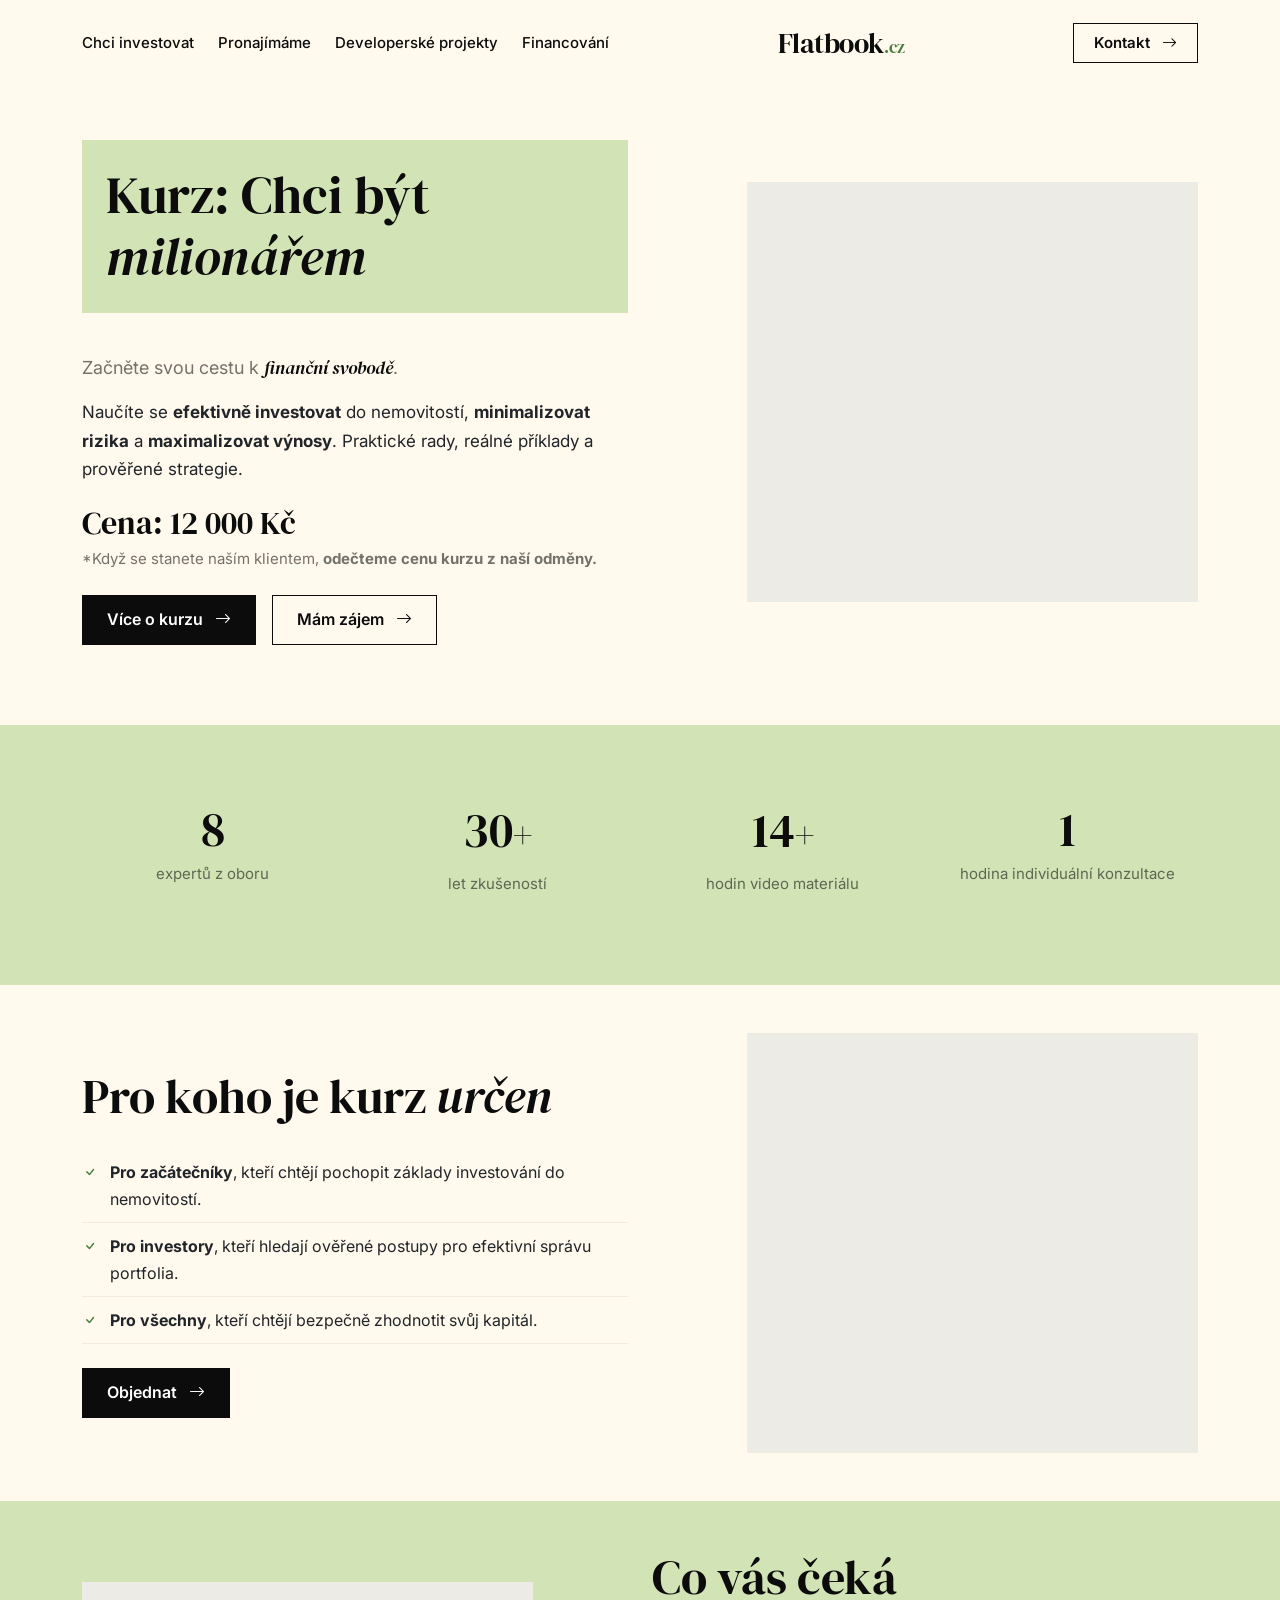
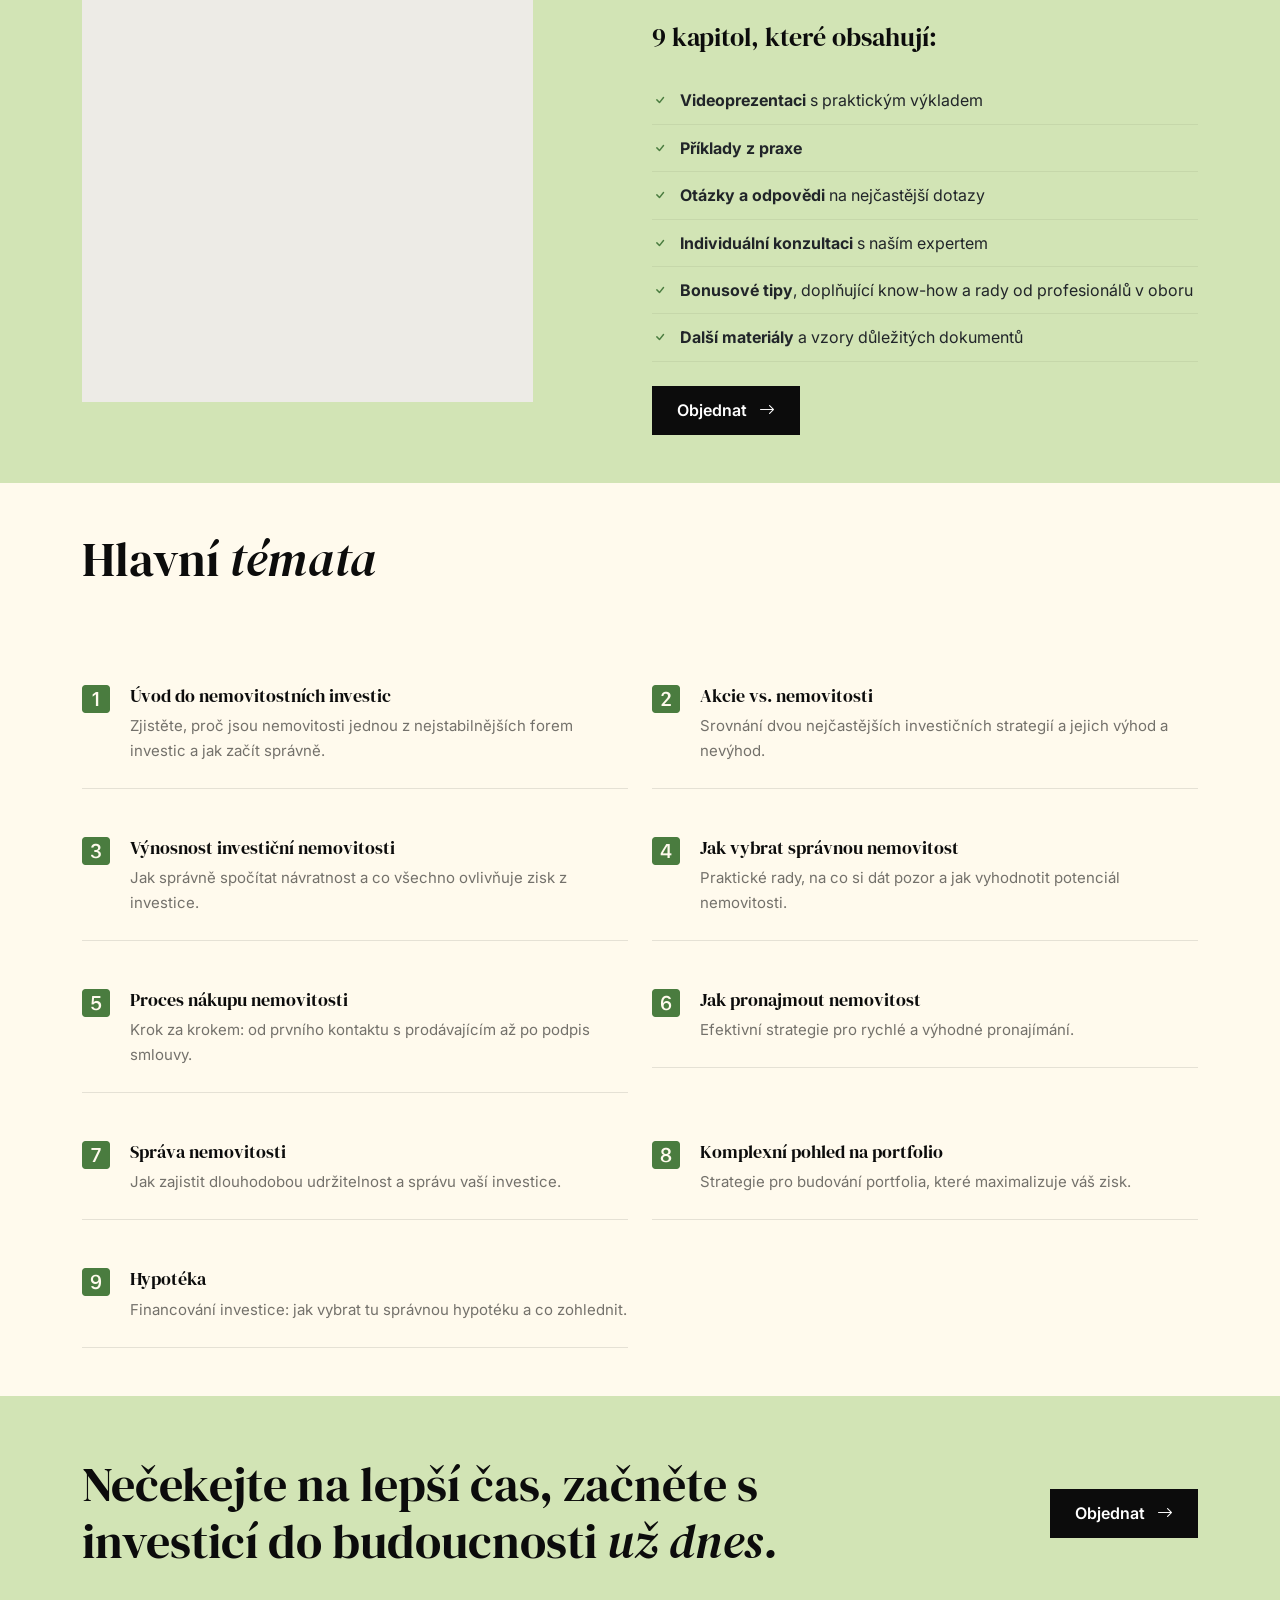
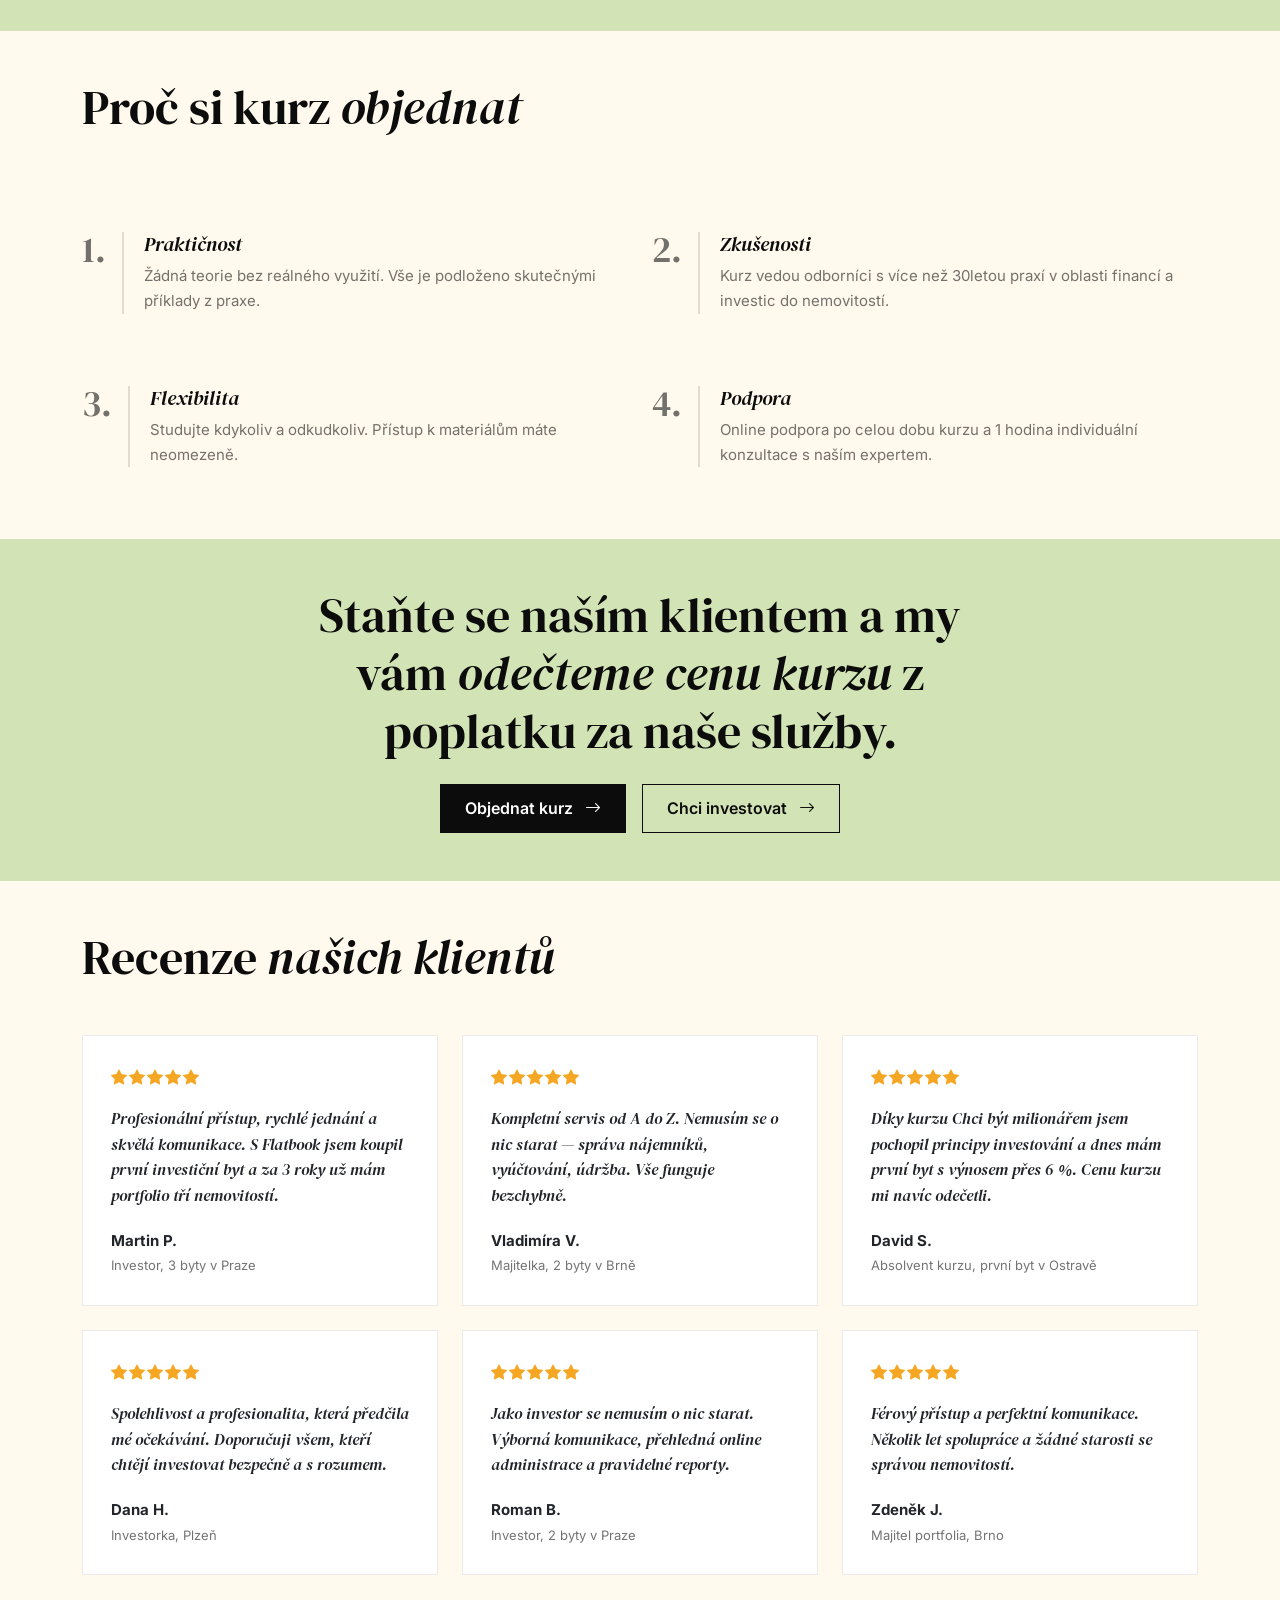
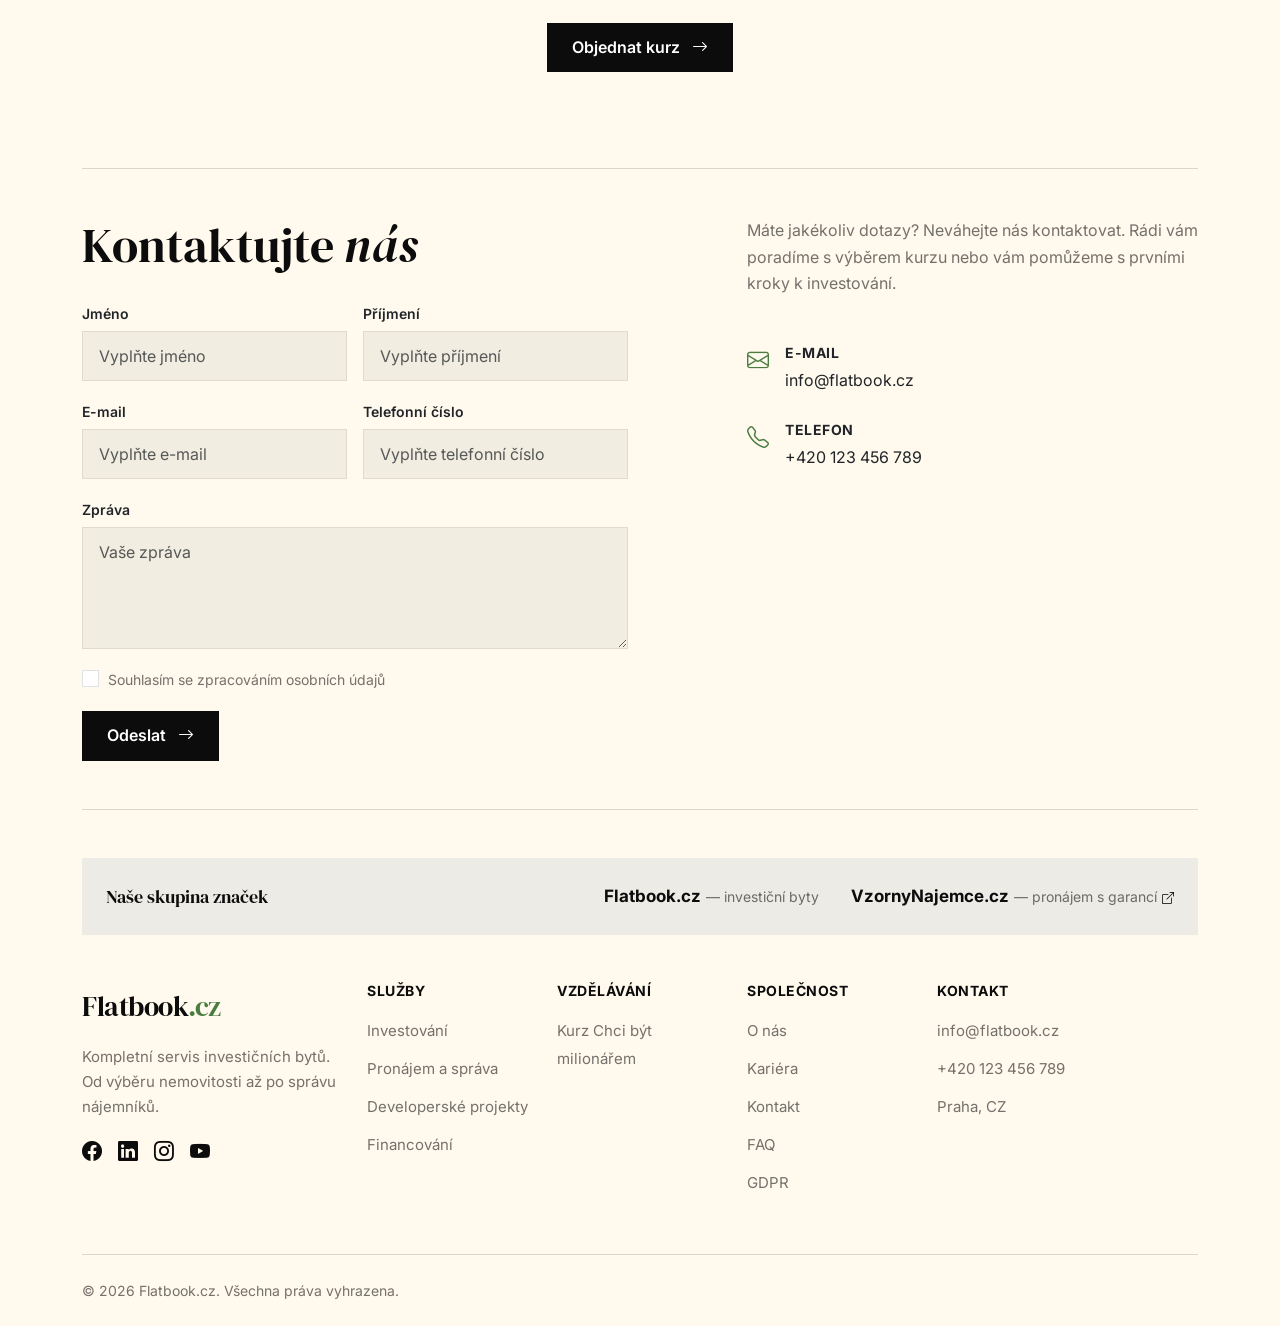
<file: masterclass.html>
<!DOCTYPE html>
<html lang="cs">
<head>
  <meta charset="UTF-8">
  <meta name="viewport" content="width=device-width, initial-scale=1.0">
  <title>Kurz: Chci být milionářem — Flatbook.cz</title>
  <meta name="description" content="Investiční kurz Chci být milionářem. Naučte se efektivně investovat do nemovitostí, minimalizovat rizika a maximalizovat výnosy.">
  <meta name="robots" content="index, follow">
  <link rel="canonical" href="https://flatbook.cz/masterclass.html">

  <meta property="og:type" content="website">
  <meta property="og:url" content="https://flatbook.cz/masterclass.html">
  <meta property="og:title" content="Kurz: Chci být milionářem — Flatbook.cz">
  <meta property="og:description" content="Investiční kurz Chci být milionářem. Naučte se efektivně investovat do nemovitostí, minimalizovat rizika a maximalizovat výnosy.">
  <meta property="og:image" content="https://flatbook.cz/img/og-default.jpg">
  <meta property="og:locale" content="cs_CZ">
  <meta property="og:site_name" content="Flatbook.cz">
  <meta name="twitter:card" content="summary_large_image">
  <meta name="twitter:title" content="Kurz: Chci být milionářem — Flatbook.cz">
  <meta name="twitter:description" content="Investiční kurz Chci být milionářem. Naučte se efektivně investovat do nemovitostí, minimalizovat rizika a maximalizovat výnosy.">
  <meta name="twitter:image" content="https://flatbook.cz/img/og-default.jpg">

  <link rel="icon" href="/favicon.svg" type="image/svg+xml">
  <link rel="apple-touch-icon" href="/apple-touch-icon.png">
  <link rel="manifest" href="/manifest.json">
  <meta name="theme-color" content="#FFFAED">

  <script type="application/ld+json">
  {
    "@context": "https://schema.org",
    "@graph": [
      {
        "@type": "WebPage",
        "url": "https://flatbook.cz/masterclass.html",
        "name": "Kurz: Chci být milionářem — Flatbook.cz",
        "description": "Investiční kurz Chci být milionářem. 9 kapitol, 14+ hodin videa, individuální konzultace.",
        "isPartOf": { "@id": "https://flatbook.cz/#website" },
        "inLanguage": "cs"
      },
      {
        "@type": "Course",
        "name": "Chci být milionářem",
        "description": "Investiční kurz zaměřený na investice do nemovitostí. 9 kapitol, 14+ hodin video materiálu, příklady z praxe a individuální konzultace.",
        "provider": { "@id": "https://flatbook.cz/#organization" },
        "inLanguage": "cs",
        "offers": {
          "@type": "Offer",
          "price": "12000",
          "priceCurrency": "CZK",
          "availability": "https://schema.org/InStock"
        },
        "hasCourseInstance": {
          "@type": "CourseInstance",
          "courseMode": "online"
        }
      },
      {
        "@type": "Product",
        "name": "Kurz Chci být milionářem",
        "description": "Investiční vzdělávací kurz. Cena se odečítá z odměny při využití služeb Flatbook.",
        "brand": { "@id": "https://flatbook.cz/#organization" },
        "offers": {
          "@type": "Offer",
          "price": "12000",
          "priceCurrency": "CZK",
          "availability": "https://schema.org/InStock"
        }
      },
      {
        "@type": "BreadcrumbList",
        "itemListElement": [
          { "@type": "ListItem", "position": 1, "name": "Chci investovat", "item": "https://flatbook.cz/" },
          { "@type": "ListItem", "position": 2, "name": "Kurz Chci být milionářem", "item": "https://flatbook.cz/masterclass.html" }
        ]
      }
    ]
  }
  </script>

  <link href="https://cdn.jsdelivr.net/npm/bootstrap@5.3.3/dist/css/bootstrap.min.css" rel="stylesheet">
  <link href="https://cdn.jsdelivr.net/npm/bootstrap-icons@1.11.3/font/bootstrap-icons.min.css" rel="stylesheet">
  <link rel="preconnect" href="https://fonts.googleapis.com">
  <link rel="preconnect" href="https://fonts.gstatic.com" crossorigin>
  <link href="https://fonts.googleapis.com/css2?family=DM+Serif+Display:ital@0;1&family=Inter:wght@400;500;600;700&display=swap" rel="stylesheet">
  <link rel="stylesheet" href="css/style.css">
</head>
<body data-page="masterclass">

  <!-- ========== HEADER ========== -->
  <div id="site-header"></div>
  <script src="js/header.js"></script>

  <!-- ========== HERO ========== -->
  <section class="subpage-hero bg-walls" id="hero">
    <div class="container">
      <div class="row align-items-center">
        <div class="col-lg-6">
          <div class="bg-limet p-4 mb-4 d-inline-block">
            <h1 class="mb-0">Kurz: Chci být <em>milionářem</em></h1>
          </div>
          <p class="hero-sub mt-3">
            Začněte svou cestu k <em>finanční svobodě</em>.
          </p>
          <p class="mt-3">
            Naučíte se <strong>efektivně investovat</strong> do nemovitostí, <strong>minimalizovat rizika</strong> a <strong>maximalizovat výnosy</strong>. Praktické rady, reálné příklady a prověřené strategie.
          </p>
          <div class="course-price mt-4">Cena: 12 000 Kč</div>
          <p class="mt-2" style="font-size:15px; color: var(--color-muted);">
            *Když se stanete naším klientem, <strong>odečteme cenu kurzu z naší odměny.</strong>
          </p>
          <div class="d-flex flex-wrap gap-3 mt-4">
            <a href="#temata" class="btn btn-primary-dark">Více o kurzu <i class="bi bi-arrow-right ms-2"></i></a>
            <a href="#kontakt" class="btn btn-outline-dark">Mám zájem <i class="bi bi-arrow-right ms-2"></i></a>
          </div>
        </div>
        <div class="col-lg-5 offset-lg-1 mt-5 mt-lg-0">
          <div class="img-placeholder img-placeholder-lg" style="background-image: url('https://images.unsplash.com/photo-1522444195799-478538b28823?w=1200&q=80&auto=format&fit=crop');">
            <i class="bi bi-image"></i>
            <span>Fotografie interiéru investičního bytu</span>
          </div>
        </div>
      </div>
    </div>
  </section>

  <!-- ========== STATS ========== -->
  <section class="usp bg-limet" id="stats">
    <div class="container">
      <div class="row text-center">
        <div class="col-6 col-md-3">
          <div class="usp-item">
            <span class="usp-number" data-target="8">0</span>
            <p class="usp-label">expertů z oboru</p>
          </div>
        </div>
        <div class="col-6 col-md-3">
          <div class="usp-item">
            <span class="usp-number" data-target="30">0</span><span class="usp-plus">+</span>
            <p class="usp-label">let zkušeností</p>
          </div>
        </div>
        <div class="col-6 col-md-3">
          <div class="usp-item">
            <span class="usp-number" data-target="14">0</span><span class="usp-plus">+</span>
            <p class="usp-label">hodin video materiálu</p>
          </div>
        </div>
        <div class="col-6 col-md-3">
          <div class="usp-item">
            <span class="usp-number" data-target="1">0</span>
            <p class="usp-label">hodina individuální konzultace</p>
          </div>
        </div>
      </div>
    </div>
  </section>

  <!-- ========== PRO KOHO ========== -->
  <section class="bg-walls py-5" id="pro-koho" style="padding-top: var(--section-padding); padding-bottom: var(--section-padding);">
    <div class="container">
      <div class="row align-items-center">
        <div class="col-lg-6">
          <h2>Pro koho je kurz <em>určen</em></h2>
          <ul class="service-list mt-4">
            <li><strong>Pro začátečníky</strong>, kteří chtějí pochopit základy investování do nemovitostí.</li>
            <li><strong>Pro investory</strong>, kteří hledají ověřené postupy pro efektivní správu portfolia.</li>
            <li><strong>Pro všechny</strong>, kteří chtějí bezpečně zhodnotit svůj kapitál.</li>
          </ul>
          <a href="#kontakt" class="btn btn-primary-dark mt-4">Objednat <i class="bi bi-arrow-right ms-2"></i></a>
        </div>
        <div class="col-lg-5 offset-lg-1 mt-5 mt-lg-0">
          <div class="img-placeholder img-placeholder-lg" style="background-image: url('https://images.unsplash.com/photo-1568602471122-7832951cc4c5?w=1200&q=80&auto=format&fit=crop');">
            <i class="bi bi-play-circle"></i>
            <span>Video ukázka kurzu</span>
          </div>
        </div>
      </div>
    </div>
  </section>

  <!-- ========== CO VÁS ČEKÁ ========== -->
  <section class="bg-limet py-5" id="obsah" style="padding-top: var(--section-padding); padding-bottom: var(--section-padding);">
    <div class="container">
      <div class="row align-items-center">
        <div class="col-lg-5 order-2 order-lg-1">
          <div class="img-placeholder img-placeholder-lg" style="background-image: url('https://images.unsplash.com/photo-1556157382-97eda2d62296?w=1200&q=80&auto=format&fit=crop');">
            <i class="bi bi-image"></i>
            <span>Fotografie z natáčení kurzu</span>
          </div>
        </div>
        <div class="col-lg-6 offset-lg-1 order-1 order-lg-2 mb-5 mb-lg-0">
          <h2>Co vás čeká</h2>
          <h3 class="mt-3 mb-4">9 kapitol, které obsahují:</h3>
          <ul class="service-list">
            <li><strong>Videoprezentaci</strong> s praktickým výkladem</li>
            <li><strong>Příklady z praxe</strong></li>
            <li><strong>Otázky a odpovědi</strong> na nejčastější dotazy</li>
            <li><strong>Individuální konzultaci</strong> s naším expertem</li>
            <li><strong>Bonusové tipy</strong>, doplňující know-how a rady od profesionálů v oboru</li>
            <li><strong>Další materiály</strong> a vzory důležitých dokumentů</li>
          </ul>
          <a href="#kontakt" class="btn btn-primary-dark mt-4">Objednat <i class="bi bi-arrow-right ms-2"></i></a>
        </div>
      </div>
    </div>
  </section>

  <!-- ========== HLAVNÍ TÉMATA ========== -->
  <section class="bg-walls py-5" id="temata" style="padding-top: var(--section-padding); padding-bottom: var(--section-padding);">
    <div class="container">
      <div class="row">
        <div class="col-lg-7">
          <h2>Hlavní <em>témata</em></h2>
        </div>
      </div>
      <div class="row mt-5 g-4">
        <div class="col-md-6">
          <div class="topic-card">
            <div class="topic-icon"><i class="bi bi-1-square-fill"></i></div>
            <div class="topic-content">
              <h4>Úvod do nemovitostních investic</h4>
              <p>Zjistěte, proč jsou nemovitosti jednou z nejstabilnějších forem investic a jak začít správně.</p>
            </div>
          </div>
        </div>
        <div class="col-md-6">
          <div class="topic-card">
            <div class="topic-icon"><i class="bi bi-2-square-fill"></i></div>
            <div class="topic-content">
              <h4>Akcie vs. nemovitosti</h4>
              <p>Srovnání dvou nejčastějších investičních strategií a jejich výhod a nevýhod.</p>
            </div>
          </div>
        </div>
        <div class="col-md-6">
          <div class="topic-card">
            <div class="topic-icon"><i class="bi bi-3-square-fill"></i></div>
            <div class="topic-content">
              <h4>Výnosnost investiční nemovitosti</h4>
              <p>Jak správně spočítat návratnost a co všechno ovlivňuje zisk z investice.</p>
            </div>
          </div>
        </div>
        <div class="col-md-6">
          <div class="topic-card">
            <div class="topic-icon"><i class="bi bi-4-square-fill"></i></div>
            <div class="topic-content">
              <h4>Jak vybrat správnou nemovitost</h4>
              <p>Praktické rady, na co si dát pozor a jak vyhodnotit potenciál nemovitosti.</p>
            </div>
          </div>
        </div>
        <div class="col-md-6">
          <div class="topic-card">
            <div class="topic-icon"><i class="bi bi-5-square-fill"></i></div>
            <div class="topic-content">
              <h4>Proces nákupu nemovitosti</h4>
              <p>Krok za krokem: od prvního kontaktu s prodávajícím až po podpis smlouvy.</p>
            </div>
          </div>
        </div>
        <div class="col-md-6">
          <div class="topic-card">
            <div class="topic-icon"><i class="bi bi-6-square-fill"></i></div>
            <div class="topic-content">
              <h4>Jak pronajmout nemovitost</h4>
              <p>Efektivní strategie pro rychlé a výhodné pronajímání.</p>
            </div>
          </div>
        </div>
        <div class="col-md-6">
          <div class="topic-card">
            <div class="topic-icon"><i class="bi bi-7-square-fill"></i></div>
            <div class="topic-content">
              <h4>Správa nemovitosti</h4>
              <p>Jak zajistit dlouhodobou udržitelnost a správu vaší investice.</p>
            </div>
          </div>
        </div>
        <div class="col-md-6">
          <div class="topic-card">
            <div class="topic-icon"><i class="bi bi-8-square-fill"></i></div>
            <div class="topic-content">
              <h4>Komplexní pohled na portfolio</h4>
              <p>Strategie pro budování portfolia, které maximalizuje váš zisk.</p>
            </div>
          </div>
        </div>
        <div class="col-md-6">
          <div class="topic-card">
            <div class="topic-icon"><i class="bi bi-9-square-fill"></i></div>
            <div class="topic-content">
              <h4>Hypotéka</h4>
              <p>Financování investice: jak vybrat tu správnou hypotéku a co zohlednit.</p>
            </div>
          </div>
        </div>
      </div>
    </div>
  </section>

  <!-- ========== CTA BANNER ========== -->
  <section class="cta-banner bg-limet">
    <div class="container">
      <div class="row align-items-center">
        <div class="col-lg-8">
          <h2>Nečekejte na lepší čas, začněte s investicí do budoucnosti <em>už dnes.</em></h2>
        </div>
        <div class="col-lg-4 text-lg-end mt-4 mt-lg-0">
          <a href="#kontakt" class="btn btn-primary-dark">Objednat <i class="bi bi-arrow-right ms-2"></i></a>
        </div>
      </div>
    </div>
  </section>

  <!-- ========== PROČ SI KURZ OBJEDNAT ========== -->
  <section class="bg-walls py-5" id="proc" style="padding-top: var(--section-padding); padding-bottom: var(--section-padding);">
    <div class="container">
      <div class="row">
        <div class="col-lg-7">
          <h2>Proč si kurz <em>objednat</em></h2>
        </div>
      </div>
      <div class="row mt-5 g-4">
        <div class="col-md-6">
          <div class="advantage-item">
            <div class="advantage-number">1.</div>
            <div class="advantage-content">
              <h3>Praktičnost</h3>
              <p>Žádná teorie bez reálného využití. Vše je podloženo skutečnými příklady z praxe.</p>
            </div>
          </div>
        </div>
        <div class="col-md-6">
          <div class="advantage-item">
            <div class="advantage-number">2.</div>
            <div class="advantage-content">
              <h3>Zkušenosti</h3>
              <p>Kurz vedou odborníci s více než 30letou praxí v oblasti financí a investic do nemovitostí.</p>
            </div>
          </div>
        </div>
        <div class="col-md-6">
          <div class="advantage-item">
            <div class="advantage-number">3.</div>
            <div class="advantage-content">
              <h3>Flexibilita</h3>
              <p>Studujte kdykoliv a odkudkoliv. Přístup k materiálům máte neomezeně.</p>
            </div>
          </div>
        </div>
        <div class="col-md-6">
          <div class="advantage-item">
            <div class="advantage-number">4.</div>
            <div class="advantage-content">
              <h3>Podpora</h3>
              <p>Online podpora po celou dobu kurzu a 1 hodina individuální konzultace s naším expertem.</p>
            </div>
          </div>
        </div>
      </div>
    </div>
  </section>

  <!-- ========== UPSELL — ODEČTENÍ CENY ========== -->
  <section class="bg-limet py-5" style="padding-top: var(--section-padding); padding-bottom: var(--section-padding);">
    <div class="container text-center">
      <div class="row justify-content-center">
        <div class="col-lg-8">
          <h2>Staňte se naším klientem a my vám <em>odečteme cenu kurzu</em> z poplatku za naše služby.</h2>
          <div class="d-flex flex-wrap gap-3 justify-content-center mt-4">
            <a href="#kontakt" class="btn btn-primary-dark">Objednat kurz <i class="bi bi-arrow-right ms-2"></i></a>
            <a href="index.html#kontakt" class="btn btn-outline-dark">Chci investovat <i class="bi bi-arrow-right ms-2"></i></a>
          </div>
        </div>
      </div>
    </div>
  </section>

  <!-- ========== RECENZE ========== -->
  <section class="bg-walls py-5" id="recenze" style="padding-top: var(--section-padding); padding-bottom: var(--section-padding);">
    <div class="container">
      <h2 class="mb-5">Recenze <em>našich klientů</em></h2>
      <div class="row g-4">
        <div class="col-md-4">
          <div class="review-card">
            <div class="review-stars">
              <i class="bi bi-star-fill"></i><i class="bi bi-star-fill"></i><i class="bi bi-star-fill"></i><i class="bi bi-star-fill"></i><i class="bi bi-star-fill"></i>
            </div>
            <p class="review-text">Profesionální přístup, rychlé jednání a skvělá komunikace. S Flatbook jsem koupil první investiční byt a za 3 roky už mám portfolio tří nemovitostí.</p>
            <div class="review-author">
              <strong>Martin P.</strong>
              <span>Investor, 3 byty v Praze</span>
            </div>
          </div>
        </div>
        <div class="col-md-4">
          <div class="review-card">
            <div class="review-stars">
              <i class="bi bi-star-fill"></i><i class="bi bi-star-fill"></i><i class="bi bi-star-fill"></i><i class="bi bi-star-fill"></i><i class="bi bi-star-fill"></i>
            </div>
            <p class="review-text">Kompletní servis od A do Z. Nemusím se o nic starat — správa nájemníků, vyúčtování, údržba. Vše funguje bezchybně.</p>
            <div class="review-author">
              <strong>Vladimíra V.</strong>
              <span>Majitelka, 2 byty v Brně</span>
            </div>
          </div>
        </div>
        <div class="col-md-4">
          <div class="review-card">
            <div class="review-stars">
              <i class="bi bi-star-fill"></i><i class="bi bi-star-fill"></i><i class="bi bi-star-fill"></i><i class="bi bi-star-fill"></i><i class="bi bi-star-fill"></i>
            </div>
            <p class="review-text">Díky kurzu Chci být milionářem jsem pochopil principy investování a dnes mám první byt s výnosem přes 6 %. Cenu kurzu mi navíc odečetli.</p>
            <div class="review-author">
              <strong>David S.</strong>
              <span>Absolvent kurzu, první byt v Ostravě</span>
            </div>
          </div>
        </div>
        <div class="col-md-4">
          <div class="review-card">
            <div class="review-stars">
              <i class="bi bi-star-fill"></i><i class="bi bi-star-fill"></i><i class="bi bi-star-fill"></i><i class="bi bi-star-fill"></i><i class="bi bi-star-fill"></i>
            </div>
            <p class="review-text">Spolehlivost a profesionalita, která předčila mé očekávání. Doporučuji všem, kteří chtějí investovat bezpečně a s rozumem.</p>
            <div class="review-author">
              <strong>Dana H.</strong>
              <span>Investorka, Plzeň</span>
            </div>
          </div>
        </div>
        <div class="col-md-4">
          <div class="review-card">
            <div class="review-stars">
              <i class="bi bi-star-fill"></i><i class="bi bi-star-fill"></i><i class="bi bi-star-fill"></i><i class="bi bi-star-fill"></i><i class="bi bi-star-fill"></i>
            </div>
            <p class="review-text">Jako investor se nemusím o nic starat. Výborná komunikace, přehledná online administrace a pravidelné reporty.</p>
            <div class="review-author">
              <strong>Roman B.</strong>
              <span>Investor, 2 byty v Praze</span>
            </div>
          </div>
        </div>
        <div class="col-md-4">
          <div class="review-card">
            <div class="review-stars">
              <i class="bi bi-star-fill"></i><i class="bi bi-star-fill"></i><i class="bi bi-star-fill"></i><i class="bi bi-star-fill"></i><i class="bi bi-star-fill"></i>
            </div>
            <p class="review-text">Férový přístup a perfektní komunikace. Několik let spolupráce a žádné starosti se správou nemovitostí.</p>
            <div class="review-author">
              <strong>Zdeněk J.</strong>
              <span>Majitel portfolia, Brno</span>
            </div>
          </div>
        </div>
      </div>
      <div class="text-center mt-5">
        <a href="#kontakt" class="btn btn-primary-dark">Objednat kurz <i class="bi bi-arrow-right ms-2"></i></a>
      </div>
    </div>
  </section>

  <!-- ========== KONTAKT ========== -->
  <section class="bg-walls py-5" id="kontakt" style="padding-top: 0; padding-bottom: var(--section-padding);">
    <div class="container">
      <div class="divider mb-5"></div>
      <div class="row">
        <div class="col-lg-6">
          <h2 class="mb-4">Kontaktujte <em>nás</em></h2>
          <form class="contact-form">
            <div class="row g-3">
              <div class="col-md-6">
                <label class="form-label">Jméno</label>
                <input type="text" class="form-control" placeholder="Vyplňte jméno" required>
              </div>
              <div class="col-md-6">
                <label class="form-label">Příjmení</label>
                <input type="text" class="form-control" placeholder="Vyplňte příjmení" required>
              </div>
              <div class="col-md-6">
                <label class="form-label">E-mail</label>
                <input type="email" class="form-control" placeholder="Vyplňte e-mail" required>
              </div>
              <div class="col-md-6">
                <label class="form-label">Telefonní číslo</label>
                <input type="tel" class="form-control" placeholder="Vyplňte telefonní číslo" required>
              </div>
              <div class="col-12">
                <label class="form-label">Zpráva</label>
                <textarea class="form-control" rows="4" placeholder="Vaše zpráva"></textarea>
              </div>
              <div class="col-12">
                <div class="form-check">
                  <input type="checkbox" class="form-check-input" id="gdprMasterclass" required>
                  <label class="form-check-label" for="gdprMasterclass">Souhlasím se zpracováním osobních údajů</label>
                </div>
              </div>
              <div class="col-12">
                <button type="submit" class="btn btn-primary-dark">Odeslat <i class="bi bi-arrow-right ms-2"></i></button>
              </div>
            </div>
          </form>
        </div>
        <div class="col-lg-5 offset-lg-1 mt-5 mt-lg-0">
          <p style="font-size: 16px; color: var(--color-muted);">
            Máte jakékoliv dotazy? Neváhejte nás kontaktovat. Rádi vám poradíme s výběrem kurzu nebo vám pomůžeme s prvními kroky k investování.
          </p>
          <div class="contact-info mt-4">
            <div class="contact-info-item">
              <i class="bi bi-envelope"></i>
              <div>
                <strong>E-mail</strong>
                <a href="mailto:info@flatbook.cz">info@flatbook.cz</a>
              </div>
            </div>
            <div class="contact-info-item">
              <i class="bi bi-telephone"></i>
              <div>
                <strong>Telefon</strong>
                <a href="tel:+420123456789">+420 123 456 789</a>
              </div>
            </div>
          </div>
        </div>
      </div>
    </div>
  </section>

  <!-- ========== FOOTER ========== -->
  <div id="site-footer"></div>
  <script src="js/footer.js"></script>

  <script src="js/main.js"></script>
</body>
</html>
</file>
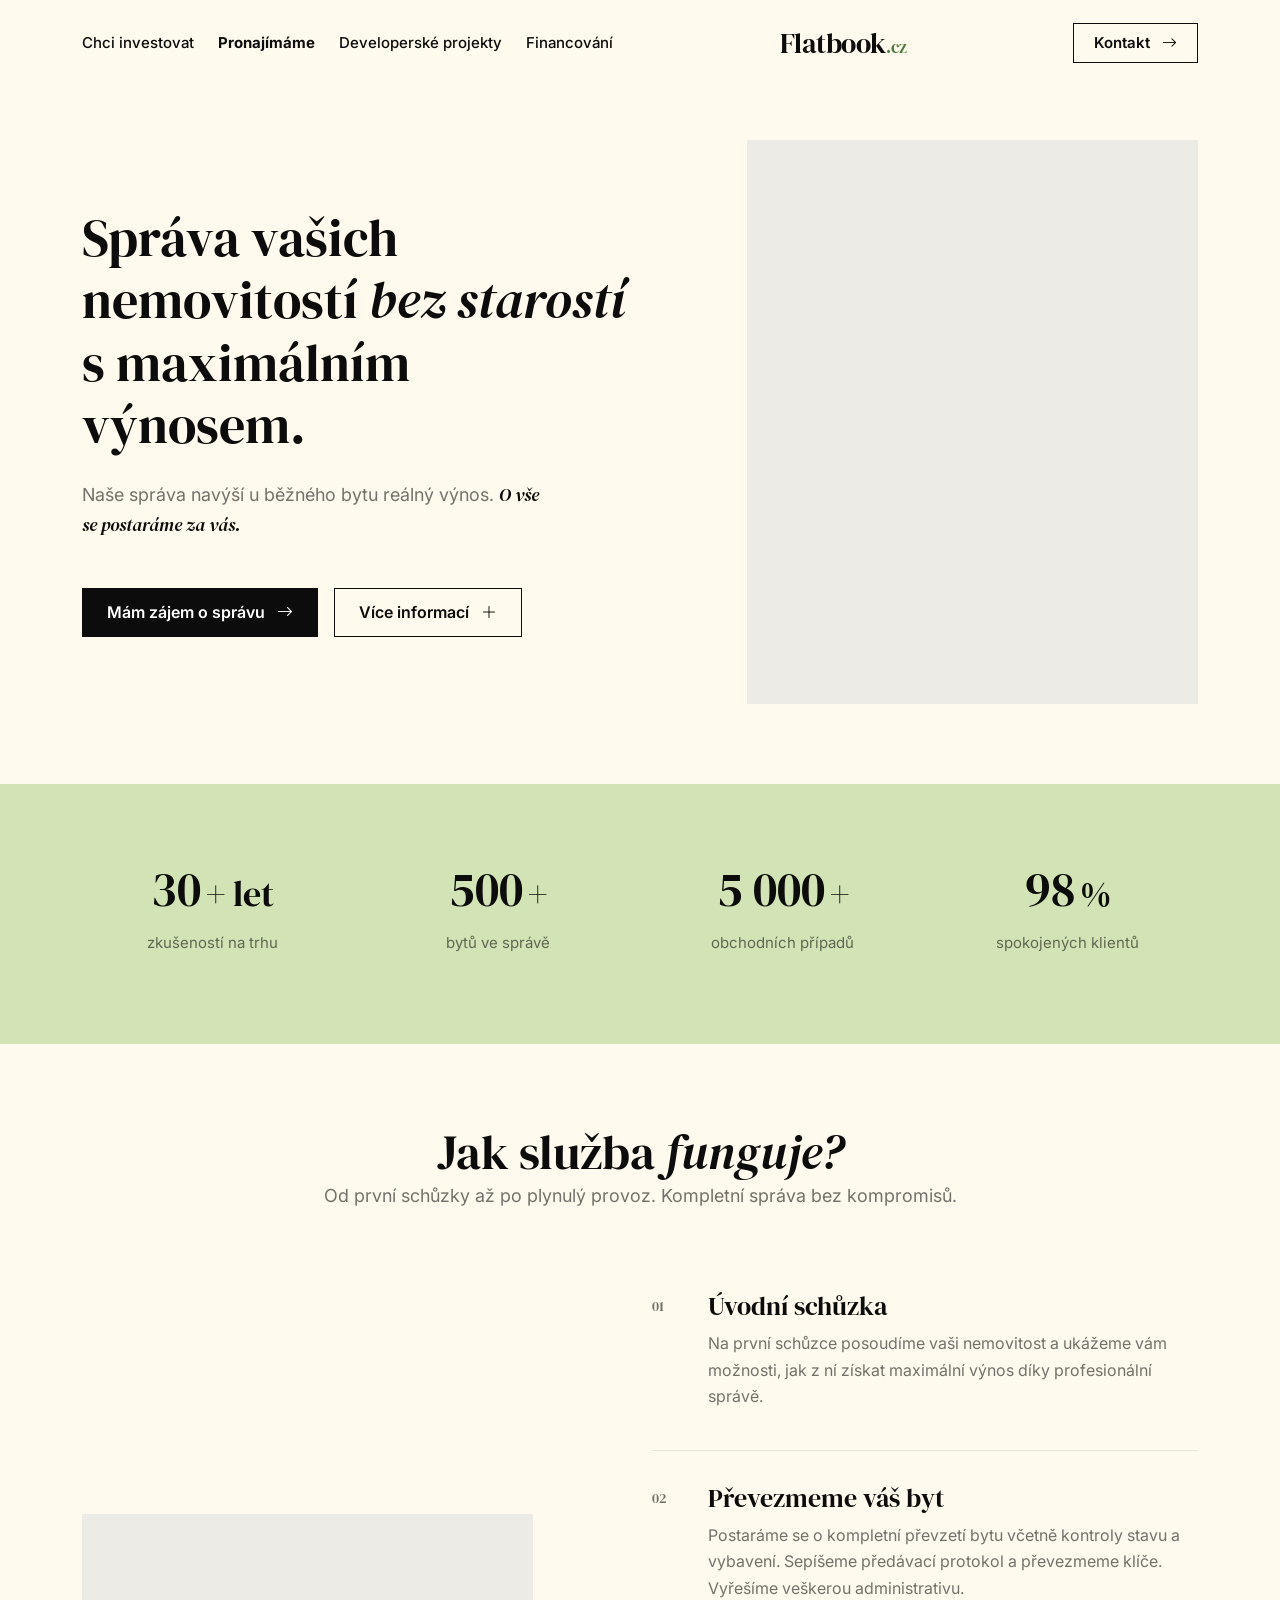
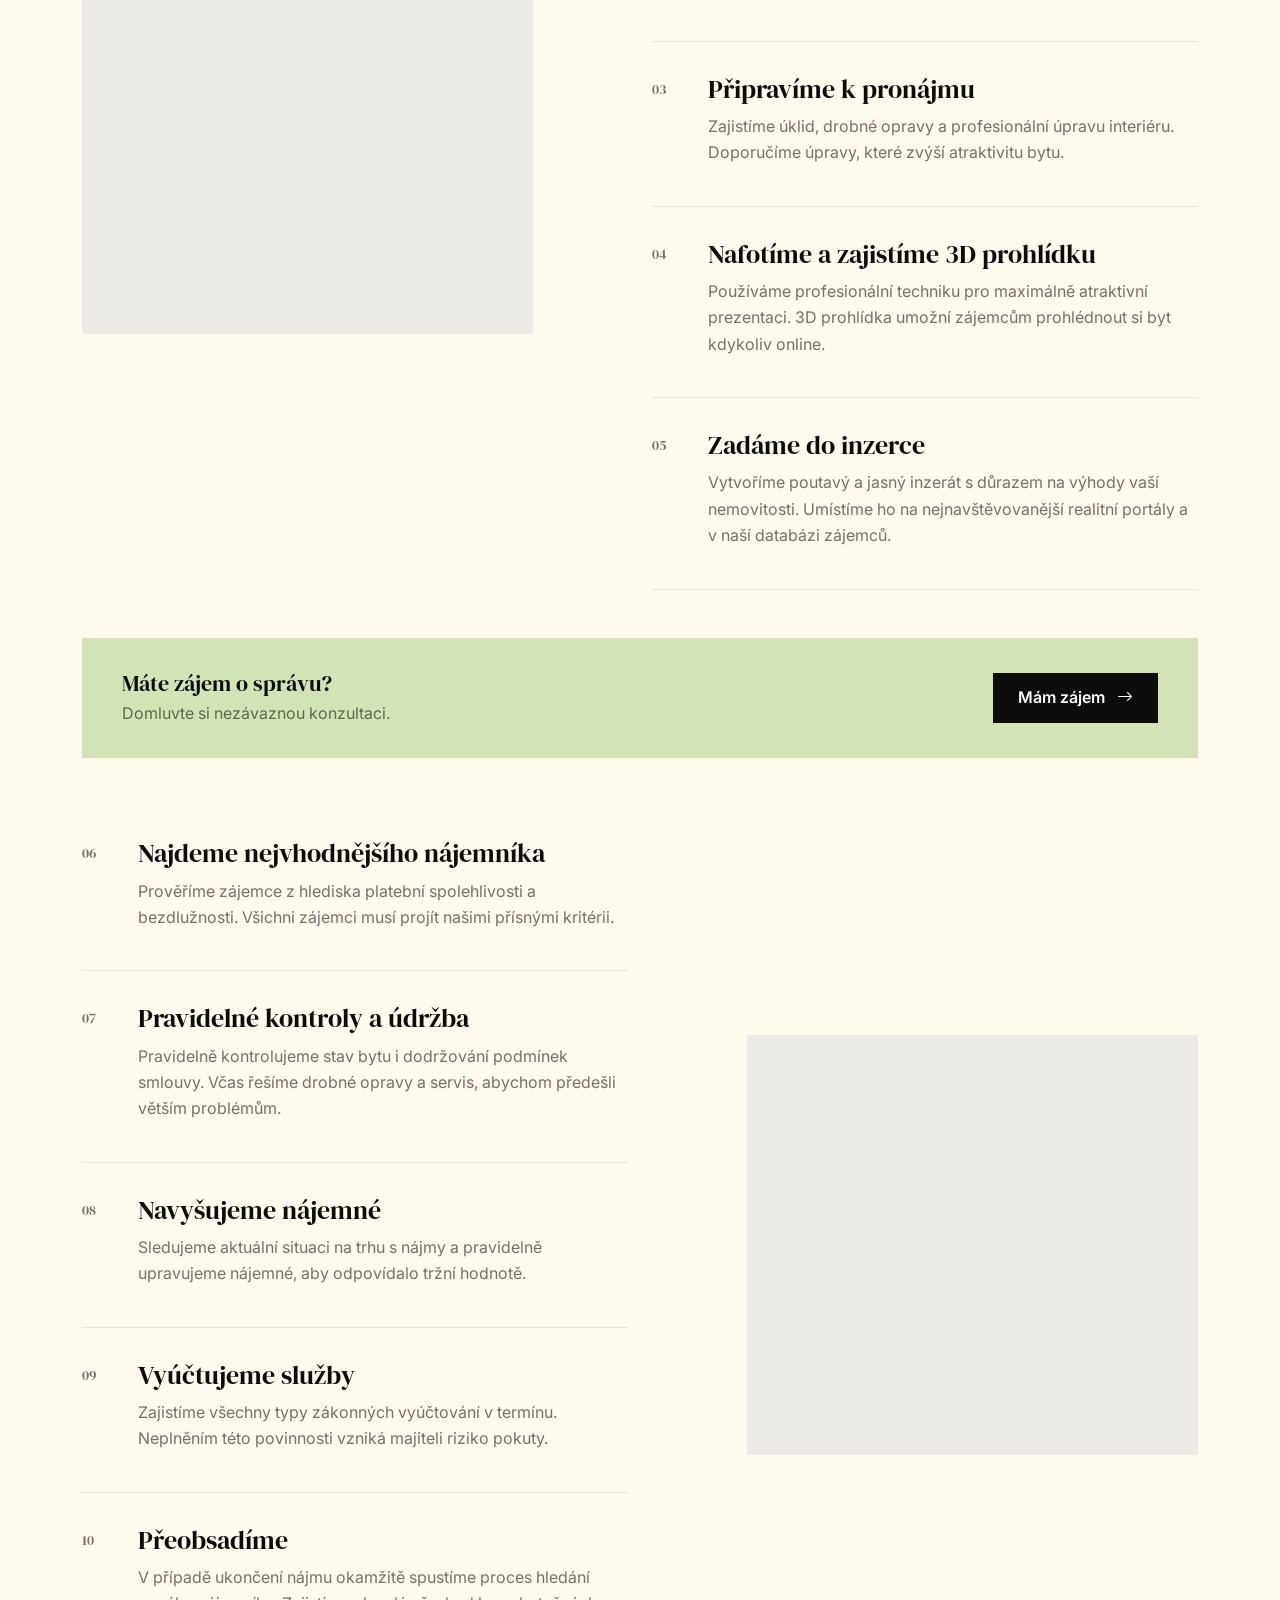
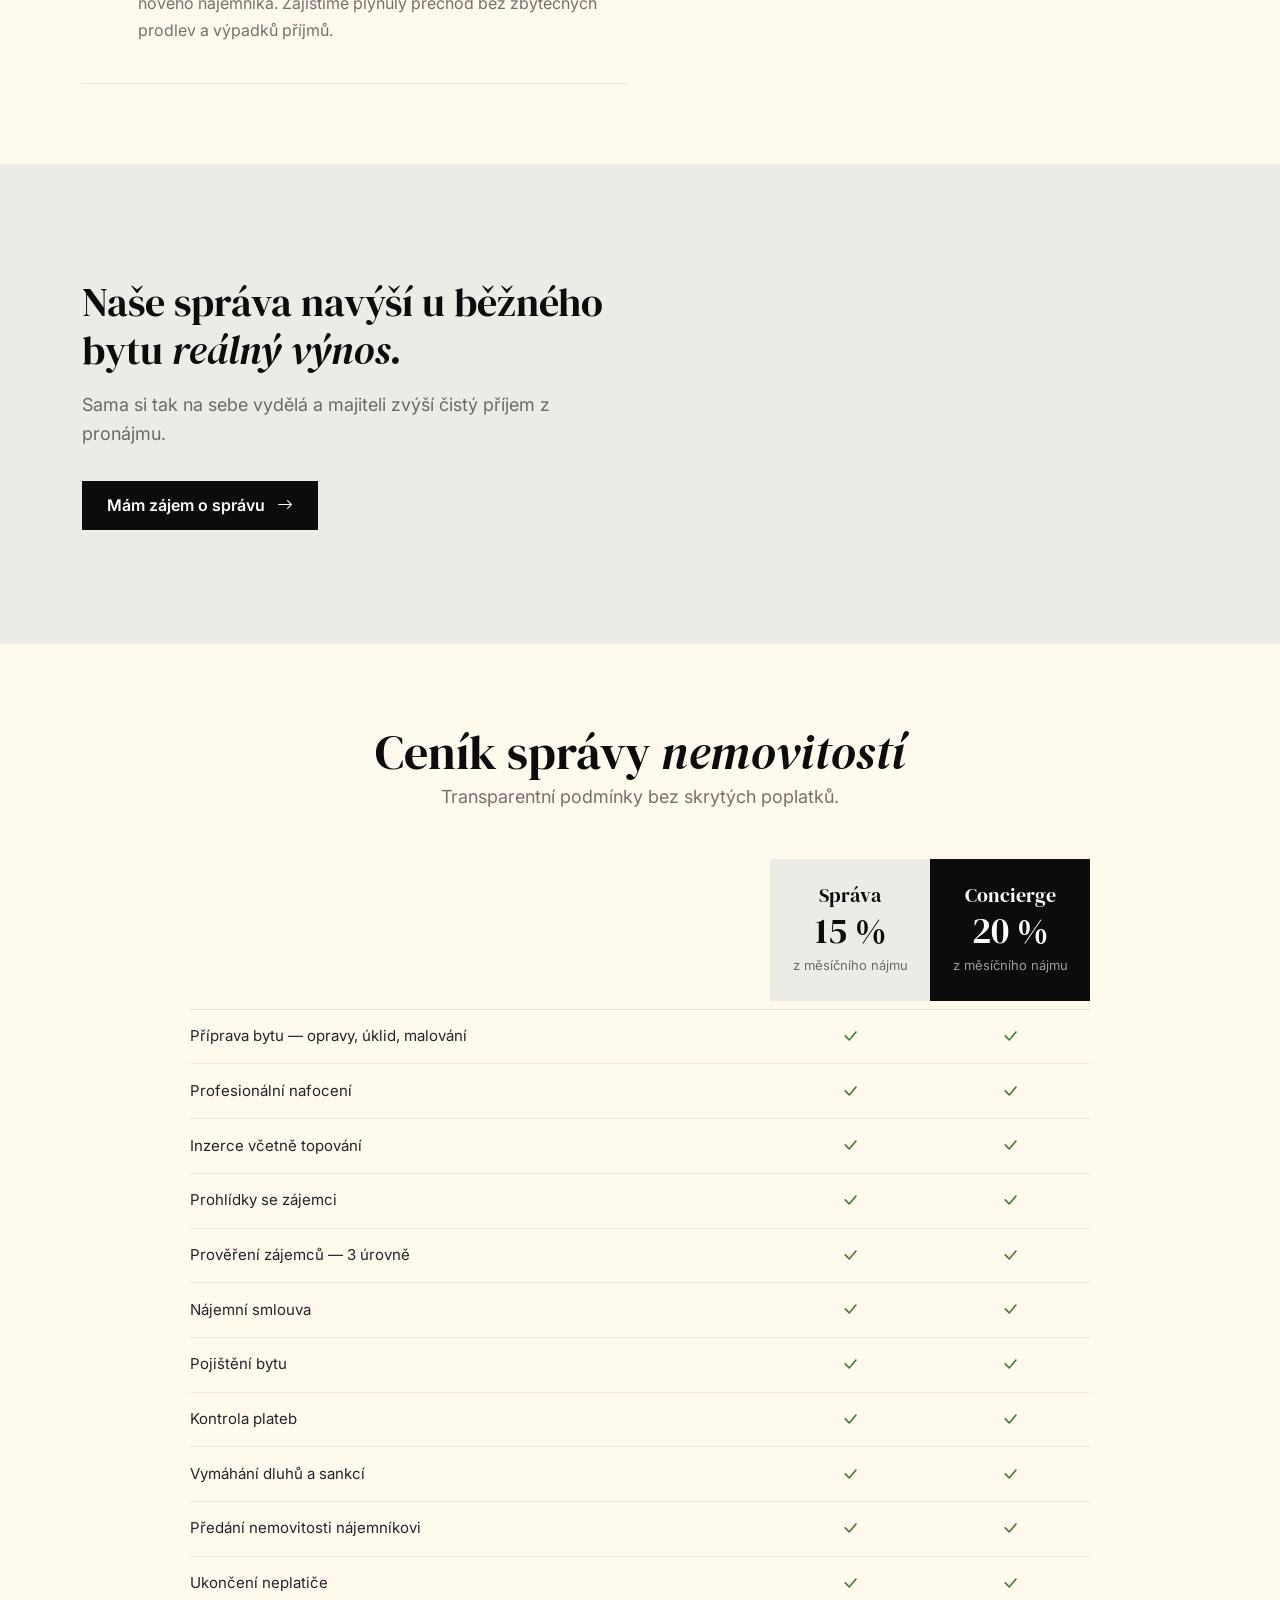
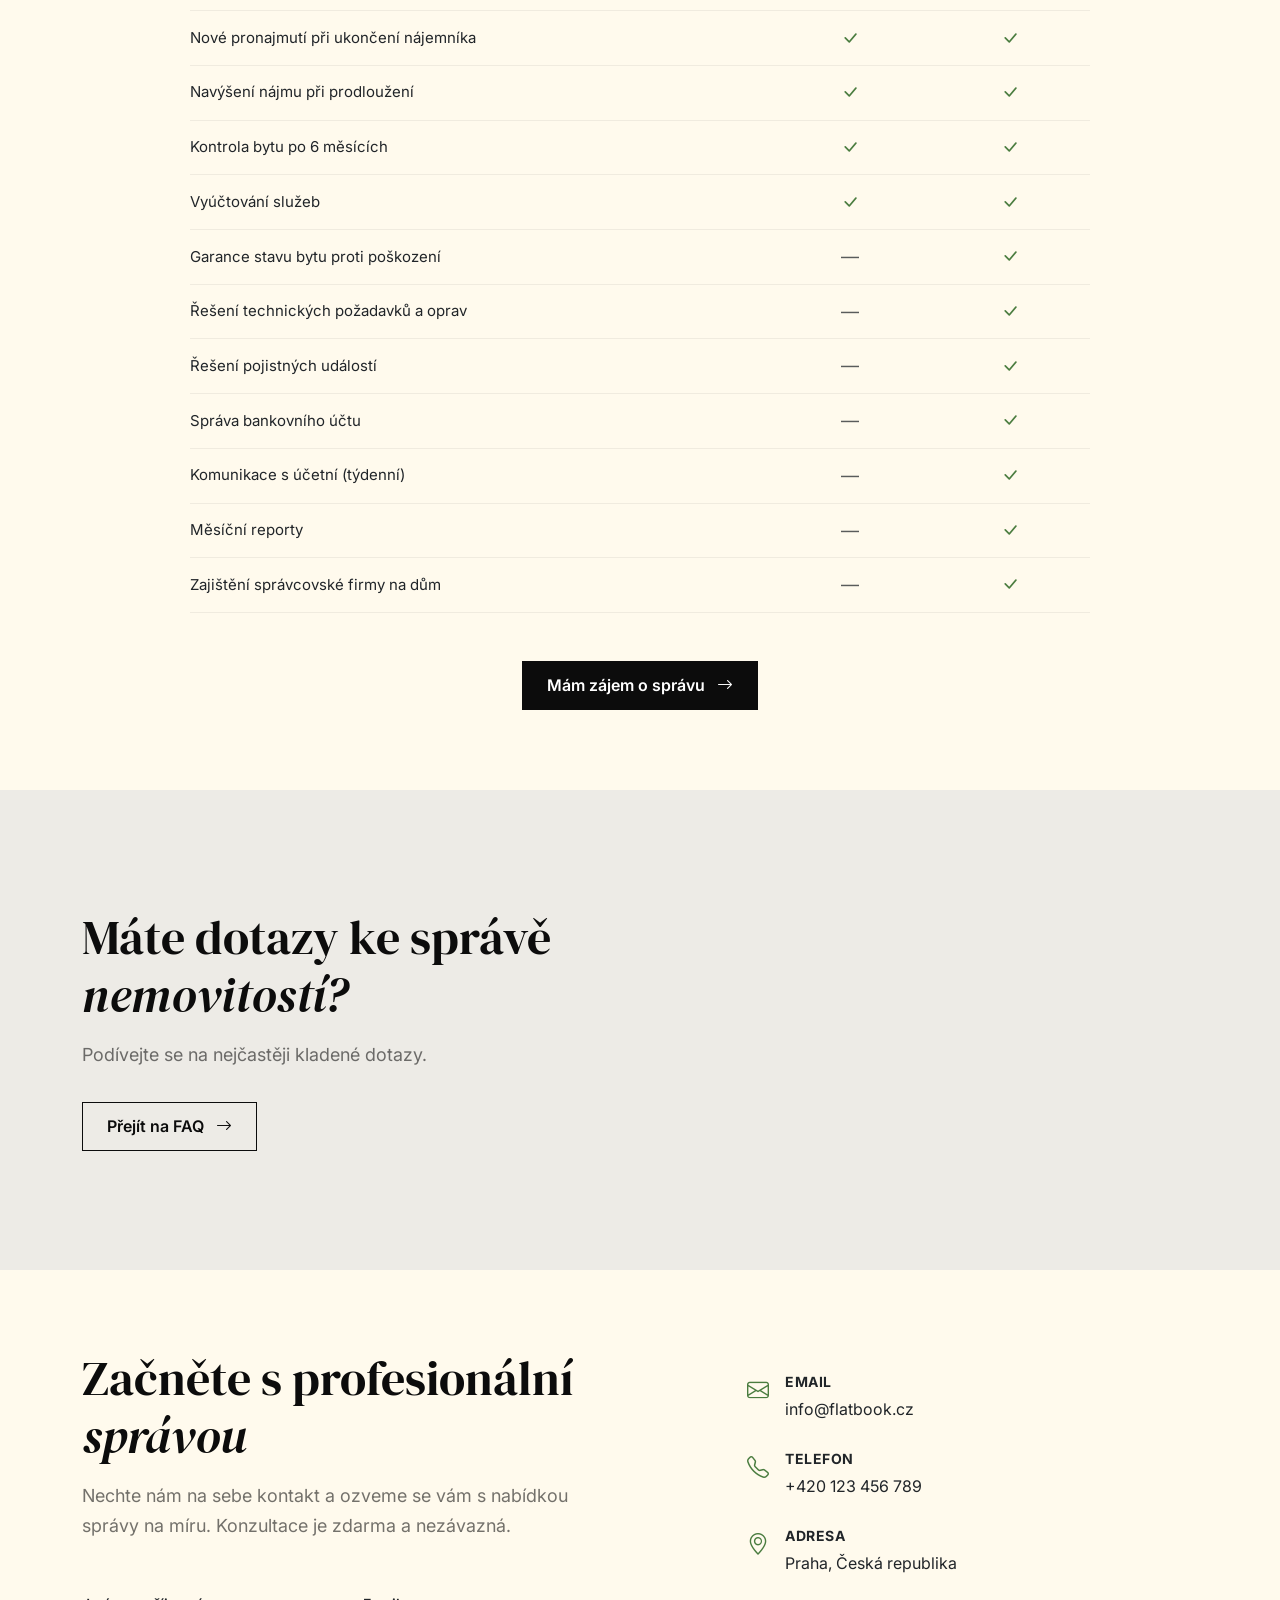
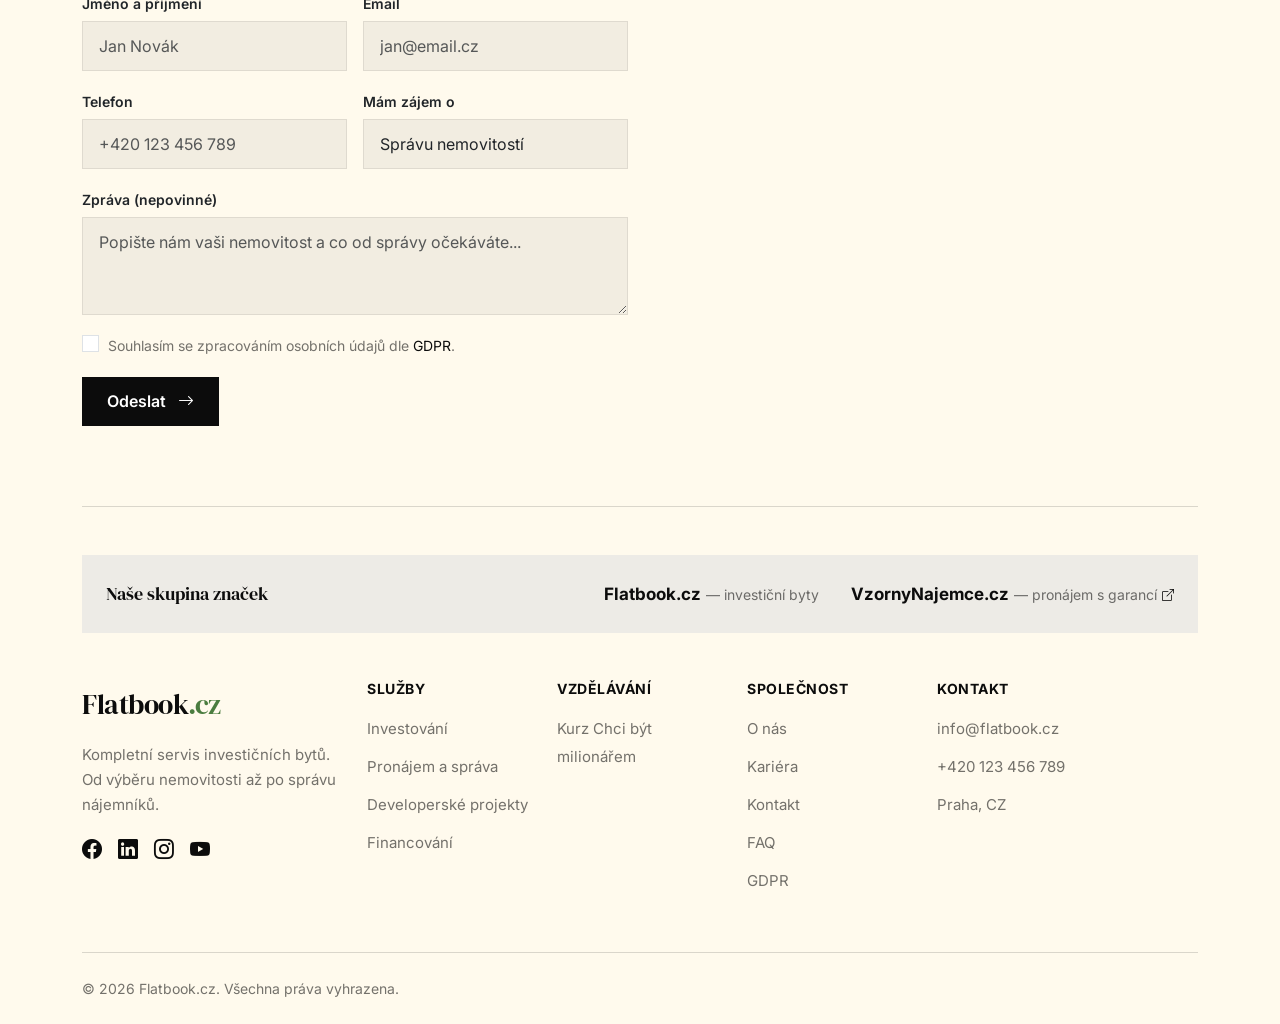
<file: pronajimame.html>
<!DOCTYPE html>
<html lang="cs">
<head>
  <meta charset="UTF-8">
  <meta name="viewport" content="width=device-width, initial-scale=1.0">
  <title>Pronajímáme — Flatbook.cz</title>
  <meta name="description" content="Profesionální správa investičních bytů. Navýšíme vám výnos a postaráme se o vše — od nájemníků po vyúčtování.">
  <meta name="robots" content="index, follow">
  <link rel="canonical" href="https://flatbook.cz/pronajimame.html">

  <meta property="og:type" content="website">
  <meta property="og:url" content="https://flatbook.cz/pronajimame.html">
  <meta property="og:title" content="Pronajímáme — Flatbook.cz">
  <meta property="og:description" content="Profesionální správa investičních bytů. Navýšíme vám výnos a postaráme se o vše — od nájemníků po vyúčtování.">
  <meta property="og:image" content="https://flatbook.cz/img/og-default.jpg">
  <meta property="og:locale" content="cs_CZ">
  <meta property="og:site_name" content="Flatbook.cz">
  <meta name="twitter:card" content="summary_large_image">
  <meta name="twitter:title" content="Pronajímáme — Flatbook.cz">
  <meta name="twitter:description" content="Profesionální správa investičních bytů. Navýšíme vám výnos a postaráme se o vše — od nájemníků po vyúčtování.">
  <meta name="twitter:image" content="https://flatbook.cz/img/og-default.jpg">

  <link rel="icon" href="/favicon.svg" type="image/svg+xml">
  <link rel="apple-touch-icon" href="/apple-touch-icon.png">
  <link rel="manifest" href="/manifest.json">
  <meta name="theme-color" content="#FFFAED">

  <script type="application/ld+json">
  {
    "@context": "https://schema.org",
    "@graph": [
      {
        "@type": "WebPage",
        "url": "https://flatbook.cz/pronajimame.html",
        "name": "Pronajímáme — Flatbook.cz",
        "description": "Profesionální správa investičních bytů. Navýšíme vám výnos a postaráme se o vše.",
        "isPartOf": { "@id": "https://flatbook.cz/#website" },
        "inLanguage": "cs"
      },
      {
        "@type": "Service",
        "name": "Správa a pronájem investičních bytů",
        "provider": { "@id": "https://flatbook.cz/#organization" },
        "description": "Kompletní property management — hledání nájemníků, vyúčtování, údržba, právní servis. Balíčky Správa (15 %) a Concierge (20 %).",
        "areaServed": { "@type": "Country", "name": "CZ" }
      },
      {
        "@type": "BreadcrumbList",
        "itemListElement": [
          { "@type": "ListItem", "position": 1, "name": "Chci investovat", "item": "https://flatbook.cz/" },
          { "@type": "ListItem", "position": 2, "name": "Pronajímáme", "item": "https://flatbook.cz/pronajimame.html" }
        ]
      }
    ]
  }
  </script>

  <link href="https://cdn.jsdelivr.net/npm/bootstrap@5.3.3/dist/css/bootstrap.min.css" rel="stylesheet">
  <link href="https://cdn.jsdelivr.net/npm/bootstrap-icons@1.11.3/font/bootstrap-icons.min.css" rel="stylesheet">
  <link rel="preconnect" href="https://fonts.googleapis.com">
  <link rel="preconnect" href="https://fonts.gstatic.com" crossorigin>
  <link href="https://fonts.googleapis.com/css2?family=DM+Serif+Display:ital@0;1&family=Inter:wght@400;500;600;700&display=swap" rel="stylesheet">
  <link rel="stylesheet" href="css/style.css">
</head>
<body data-page="pronajimame">

  <!-- ========== HEADER ========== -->
  <div id="site-header"></div>
  <script src="js/header.js"></script>

  <!-- ========== HERO ========== -->
  <section class="subpage-hero bg-walls" id="hero">
    <div class="container">
      <div class="row align-items-center">
        <div class="col-lg-6">
          <h1>
            Správa vašich nemovitostí <em>bez starostí</em> s maximálním výnosem.
          </h1>
          <p class="hero-sub mt-4">
            Naše správa navýší u běžného bytu reálný výnos. <em>O vše se postaráme za vás.</em>
          </p>
          <div class="hero-ctas mt-5 d-flex flex-wrap gap-3">
            <a href="#kontakt" class="btn btn-primary-dark">
              Mám zájem o správu <i class="bi bi-arrow-right ms-2"></i>
            </a>
            <a href="#jak-to-funguje" class="btn btn-outline-dark">
              Více informací <i class="bi bi-plus-lg ms-2"></i>
            </a>
          </div>
        </div>
        <div class="col-lg-5 offset-lg-1 mt-5 mt-lg-0">
          <div class="img-placeholder" style="background-image: url('https://images.unsplash.com/photo-1493809842364-78817add7ffb?w=1200&q=80&auto=format&fit=crop'); aspect-ratio: 4/5; min-height: 0;">
            <i class="bi bi-image"></i>
            <span>Fotografie interiéru bytu</span>
          </div>
        </div>
      </div>
    </div>
  </section>

  <!-- ========== STATISTIKY ========== -->
  <section class="usp bg-limet" id="stats">
    <div class="container">
      <div class="row">
        <div class="col-6 col-lg-3">
          <div class="usp-item">
            <span class="usp-number" data-target="30">0</span>
            <span class="usp-plus">+ let</span>
            <p class="usp-label">zkušeností na trhu</p>
          </div>
        </div>
        <div class="col-6 col-lg-3">
          <div class="usp-item">
            <span class="usp-number" data-target="500">0</span>
            <span class="usp-plus">+</span>
            <p class="usp-label">bytů ve správě</p>
          </div>
        </div>
        <div class="col-6 col-lg-3">
          <div class="usp-item">
            <span class="usp-number" data-target="5000">0</span>
            <span class="usp-plus">+</span>
            <p class="usp-label">obchodních případů</p>
          </div>
        </div>
        <div class="col-6 col-lg-3">
          <div class="usp-item">
            <span class="usp-number" data-target="98">0</span>
            <span class="usp-plus">%</span>
            <p class="usp-label">spokojených klientů</p>
          </div>
        </div>
      </div>
    </div>
  </section>

  <!-- ========== JAK SLUŽBA FUNGUJE ========== -->
  <section class="process bg-walls pt-section pb-section" id="jak-to-funguje">
    <div class="container">
      <div class="section-header text-center mb-5">
        <h2>Jak služba <em>funguje?</em></h2>
        <p class="section-sub">Od první schůzky až po plynulý provoz. Kompletní správa bez kompromisů.</p>
      </div>

      <div class="row align-items-center mb-5">
        <div class="col-lg-5">
          <div class="img-placeholder img-placeholder-lg" style="background-image: url('https://images.unsplash.com/photo-1556157382-97eda2d62296?w=1200&q=80&auto=format&fit=crop');">
            <i class="bi bi-image"></i>
            <span>Fotografie kanceláře / schůzky</span>
          </div>
        </div>
        <div class="col-lg-6 offset-lg-1 mt-4 mt-lg-0">
          <div class="process-steps">
            <div class="step-item">
              <div class="step-number">01</div>
              <div class="step-content">
                <h3>Úvodní schůzka</h3>
                <p>Na první schůzce posoudíme vaši nemovitost a ukážeme vám možnosti, jak z ní získat maximální výnos díky profesionální správě.</p>
              </div>
            </div>
            <div class="step-item">
              <div class="step-number">02</div>
              <div class="step-content">
                <h3>Převezmeme váš byt</h3>
                <p>Postaráme se o kompletní převzetí bytu včetně kontroly stavu a vybavení. Sepíšeme předávací protokol a převezmeme klíče. Vyřešíme veškerou administrativu.</p>
              </div>
            </div>
            <div class="step-item">
              <div class="step-number">03</div>
              <div class="step-content">
                <h3>Připravíme k pronájmu</h3>
                <p>Zajistíme úklid, drobné opravy a profesionální úpravu interiéru. Doporučíme úpravy, které zvýší atraktivitu bytu.</p>
              </div>
            </div>
            <div class="step-item">
              <div class="step-number">04</div>
              <div class="step-content">
                <h3>Nafotíme a zajistíme 3D prohlídku</h3>
                <p>Používáme profesionální techniku pro maximálně atraktivní prezentaci. 3D prohlídka umožní zájemcům prohlédnout si byt kdykoliv online.</p>
              </div>
            </div>
            <div class="step-item">
              <div class="step-number">05</div>
              <div class="step-content">
                <h3>Zadáme do inzerce</h3>
                <p>Vytvoříme poutavý a jasný inzerát s důrazem na výhody vaší nemovitosti. Umístíme ho na nejnavštěvovanější realitní portály a v naší databázi zájemců.</p>
              </div>
            </div>
          </div>
        </div>
      </div>

      <!-- CTA mezisekce -->
      <div class="cta-inline bg-limet mb-5">
        <div class="d-flex flex-wrap align-items-center justify-content-between gap-3">
          <div>
            <h3>Máte zájem o správu?</h3>
            <p class="mb-0">Domluvte si nezávaznou konzultaci.</p>
          </div>
          <a href="#kontakt" class="btn btn-primary-dark">Mám zájem <i class="bi bi-arrow-right ms-2"></i></a>
        </div>
      </div>

      <div class="row align-items-center">
        <div class="col-lg-6">
          <div class="process-steps">
            <div class="step-item">
              <div class="step-number">06</div>
              <div class="step-content">
                <h3>Najdeme nejvhodnějšího nájemníka</h3>
                <p>Prověříme zájemce z hlediska platební spolehlivosti a bezdlužnosti. Všichni zájemci musí projít našimi přísnými kritérii.</p>
              </div>
            </div>
            <div class="step-item">
              <div class="step-number">07</div>
              <div class="step-content">
                <h3>Pravidelné kontroly a údržba</h3>
                <p>Pravidelně kontrolujeme stav bytu i dodržování podmínek smlouvy. Včas řešíme drobné opravy a servis, abychom předešli větším problémům.</p>
              </div>
            </div>
            <div class="step-item">
              <div class="step-number">08</div>
              <div class="step-content">
                <h3>Navyšujeme nájemné</h3>
                <p>Sledujeme aktuální situaci na trhu s nájmy a pravidelně upravujeme nájemné, aby odpovídalo tržní hodnotě.</p>
              </div>
            </div>
            <div class="step-item">
              <div class="step-number">09</div>
              <div class="step-content">
                <h3>Vyúčtujeme služby</h3>
                <p>Zajistíme všechny typy zákonných vyúčtování v termínu. Neplněním této povinnosti vzniká majiteli riziko pokuty.</p>
              </div>
            </div>
            <div class="step-item">
              <div class="step-number">10</div>
              <div class="step-content">
                <h3>Přeobsadíme</h3>
                <p>V případě ukončení nájmu okamžitě spustíme proces hledání nového nájemníka. Zajistíme plynulý přechod bez zbytečných prodlev a výpadků příjmů.</p>
              </div>
            </div>
          </div>
        </div>
        <div class="col-lg-5 offset-lg-1 mt-4 mt-lg-0">
          <div class="img-placeholder img-placeholder-lg" style="background-image: url('https://images.unsplash.com/photo-1554995207-c18c203602cb?w=1200&q=80&auto=format&fit=crop');">
            <i class="bi bi-image"></i>
            <span>Fotografie správy nemovitosti</span>
          </div>
        </div>
      </div>
    </div>
  </section>

  <!-- ========== PROČ S NÁMI ========== -->
  <section class="highlight-banner bg-chair pt-section pb-section">
    <div class="container">
      <div class="row align-items-center">
        <div class="col-lg-6">
          <h2>Naše správa navýší u běžného bytu <em>reálný výnos.</em></h2>
          <p class="section-sub mt-3">Sama si tak na sebe vydělá a majiteli zvýší čistý příjem z pronájmu.</p>
          <a href="#kontakt" class="btn btn-primary-dark mt-4">Mám zájem o správu <i class="bi bi-arrow-right ms-2"></i></a>
        </div>
        <div class="col-lg-5 offset-lg-1 mt-5 mt-lg-0">
          <div class="img-placeholder" style="background-image: url('https://images.unsplash.com/photo-1568602471122-7832951cc4c5?w=1200&q=80&auto=format&fit=crop');">
            <i class="bi bi-image"></i>
            <span>Fotografie spokojeného investora</span>
          </div>
        </div>
      </div>
    </div>
  </section>

  <!-- ========== CENÍK ========== -->
  <section class="pricing bg-walls pt-section pb-section" id="cenik">
    <div class="container">
      <div class="section-header text-center mb-5">
        <h2>Ceník správy <em>nemovitostí</em></h2>
        <p class="section-sub">Transparentní podmínky bez skrytých poplatků.</p>
      </div>

      <div class="pricing-table">
        <div class="pricing-header">
          <div class="pricing-col pricing-label"></div>
          <div class="pricing-col pricing-plan">
            <h3>Správa</h3>
            <span class="pricing-pct">15 %</span>
            <p>z měsíčního nájmu</p>
          </div>
          <div class="pricing-col pricing-plan pricing-plan-highlight">
            <h3>Concierge</h3>
            <span class="pricing-pct">20 %</span>
            <p>z měsíčního nájmu</p>
          </div>
        </div>

        <div class="pricing-body">
          <div class="pricing-row">
            <div class="pricing-col pricing-label">Příprava bytu — opravy, úklid, malování</div>
            <div class="pricing-col"><i class="bi bi-check-lg"></i></div>
            <div class="pricing-col"><i class="bi bi-check-lg"></i></div>
          </div>
          <div class="pricing-row">
            <div class="pricing-col pricing-label">Profesionální nafocení</div>
            <div class="pricing-col"><i class="bi bi-check-lg"></i></div>
            <div class="pricing-col"><i class="bi bi-check-lg"></i></div>
          </div>
          <div class="pricing-row">
            <div class="pricing-col pricing-label">Inzerce včetně topování</div>
            <div class="pricing-col"><i class="bi bi-check-lg"></i></div>
            <div class="pricing-col"><i class="bi bi-check-lg"></i></div>
          </div>
          <div class="pricing-row">
            <div class="pricing-col pricing-label">Prohlídky se zájemci</div>
            <div class="pricing-col"><i class="bi bi-check-lg"></i></div>
            <div class="pricing-col"><i class="bi bi-check-lg"></i></div>
          </div>
          <div class="pricing-row">
            <div class="pricing-col pricing-label">Prověření zájemců — 3 úrovně</div>
            <div class="pricing-col"><i class="bi bi-check-lg"></i></div>
            <div class="pricing-col"><i class="bi bi-check-lg"></i></div>
          </div>
          <div class="pricing-row">
            <div class="pricing-col pricing-label">Nájemní smlouva</div>
            <div class="pricing-col"><i class="bi bi-check-lg"></i></div>
            <div class="pricing-col"><i class="bi bi-check-lg"></i></div>
          </div>
          <div class="pricing-row">
            <div class="pricing-col pricing-label">Pojištění bytu</div>
            <div class="pricing-col"><i class="bi bi-check-lg"></i></div>
            <div class="pricing-col"><i class="bi bi-check-lg"></i></div>
          </div>
          <div class="pricing-row">
            <div class="pricing-col pricing-label">Kontrola plateb</div>
            <div class="pricing-col"><i class="bi bi-check-lg"></i></div>
            <div class="pricing-col"><i class="bi bi-check-lg"></i></div>
          </div>
          <div class="pricing-row">
            <div class="pricing-col pricing-label">Vymáhání dluhů a sankcí</div>
            <div class="pricing-col"><i class="bi bi-check-lg"></i></div>
            <div class="pricing-col"><i class="bi bi-check-lg"></i></div>
          </div>
          <div class="pricing-row">
            <div class="pricing-col pricing-label">Předání nemovitosti nájemníkovi</div>
            <div class="pricing-col"><i class="bi bi-check-lg"></i></div>
            <div class="pricing-col"><i class="bi bi-check-lg"></i></div>
          </div>
          <div class="pricing-row">
            <div class="pricing-col pricing-label">Ukončení neplatiče</div>
            <div class="pricing-col"><i class="bi bi-check-lg"></i></div>
            <div class="pricing-col"><i class="bi bi-check-lg"></i></div>
          </div>
          <div class="pricing-row">
            <div class="pricing-col pricing-label">Nové pronajmutí při ukončení nájemníka</div>
            <div class="pricing-col"><i class="bi bi-check-lg"></i></div>
            <div class="pricing-col"><i class="bi bi-check-lg"></i></div>
          </div>
          <div class="pricing-row">
            <div class="pricing-col pricing-label">Navýšení nájmu při prodloužení</div>
            <div class="pricing-col"><i class="bi bi-check-lg"></i></div>
            <div class="pricing-col"><i class="bi bi-check-lg"></i></div>
          </div>
          <div class="pricing-row">
            <div class="pricing-col pricing-label">Kontrola bytu po 6 měsících</div>
            <div class="pricing-col"><i class="bi bi-check-lg"></i></div>
            <div class="pricing-col"><i class="bi bi-check-lg"></i></div>
          </div>
          <div class="pricing-row">
            <div class="pricing-col pricing-label">Vyúčtování služeb</div>
            <div class="pricing-col"><i class="bi bi-check-lg"></i></div>
            <div class="pricing-col"><i class="bi bi-check-lg"></i></div>
          </div>
          <div class="pricing-row">
            <div class="pricing-col pricing-label">Garance stavu bytu proti poškození</div>
            <div class="pricing-col"><span class="text-muted">—</span></div>
            <div class="pricing-col"><i class="bi bi-check-lg"></i></div>
          </div>
          <div class="pricing-row">
            <div class="pricing-col pricing-label">Řešení technických požadavků a oprav</div>
            <div class="pricing-col"><span class="text-muted">—</span></div>
            <div class="pricing-col"><i class="bi bi-check-lg"></i></div>
          </div>
          <div class="pricing-row">
            <div class="pricing-col pricing-label">Řešení pojistných událostí</div>
            <div class="pricing-col"><span class="text-muted">—</span></div>
            <div class="pricing-col"><i class="bi bi-check-lg"></i></div>
          </div>
          <div class="pricing-row">
            <div class="pricing-col pricing-label">Správa bankovního účtu</div>
            <div class="pricing-col"><span class="text-muted">—</span></div>
            <div class="pricing-col"><i class="bi bi-check-lg"></i></div>
          </div>
          <div class="pricing-row">
            <div class="pricing-col pricing-label">Komunikace s účetní (týdenní)</div>
            <div class="pricing-col"><span class="text-muted">—</span></div>
            <div class="pricing-col"><i class="bi bi-check-lg"></i></div>
          </div>
          <div class="pricing-row">
            <div class="pricing-col pricing-label">Měsíční reporty</div>
            <div class="pricing-col"><span class="text-muted">—</span></div>
            <div class="pricing-col"><i class="bi bi-check-lg"></i></div>
          </div>
          <div class="pricing-row">
            <div class="pricing-col pricing-label">Zajištění správcovské firmy na dům</div>
            <div class="pricing-col"><span class="text-muted">—</span></div>
            <div class="pricing-col"><i class="bi bi-check-lg"></i></div>
          </div>
        </div>
      </div>

      <div class="text-center mt-5">
        <a href="#kontakt" class="btn btn-primary-dark">Mám zájem o správu <i class="bi bi-arrow-right ms-2"></i></a>
      </div>
    </div>
  </section>

  <!-- ========== FAQ TEASER ========== -->
  <section class="faq-teaser bg-chair pt-section pb-section">
    <div class="container">
      <div class="row align-items-center">
        <div class="col-lg-6">
          <h2>Máte dotazy ke správě <em>nemovitostí?</em></h2>
          <p class="section-sub mt-3">Podívejte se na nejčastěji kladené dotazy.</p>
          <a href="index.html#faq" class="btn btn-outline-dark mt-4">Přejít na FAQ <i class="bi bi-arrow-right ms-2"></i></a>
        </div>
        <div class="col-lg-5 offset-lg-1 mt-5 mt-lg-0">
          <div class="img-placeholder" style="background-image: url('https://images.unsplash.com/photo-1502672023488-70e25813eb80?w=1200&q=80&auto=format&fit=crop');">
            <i class="bi bi-image"></i>
            <span>Fotografie / ilustrace</span>
          </div>
        </div>
      </div>
    </div>
  </section>

  <!-- ========== KONTAKT ========== -->
  <section class="contact bg-walls pt-section pb-section" id="kontakt">
    <div class="container">
      <div class="row">
        <div class="col-lg-6">
          <h2>Začněte s profesionální <em>správou</em></h2>
          <p class="section-sub mt-3">Nechte nám na sebe kontakt a ozveme se vám s nabídkou správy na míru. Konzultace je zdarma a nezávazná.</p>

          <form class="contact-form mt-5">
            <div class="row g-3">
              <div class="col-sm-6">
                <label class="form-label">Jméno a příjmení</label>
                <input type="text" class="form-control" placeholder="Jan Novák" required>
              </div>
              <div class="col-sm-6">
                <label class="form-label">Email</label>
                <input type="email" class="form-control" placeholder="jan@email.cz" required>
              </div>
              <div class="col-sm-6">
                <label class="form-label">Telefon</label>
                <input type="tel" class="form-control" placeholder="+420 123 456 789">
              </div>
              <div class="col-sm-6">
                <label class="form-label">Mám zájem o</label>
                <select class="form-select">
                  <option>Správu nemovitostí</option>
                  <option>Concierge službu</option>
                  <option>Jiné</option>
                </select>
              </div>
              <div class="col-12">
                <label class="form-label">Zpráva (nepovinné)</label>
                <textarea class="form-control" rows="3" placeholder="Popište nám vaši nemovitost a co od správy očekáváte..."></textarea>
              </div>
              <div class="col-12">
                <div class="form-check">
                  <input class="form-check-input" type="checkbox" id="gdpr" required>
                  <label class="form-check-label" for="gdpr">
                    Souhlasím se zpracováním osobních údajů dle <a href="#">GDPR</a>.
                  </label>
                </div>
              </div>
              <div class="col-12">
                <button type="submit" class="btn btn-primary-dark">
                  Odeslat <i class="bi bi-arrow-right ms-2"></i>
                </button>
              </div>
            </div>
          </form>
        </div>
        <div class="col-lg-5 offset-lg-1 mt-5 mt-lg-0">
          <div class="contact-info">
            <div class="contact-info-item">
              <i class="bi bi-envelope"></i>
              <div>
                <strong>Email</strong>
                <a href="mailto:info@flatbook.cz">info@flatbook.cz</a>
              </div>
            </div>
            <div class="contact-info-item">
              <i class="bi bi-telephone"></i>
              <div>
                <strong>Telefon</strong>
                <a href="tel:+420123456789">+420 123 456 789</a>
              </div>
            </div>
            <div class="contact-info-item">
              <i class="bi bi-geo-alt"></i>
              <div>
                <strong>Adresa</strong>
                <span>Praha, Česká republika</span>
              </div>
            </div>
          </div>
        </div>
      </div>
    </div>
  </section>

  <!-- ========== FOOTER ========== -->
  <div id="site-footer"></div>
  <script src="js/footer.js"></script>

  <script src="https://cdn.jsdelivr.net/npm/bootstrap@5.3.3/dist/js/bootstrap.bundle.min.js"></script>
  <script src="js/main.js"></script>
</body>
</html>
</file>
<file: css/style.css>
/* ==========================================================
   FLATBOOK.CZ — Styles inspired by flet.cz design system
   Warm palette, sharp geometry, editorial serif + clean sans
   ========================================================== */

/* ---- CSS Custom Properties ---- */
:root {
  --color-walls: #FFFAED;
  --color-limet: #D2E4B5;
  --color-chair: #EDEBE6;
  --color-white: #FFFFFF;
  --color-dark: #0C0C0C;
  --color-body: #212529;
  --color-muted: rgba(0, 0, 0, 0.55);
  --color-input-bg: rgba(0, 0, 0, 0.05);
  --color-accent: #4A7C3F;

  --font-serif: 'DM Serif Display', Georgia, serif;
  --font-sans: 'Inter', -apple-system, BlinkMacSystemFont, sans-serif;

  --section-padding: 80px;
  --container-padding: 12px;
  --radius: 0px;
  --transition: 0.2s ease;
}

/* ---- Reset & Base ---- */
*, *::before, *::after {
  box-sizing: border-box;
}

html {
  scroll-behavior: smooth;
  scroll-padding-top: 100px;
}

body {
  font-family: var(--font-sans);
  font-size: 17px;
  line-height: 1.65;
  color: var(--color-body);
  background-color: var(--color-walls);
  margin: 0;
  -webkit-font-smoothing: antialiased;
}

h1, h2, h3 {
  font-family: var(--font-serif);
  color: var(--color-dark);
  line-height: 1.2;
  margin: 0;
}

h1 {
  font-size: clamp(36px, 5vw, 52px);
  font-weight: 400;
}

h2 {
  font-size: clamp(30px, 4vw, 48px);
  font-weight: 400;
}

h3 {
  font-size: clamp(20px, 2.5vw, 26px);
  font-weight: 400;
}

h1 em, h2 em, h3 em {
  font-style: italic;
}

p {
  margin: 0 0 0.5rem;
}

a {
  color: var(--color-dark);
  text-decoration: none;
  transition: opacity var(--transition);
}

a:hover {
  opacity: 0.7;
}

img {
  max-width: 100%;
  height: auto;
}

/* ---- Utility ---- */
.bg-walls { background-color: var(--color-walls); }
.bg-limet { background-color: var(--color-limet); }
.bg-chair { background-color: var(--color-chair); }
.bg-white { background-color: var(--color-white); }

.pt-section { padding-top: var(--section-padding); }
.pb-section { padding-bottom: var(--section-padding); }

.divider {
  width: 100%;
  height: 1px;
  background-color: var(--color-dark);
  opacity: 0.15;
}

.section-header { max-width: 640px; margin-left: auto; margin-right: auto; }
.section-sub { color: var(--color-muted); font-size: 18px; }

.text-accent { color: var(--color-accent) !important; }

/* ---- Buttons ---- */
.btn {
  border-radius: var(--radius);
  font-weight: 600;
  font-size: 16px;
  padding: 14px 24px;
  display: inline-flex;
  align-items: center;
  gap: 4px;
  transition: all var(--transition);
  border: 1px solid transparent;
  cursor: pointer;
  line-height: 1.2;
}

.btn-primary-dark {
  background-color: var(--color-dark);
  color: var(--color-white);
  border-color: var(--color-dark);
}

.btn-primary-dark:hover {
  background-color: #333;
  color: var(--color-white);
  border-color: #333;
}

.btn-outline-dark {
  background-color: transparent;
  color: var(--color-dark);
  border-color: var(--color-dark);
}

.btn-outline-dark:hover {
  background-color: var(--color-dark);
  color: var(--color-white);
}

.btn-nav {
  padding: 10px 20px;
  font-size: 15px;
}

/* ---- Navigation ---- */
.fixed-nav {
  position: fixed;
  top: 0;
  left: 0;
  right: 0;
  z-index: 100;
  padding: 20px 0;
  transition: box-shadow var(--transition), padding var(--transition);
}

.fixed-nav.scrolled {
  box-shadow: 0 1px 0 rgba(0,0,0,0.08);
  padding: 14px 0;
}

.nav-link-item {
  font-size: 15px;
  font-weight: 500;
  color: var(--color-dark);
  padding: 4px 0;
  position: relative;
}

.nav-link-item::after {
  content: '';
  position: absolute;
  bottom: 0;
  left: 0;
  width: 0;
  height: 1px;
  background: var(--color-dark);
  transition: width var(--transition);
}

.nav-link-item:hover::after {
  width: 100%;
}

.nav-link-item:hover {
  opacity: 1;
}

.nav-logo {
  display: flex;
  align-items: baseline;
  gap: 0;
}

.logo-text {
  font-family: var(--font-serif);
  font-size: 28px;
  color: var(--color-dark);
  letter-spacing: -0.5px;
}

.logo-dot {
  color: var(--color-accent);
  font-family: var(--font-serif);
}

.btn-menu {
  background: none;
  border: none;
  font-size: 24px;
  color: var(--color-dark);
  cursor: pointer;
  padding: 4px;
}

/* ---- Mobile Menu ---- */
.mobile-menu {
  position: fixed;
  top: 0;
  right: -320px;
  width: 320px;
  height: 100vh;
  background: var(--color-walls);
  z-index: 200;
  padding: 20px 24px;
  transition: right 0.3s ease;
  overflow-y: auto;
}

.mobile-menu.open {
  right: 0;
}

.mobile-menu-links {
  margin-top: 40px;
  display: flex;
  flex-direction: column;
  gap: 16px;
}

.mobile-menu-links a {
  font-size: 18px;
  font-weight: 500;
  padding: 8px 0;
  border-bottom: 1px solid rgba(0,0,0,0.08);
}

.mobile-menu-overlay {
  position: fixed;
  inset: 0;
  background: rgba(0,0,0,0.4);
  z-index: 150;
  opacity: 0;
  pointer-events: none;
  transition: opacity 0.3s ease;
}

.mobile-menu-overlay.open {
  opacity: 1;
  pointer-events: all;
}

/* ---- Hero ---- */
.hero {
  padding-top: 140px;
  padding-bottom: var(--section-padding);
}

.hero-badge {
  display: inline-flex;
  align-items: center;
  gap: 8px;
  font-size: 14px;
  font-weight: 600;
  text-transform: uppercase;
  letter-spacing: 0.5px;
  color: var(--color-accent);
  background: rgba(74, 124, 63, 0.1);
  padding: 6px 16px;
  border-radius: 0;
}

.badge-dot {
  width: 8px;
  height: 8px;
  background: var(--color-accent);
  border-radius: 50%;
  animation: pulse 2s infinite;
}

@keyframes pulse {
  0%, 100% { opacity: 1; }
  50% { opacity: 0.4; }
}

.hero-sub {
  font-size: 18px;
  color: var(--color-muted);
  max-width: 460px;
}

.hero-sub em {
  color: var(--color-dark);
  font-style: italic;
  font-family: var(--font-serif);
}

.hero-checks {
  display: flex;
  flex-direction: column;
  gap: 12px;
}

.check-item {
  display: flex;
  align-items: center;
  gap: 12px;
  font-size: 16px;
}

.check-item i {
  font-size: 20px;
  color: var(--color-accent);
  flex-shrink: 0;
}

/* Hero Visual - Photo + overlay card */
.hero-visual {
  position: relative;
  background: transparent;
  padding: 0;
  display: block;
}

.hero-photo {
  width: 100%;
  aspect-ratio: 4 / 5;
  background-size: cover;
  background-position: center;
  background-color: var(--color-chair);
}

.hero-card-overlay {
  position: absolute;
  left: -20px;
  bottom: -20px;
  background: var(--color-walls);
  padding: 24px 28px;
  box-shadow: 0 16px 48px rgba(0,0,0,0.18);
  z-index: 2;
  min-width: 240px;
  border-left: 4px solid var(--color-limet);
}

.hero-card {
  background: var(--color-white);
  border: 1px solid rgba(0,0,0,0.08);
  padding: 20px 24px;
}

.card-header-mini {
  font-size: 13px;
  font-weight: 600;
  text-transform: uppercase;
  letter-spacing: 0.5px;
  color: var(--color-muted);
  margin-bottom: 16px;
}

.card-header-mini i {
  margin-right: 4px;
}

.card-stat-row {
  display: flex;
  gap: 24px;
  flex-wrap: wrap;
}

.card-stat {
  display: flex;
  flex-direction: column;
}

.stat-value {
  font-family: var(--font-serif);
  font-size: 28px;
  color: var(--color-dark);
  line-height: 1;
}

.stat-label {
  font-size: 12px;
  color: var(--color-muted);
  margin-top: 4px;
}

.card-big-number {
  font-family: var(--font-serif);
  font-size: 28px;
  color: var(--color-accent);
  line-height: 1;
}

.card-trend {
  font-size: 13px;
  color: var(--color-accent);
  margin-top: 8px;
}

/* ---- USP Statistics ---- */
.usp {
  padding: 60px 0;
}

.usp-item {
  text-align: center;
  padding: 20px 0;
}

.usp-icon {
  font-family: var(--font-serif);
  font-size: clamp(36px, 4vw, 48px);
  color: var(--color-dark);
  line-height: 1;
  margin-bottom: 4px;
  font-style: italic;
}

.usp-tagline {
  margin-top: 16px;
}

.usp-tagline p {
  font-size: 16px;
  color: var(--color-muted);
  font-style: italic;
  font-family: var(--font-serif);
  margin: 0;
}

.usp-number {
  font-family: var(--font-serif);
  font-size: clamp(36px, 4vw, 48px);
  color: var(--color-dark);
  line-height: 1;
}

.usp-plus {
  font-family: var(--font-serif);
  font-size: clamp(24px, 3vw, 36px);
  color: var(--color-dark);
}

.usp-label {
  font-size: 15px;
  color: var(--color-muted);
  margin-top: 8px;
}

/* ---- Process / How it works ---- */
.process-visual {
  position: sticky;
  top: 120px;
}

.process-photo {
  width: 100%;
  aspect-ratio: 4 / 5;
  background-size: cover;
  background-position: center;
  background-color: var(--color-chair);
}

.process-quote {
  background: var(--color-walls);
  border-left: 4px solid var(--color-limet);
  padding: 24px 28px;
  margin-top: -56px;
  margin-left: 24px;
  margin-right: 0;
  position: relative;
  z-index: 2;
  box-shadow: 0 16px 48px rgba(0,0,0,0.12);
}

.process-quote p {
  font-family: var(--font-serif);
  font-size: 20px;
  line-height: 1.4;
  font-style: italic;
  color: var(--color-dark);
  margin: 0 0 12px;
}

.process-quote .quote-author {
  font-size: 13px;
  color: var(--color-muted);
  letter-spacing: 0.5px;
  text-transform: uppercase;
  font-weight: 600;
}

.process-mockup {
  background: var(--color-white);
  border: 1px solid rgba(0,0,0,0.1);
  overflow: hidden;
}

.mockup-header {
  display: flex;
  align-items: center;
  gap: 6px;
  padding: 12px 16px;
  background: rgba(0,0,0,0.03);
  border-bottom: 1px solid rgba(0,0,0,0.08);
}

.mockup-header .dot {
  width: 10px;
  height: 10px;
  border-radius: 50%;
}

.dot.red { background: #FF5F57; }
.dot.yellow { background: #FEBC2E; }
.dot.green { background: #28C840; }

.mockup-title {
  font-size: 12px;
  color: var(--color-muted);
  margin-left: 8px;
}

.mockup-body {
  display: flex;
  min-height: 320px;
}

.mockup-sidebar {
  width: 48px;
  background: rgba(0,0,0,0.02);
  border-right: 1px solid rgba(0,0,0,0.06);
  display: flex;
  flex-direction: column;
  align-items: center;
  padding: 12px 0;
  gap: 4px;
}

.sidebar-item {
  width: 36px;
  height: 36px;
  display: flex;
  align-items: center;
  justify-content: center;
  font-size: 16px;
  color: var(--color-muted);
  border-radius: 4px;
  transition: background var(--transition);
}

.sidebar-item.active {
  background: var(--color-limet);
  color: var(--color-dark);
}

.mockup-content {
  flex: 1;
  padding: 24px;
  display: flex;
  flex-direction: column;
  justify-content: space-between;
}

.mockup-chart {
  display: flex;
  align-items: flex-end;
  gap: 8px;
  height: 160px;
  padding-bottom: 12px;
  border-bottom: 1px solid rgba(0,0,0,0.06);
}

.chart-bar {
  flex: 1;
  background: var(--color-chair);
  border-radius: 2px 2px 0 0;
  transition: height 1s ease;
}

.chart-bar.active {
  background: var(--color-accent);
}

.mockup-cards-row {
  display: flex;
  gap: 12px;
  margin-top: 16px;
}

.mini-card {
  flex: 1;
  height: 48px;
  background: rgba(0,0,0,0.03);
  border: 1px solid rgba(0,0,0,0.06);
}

/* Process Steps */
.process-steps {
  display: flex;
  flex-direction: column;
  gap: 0;
}

.step-item {
  display: flex;
  gap: 24px;
  padding: 32px 0;
  border-bottom: 1px solid rgba(0,0,0,0.08);
  opacity: 0;
  transform: translateY(20px);
  transition: opacity 0.5s ease, transform 0.5s ease;
}

.step-item.visible {
  opacity: 1;
  transform: translateY(0);
}

.step-number {
  font-family: var(--font-serif);
  font-size: 14px;
  color: var(--color-muted);
  min-width: 32px;
  padding-top: 4px;
}

.step-content h3 {
  margin-bottom: 8px;
}

.step-content p {
  color: var(--color-muted);
  font-size: 16px;
}

/* ---- Modules / Features ---- */
.module-card {
  background: var(--color-white);
  border: 1px solid rgba(0,0,0,0.08);
  padding: 32px;
  height: 100%;
  transition: transform var(--transition), box-shadow var(--transition);
}

.module-card:hover {
  transform: translateY(-4px);
  box-shadow: 0 8px 24px rgba(0,0,0,0.06);
}

.module-icon {
  width: 48px;
  height: 48px;
  display: flex;
  align-items: center;
  justify-content: center;
  font-size: 22px;
  background: var(--color-limet);
  color: var(--color-dark);
  margin-bottom: 20px;
}

.module-card h3 {
  margin-bottom: 10px;
  font-size: 22px;
}

.module-card p {
  color: var(--color-muted);
  font-size: 15px;
  margin: 0;
}

/* ---- Funnel ---- */
.funnel-bars {
  display: flex;
  flex-direction: column;
  gap: 20px;
}

.funnel-step {
  display: flex;
  align-items: center;
  gap: 16px;
}

.funnel-bar {
  background: var(--color-limet);
  padding: 14px 20px;
  display: flex;
  align-items: center;
  min-width: 80px;
  transition: width 1s ease;
}

.funnel-number {
  font-family: var(--font-serif);
  font-size: 24px;
  font-weight: 700;
  color: var(--color-dark);
  white-space: nowrap;
}

.funnel-label {
  font-size: 14px;
  color: var(--color-muted);
  white-space: nowrap;
}

/* ---- Results / Case Studies ---- */
.result-card {
  background: var(--color-white);
  border: 1px solid rgba(0,0,0,0.08);
  overflow: hidden;
  height: 100%;
  transition: transform var(--transition), box-shadow var(--transition);
}

.result-card:hover {
  transform: translateY(-4px);
  box-shadow: 0 8px 24px rgba(0,0,0,0.06);
}

.result-img {
  height: 220px;
  display: flex;
  align-items: flex-end;
  justify-content: flex-start;
  background-color: var(--color-chair);
  background-size: cover;
  background-position: center;
  padding: 16px;
  position: relative;
}

.result-img-num {
  font-family: var(--font-serif);
  font-size: 56px;
  color: var(--color-white);
  line-height: 1;
  text-shadow: 0 2px 12px rgba(0,0,0,0.45);
  font-style: italic;
}

/* ---- Gallery / Vybíráme pro vás ---- */
.gallery-grid {
  display: grid;
  grid-template-columns: repeat(4, 1fr);
  gap: 16px;
}

.gallery-item {
  aspect-ratio: 3 / 4;
  background-size: cover;
  background-position: center;
  background-color: var(--color-chair);
  position: relative;
  overflow: hidden;
}

.gallery-item::after {
  content: '';
  position: absolute;
  inset: 0;
  background: linear-gradient(180deg, transparent 60%, rgba(0,0,0,0.4) 100%);
  opacity: 0;
  transition: opacity var(--transition);
}

.gallery-item:hover::after {
  opacity: 1;
}

.gallery-tag {
  position: absolute;
  top: 12px;
  left: 12px;
  background: var(--color-walls);
  padding: 4px 10px;
  font-size: 12px;
  font-weight: 600;
  text-transform: uppercase;
  letter-spacing: 0.5px;
  color: var(--color-dark);
  z-index: 1;
}

@media (max-width: 991px) {
  .gallery-grid { grid-template-columns: repeat(2, 1fr); }
}
@media (max-width: 575px) {
  .gallery-grid { grid-template-columns: 1fr; }
}

.result-body {
  padding: 24px;
}

.result-body h3 {
  font-size: 22px;
  margin-bottom: 8px;
}

.result-yield {
  font-family: var(--font-serif);
  font-size: 36px;
  color: var(--color-accent);
  line-height: 1;
  margin-bottom: 12px;
}

.result-yield span {
  font-size: 18px;
}

.result-body p {
  color: var(--color-muted);
  font-size: 15px;
  margin: 0;
}

/* ---- Audience / Pro koho ---- */
.audience-card {
  background: var(--color-white);
  border: 1px solid rgba(0,0,0,0.08);
  padding: 32px;
  height: 100%;
  display: flex;
  flex-direction: column;
  transition: transform var(--transition), box-shadow var(--transition);
}

.audience-card:hover {
  transform: translateY(-4px);
  box-shadow: 0 8px 24px rgba(0,0,0,0.06);
}

.audience-icon {
  font-family: var(--font-serif);
  font-size: 52px;
  color: var(--color-dark);
  line-height: 1;
  margin-bottom: 20px;
  letter-spacing: -1px;
}

.audience-card h3 {
  margin-bottom: 10px;
  font-size: 22px;
}

.audience-card p {
  color: var(--color-muted);
  font-size: 15px;
}

.audience-list {
  list-style: none;
  padding: 0;
  margin: 16px 0 0;
  flex: 1;
}

.audience-list li {
  padding: 6px 0;
  font-size: 15px;
  display: flex;
  align-items: center;
  gap: 8px;
}

.audience-list li::before {
  content: "\F26E";
  font-family: "bootstrap-icons";
  color: var(--color-accent);
  font-size: 14px;
}

/* ---- CTA Banner ---- */
.cta-banner {
  padding: 60px 0;
}

.cta-banner p {
  font-size: 18px;
  color: var(--color-muted);
}

/* ---- Pricing ---- */
.price-card {
  background: var(--color-white);
  border: 1px solid rgba(0,0,0,0.08);
  padding: 32px;
  height: 100%;
  display: flex;
  flex-direction: column;
  position: relative;
}

.price-card-featured {
  border: 2px solid var(--color-dark);
}

.price-badge {
  position: absolute;
  top: -1px;
  right: 24px;
  background: var(--color-dark);
  color: var(--color-white);
  font-size: 12px;
  font-weight: 700;
  text-transform: uppercase;
  letter-spacing: 0.5px;
  padding: 6px 14px;
}

.price-tier {
  font-family: var(--font-serif);
  font-size: 24px;
  color: var(--color-dark);
}

.price-amount {
  font-family: var(--font-serif);
  font-size: 40px;
  color: var(--color-dark);
  margin-top: 8px;
  line-height: 1;
}

.price-amount span {
  font-family: var(--font-sans);
  font-size: 16px;
  color: var(--color-muted);
  font-weight: 400;
}

.price-desc {
  color: var(--color-muted);
  font-size: 15px;
  margin-top: 8px;
}

.price-features {
  list-style: none;
  padding: 0;
  margin: 0;
  flex: 1;
}

.price-features li {
  padding: 8px 0;
  font-size: 15px;
  display: flex;
  align-items: center;
  gap: 10px;
}

.price-features i {
  color: var(--color-accent);
  font-size: 18px;
}

/* ---- Reviews ---- */
.review-card {
  background: var(--color-white);
  border: 1px solid rgba(0,0,0,0.08);
  padding: 28px;
  height: 100%;
}

.review-stars {
  display: flex;
  gap: 2px;
  margin-bottom: 16px;
  color: #F5A623;
  font-size: 16px;
}

.review-text {
  font-size: 16px;
  color: var(--color-body);
  font-style: italic;
  font-family: var(--font-serif);
  line-height: 1.6;
}

.review-author {
  margin-top: 20px;
  display: flex;
  flex-direction: column;
  gap: 2px;
}

.review-author strong {
  font-size: 15px;
}

.review-author span {
  font-size: 13px;
  color: var(--color-muted);
}

/* ---- FAQ ---- */
.faq-list {
  display: flex;
  flex-direction: column;
}

.faq-item {
  border-bottom: 1px solid rgba(0,0,0,0.1);
}

.faq-question {
  width: 100%;
  display: flex;
  justify-content: space-between;
  align-items: center;
  background: none;
  border: none;
  padding: 24px 0;
  font-size: 18px;
  font-weight: 600;
  font-family: var(--font-sans);
  color: var(--color-dark);
  cursor: pointer;
  text-align: left;
  gap: 16px;
  transition: color var(--transition);
}

.faq-question:hover {
  color: var(--color-accent);
}

.faq-question i {
  font-size: 18px;
  flex-shrink: 0;
  transition: transform 0.3s ease;
}

.faq-item.active .faq-question i {
  transform: rotate(45deg);
}

.faq-answer {
  max-height: 0;
  overflow: hidden;
  transition: max-height 0.35s ease, padding 0.35s ease;
}

.faq-item.active .faq-answer {
  max-height: 300px;
}

.faq-answer p {
  padding-bottom: 24px;
  color: var(--color-muted);
  font-size: 16px;
  line-height: 1.7;
}

/* ---- Newsletter ---- */
.newsletter {
  padding: 48px 0;
}

.newsletter h2 {
  font-size: clamp(24px, 3vw, 32px);
}

.newsletter-form .form-control {
  background: var(--color-input-bg);
  border: 1px solid rgba(0,0,0,0.1);
  border-radius: var(--radius);
  padding: 14px 16px;
  font-size: 16px;
  font-family: var(--font-sans);
}

.newsletter-form .form-control:focus {
  box-shadow: none;
  border-color: var(--color-dark);
}

/* ---- Contact ---- */
.contact-form .form-label {
  font-weight: 600;
  font-size: 14px;
  margin-bottom: 6px;
}

.contact-form .form-control,
.contact-form .form-select {
  background: var(--color-input-bg);
  border: 1px solid rgba(0,0,0,0.08);
  border-radius: var(--radius);
  padding: 12px 16px;
  font-size: 16px;
  font-family: var(--font-sans);
}

.contact-form .form-control:focus,
.contact-form .form-select:focus {
  box-shadow: none;
  border-color: var(--color-dark);
  background: var(--color-input-bg);
}

.contact-form .form-check-label {
  font-size: 14px;
  color: var(--color-muted);
}

.contact-form .form-check-input {
  border-radius: var(--radius);
}

.contact-info {
  display: flex;
  flex-direction: column;
  gap: 24px;
  padding-top: 20px;
}

.contact-info-item {
  display: flex;
  align-items: flex-start;
  gap: 16px;
}

.contact-info-item i {
  font-size: 22px;
  color: var(--color-accent);
  margin-top: 2px;
}

.contact-info-item strong {
  display: block;
  font-size: 14px;
  text-transform: uppercase;
  letter-spacing: 0.5px;
  margin-bottom: 2px;
}

.contact-info-item a,
.contact-info-item span {
  font-size: 16px;
  color: var(--color-body);
}

.trust-badges {
  display: flex;
  flex-wrap: wrap;
  gap: 16px;
}

.trust-item {
  display: flex;
  align-items: center;
  gap: 8px;
  font-size: 14px;
  color: var(--color-muted);
  background: var(--color-input-bg);
  padding: 8px 16px;
}

.trust-item i {
  color: var(--color-accent);
  display: none;
}

/* ---- Footer ---- */
.footer {
  padding-bottom: 24px;
}

.footer-desc {
  font-size: 15px;
  color: var(--color-muted);
  max-width: 300px;
}

.footer-social {
  display: flex;
  gap: 16px;
}

.footer-social a {
  font-size: 20px;
  color: var(--color-dark);
}

.footer-heading {
  font-family: var(--font-sans);
  font-size: 14px;
  font-weight: 700;
  text-transform: uppercase;
  letter-spacing: 0.5px;
  margin-bottom: 16px;
  color: var(--color-dark);
}

.footer-links {
  list-style: none;
  padding: 0;
  margin: 0;
}

.footer-links li {
  margin-bottom: 10px;
}

.footer-links a,
.footer-links span {
  font-size: 15px;
  color: var(--color-muted);
}

.footer-bottom {
  font-size: 14px;
  color: var(--color-muted);
}

.footer-bottom p {
  margin: 0;
}

.footer-credit i {
  color: #c0392b;
  font-size: 12px;
}

/* ---- Subpage Hero ---- */
.subpage-hero {
  padding-top: 140px;
  padding-bottom: var(--section-padding);
}

/* ---- Image Placeholders ---- */
.img-placeholder {
  background-color: var(--color-chair);
  background-size: cover;
  background-position: center;
  display: flex;
  flex-direction: column;
  align-items: center;
  justify-content: center;
  gap: 12px;
  min-height: 320px;
  width: 100%;
}

/* Show dashed border + icon ONLY when no background image is set */
.img-placeholder:not([style*="background-image"]) {
  border: 2px dashed rgba(0,0,0,0.12);
}

.img-placeholder[style*="background-image"] i,
.img-placeholder[style*="background-image"] span {
  display: none;
}

.img-placeholder i {
  font-size: 48px;
  color: var(--color-muted);
}

.img-placeholder span {
  font-size: 14px;
  color: var(--color-muted);
  font-style: italic;
}

.img-placeholder-lg {
  min-height: 420px;
}

.img-placeholder-portrait {
  min-height: 280px;
  max-width: 240px;
}

.img-placeholder-wide {
  min-height: 360px;
  width: 100%;
}

.img-divider {
  width: 100%;
}

/* ---- CTA Inline ---- */
.cta-inline {
  padding: 32px 40px;
}

.cta-inline h3 {
  font-size: 22px;
  margin-bottom: 4px;
}

.cta-inline p {
  color: var(--color-muted);
  font-size: 16px;
}

/* ---- Highlight Banner ---- */
.highlight-banner h2 {
  font-size: clamp(28px, 4vw, 40px);
}

/* ---- Pricing Table ---- */
.pricing-table {
  max-width: 900px;
  margin: 0 auto;
}

.pricing-header {
  display: grid;
  grid-template-columns: 1fr 160px 160px;
  gap: 0;
  margin-bottom: 8px;
}

.pricing-header .pricing-label {
  /* empty column */
}

.pricing-plan {
  text-align: center;
  padding: 24px 16px;
  background: var(--color-chair);
}

.pricing-plan h3 {
  font-size: 20px;
  margin-bottom: 4px;
}

.pricing-pct {
  font-family: var(--font-serif);
  font-size: 36px;
  color: var(--color-dark);
  line-height: 1.1;
}

.pricing-plan p {
  font-size: 13px;
  color: var(--color-muted);
  margin: 4px 0 0;
}

.pricing-plan-highlight {
  background: var(--color-dark);
  color: var(--color-white);
}

.pricing-plan-highlight h3,
.pricing-plan-highlight .pricing-pct {
  color: var(--color-white);
}

.pricing-plan-highlight p {
  color: rgba(255,255,255,0.6);
}

.pricing-body {
  border-top: 1px solid rgba(0,0,0,0.1);
}

.pricing-row {
  display: grid;
  grid-template-columns: 1fr 160px 160px;
  gap: 0;
  border-bottom: 1px solid rgba(0,0,0,0.06);
  align-items: center;
}

.pricing-row .pricing-label {
  padding: 12px 0;
  font-size: 15px;
  color: var(--color-body);
}

.pricing-row .pricing-col:not(.pricing-label) {
  text-align: center;
  padding: 12px 0;
  font-size: 18px;
  color: var(--color-accent);
}

/* ---- Lead Text ---- */
.lead-text {
  font-family: var(--font-serif);
  font-style: italic;
  font-size: 19px;
  line-height: 1.6;
  color: var(--color-body);
}

/* ---- Service List ---- */
.service-list {
  list-style: none;
  padding: 0;
  margin: 0;
}

.service-list li {
  padding: 10px 0;
  padding-left: 28px;
  position: relative;
  font-size: 16px;
  border-bottom: 1px solid rgba(0,0,0,0.06);
}

.service-list li::before {
  content: "\F26E";
  font-family: "bootstrap-icons";
  color: var(--color-accent);
  position: absolute;
  left: 0;
  top: 10px;
}

/* ---- Comparison Table (Financování) ---- */
.comparison-table {
  max-width: 900px;
  margin: 0 auto;
}

.comparison-header {
  display: grid;
  grid-template-columns: 1.4fr 1fr 1fr;
  gap: 0;
  margin-bottom: 4px;
}

.comparison-option {
  text-align: center;
  padding: 16px;
  font-family: var(--font-serif);
  font-size: 18px;
  color: var(--color-body);
}

.comparison-option.comparison-highlight {
  background: var(--color-limet);
  font-weight: 700;
}

.comparison-row {
  display: grid;
  grid-template-columns: 1.4fr 1fr 1fr;
  gap: 0;
  border-bottom: 1px solid rgba(0,0,0,0.06);
  align-items: center;
}

.comparison-row .comparison-label {
  padding: 12px 0;
  font-size: 15px;
}

.comparison-row .comparison-col:not(.comparison-label) {
  text-align: center;
  padding: 12px 0;
  font-size: 15px;
}

.comparison-row .comparison-highlight {
  background: rgba(210, 228, 181, 0.2);
}

.comparison-row-total {
  border-bottom: 2px solid var(--color-dark);
}

.comparison-row-total .comparison-col {
  font-size: 17px;
}

.comparison-divider {
  height: 2px;
  background: rgba(0,0,0,0.1);
  margin: 4px 0;
}

/* ---- Myths Grid ---- */
.myth-item {
  display: flex;
  gap: 20px;
  padding: 24px 0;
  border-bottom: 1px solid rgba(0,0,0,0.1);
  height: 100%;
}

.myth-number {
  font-family: var(--font-serif);
  font-size: 32px;
  color: var(--color-muted);
  line-height: 1;
  flex-shrink: 0;
  min-width: 36px;
  padding-right: 16px;
  border-right: 2px solid rgba(0,0,0,0.1);
}

.myth-content h4 {
  font-family: var(--font-serif);
  font-style: italic;
  font-size: 18px;
  margin-bottom: 8px;
  color: var(--color-dark);
}

.myth-content p {
  font-size: 15px;
  color: var(--color-body);
  margin: 0;
}

/* ---- Advantage Items ---- */
.advantage-item {
  display: flex;
  gap: 20px;
  padding: 24px 0;
  height: 100%;
}

.advantage-number {
  font-family: var(--font-serif);
  font-size: 36px;
  color: var(--color-muted);
  line-height: 1;
  flex-shrink: 0;
  min-width: 40px;
  padding-right: 16px;
  border-right: 2px solid rgba(0,0,0,0.12);
}

.advantage-content h3 {
  font-size: 20px;
  font-style: italic;
  margin-bottom: 8px;
}

.advantage-content p {
  font-size: 15px;
  color: var(--color-muted);
  margin: 0;
}

/* ---- Specialist Card ---- */
.specialist-card {
  background: var(--color-chair);
  padding: 28px;
}

.specialist-card h3 {
  font-size: 22px;
  margin-bottom: 4px;
}

.specialist-contacts {
  display: flex;
  flex-direction: column;
  gap: 12px;
}

.specialist-contacts .contact-info-item {
  gap: 10px;
}

/* ---- Topic Cards (Masterclass) ---- */
.topic-card {
  display: flex;
  gap: 20px;
  padding: 24px 0;
  border-bottom: 1px solid rgba(0,0,0,0.1);
}

.topic-icon {
  font-size: 28px;
  color: var(--color-accent);
  flex-shrink: 0;
  line-height: 1;
}

.topic-content h4 {
  font-family: var(--font-serif);
  font-size: 18px;
  font-weight: 400;
  margin-bottom: 8px;
  color: var(--color-dark);
}

.topic-content p {
  font-size: 15px;
  color: var(--color-muted);
  margin: 0;
}

/* ---- Course Price ---- */
.course-price {
  font-family: var(--font-serif);
  font-size: 32px;
  color: var(--color-dark);
  line-height: 1;
}

/* ---- Job Listings (Kariéra) ---- */
.job-list {
  display: flex;
  flex-direction: column;
}

.job-item {
  display: block;
  padding: 20px 0;
  border-bottom: 1px solid rgba(0,0,0,0.15);
  font-family: var(--font-serif);
  font-size: 22px;
  color: var(--color-dark);
  text-decoration: underline;
  text-underline-offset: 4px;
}

.job-item:hover {
  opacity: 0.7;
}

/* ---- Benefit List (Kariéra) ---- */
.benefit-list {
  list-style: none;
  padding: 0;
  margin: 0;
}

.benefit-list li {
  padding: 10px 0;
  padding-left: 28px;
  position: relative;
  font-size: 16px;
  border-bottom: 1px solid rgba(0,0,0,0.06);
}

.benefit-list li::before {
  content: "\F26E";
  font-family: "bootstrap-icons";
  color: var(--color-accent);
  position: absolute;
  left: 0;
  top: 10px;
}

/* ---- Active Nav Link ---- */
.nav-link-item.active {
  font-weight: 700;
}

.mobile-menu-links a.active {
  font-weight: 700;
}

/* ---- Responsive ---- */
@media (max-width: 991px) {
  :root {
    --section-padding: 56px;
  }

  .hero {
    padding-top: 120px;
  }

  .subpage-hero {
    padding-top: 120px;
  }

  .hero-visual {
    max-width: 480px;
    margin: 0 auto;
  }

  .process-visual {
    position: static;
    margin-bottom: 40px;
  }

  .pricing-header,
  .pricing-row {
    grid-template-columns: 1fr 120px 120px;
  }

  .pricing-row .pricing-label {
    font-size: 14px;
  }

  .comparison-table .comparison-header,
  .comparison-table .comparison-row {
    grid-template-columns: 1.2fr 1fr 1fr;
  }

  .comparison-row .comparison-label {
    font-size: 14px;
  }

  .cta-inline {
    padding: 24px;
  }
}

@media (max-width: 767px) {
  :root {
    --section-padding: 40px;
  }

  .hero {
    padding-top: 100px;
  }

  .subpage-hero {
    padding-top: 100px;
  }

  .hero-card-float {
    position: static;
    margin-top: 12px;
  }

  .card-stat-row {
    gap: 20px;
  }

  .stat-value {
    font-size: 24px;
  }

  .usp-number {
    font-size: 32px;
  }

  .module-card {
    padding: 24px;
  }

  .newsletter-form {
    flex-direction: column;
  }

  .price-card {
    padding: 24px;
  }

  /* Pricing table mobile: stack columns */
  .pricing-header {
    grid-template-columns: 1fr 1fr;
  }

  .pricing-header .pricing-label {
    display: none;
  }

  .pricing-row {
    grid-template-columns: 1fr;
    gap: 0;
    padding: 12px 0;
  }

  .pricing-row .pricing-label {
    font-weight: 600;
    margin-bottom: 4px;
  }

  .pricing-row .pricing-col:not(.pricing-label) {
    display: inline;
    font-size: 16px;
  }

  /* Comparison table mobile: stack */
  .comparison-table .comparison-header {
    grid-template-columns: 1fr 1fr;
  }

  .comparison-table .comparison-header .comparison-label {
    display: none;
  }

  .comparison-table .comparison-row {
    grid-template-columns: 1fr;
    gap: 4px;
    padding: 12px 0;
  }

  .comparison-row .comparison-label {
    font-weight: 600;
    font-size: 14px;
  }

  /* Myths */
  .myth-item {
    flex-direction: column;
    gap: 8px;
  }

  .myth-number {
    border-right: none;
    border-bottom: 2px solid rgba(0,0,0,0.1);
    padding-right: 0;
    padding-bottom: 8px;
    min-width: auto;
  }

  .img-placeholder {
    min-height: 220px;
  }

  .img-placeholder-lg {
    min-height: 280px;
  }
}

/* ---- Scroll Animations ---- */
.fade-up {
  opacity: 0;
  transform: translateY(24px);
  transition: opacity 0.6s ease, transform 0.6s ease;
}

.fade-up.visible {
  opacity: 1;
  transform: translateY(0);
}

/* Stagger delays for children */
.fade-up-delay-1 { transition-delay: 0.1s; }
.fade-up-delay-2 { transition-delay: 0.2s; }
.fade-up-delay-3 { transition-delay: 0.3s; }
.fade-up-delay-4 { transition-delay: 0.4s; }
</file>
